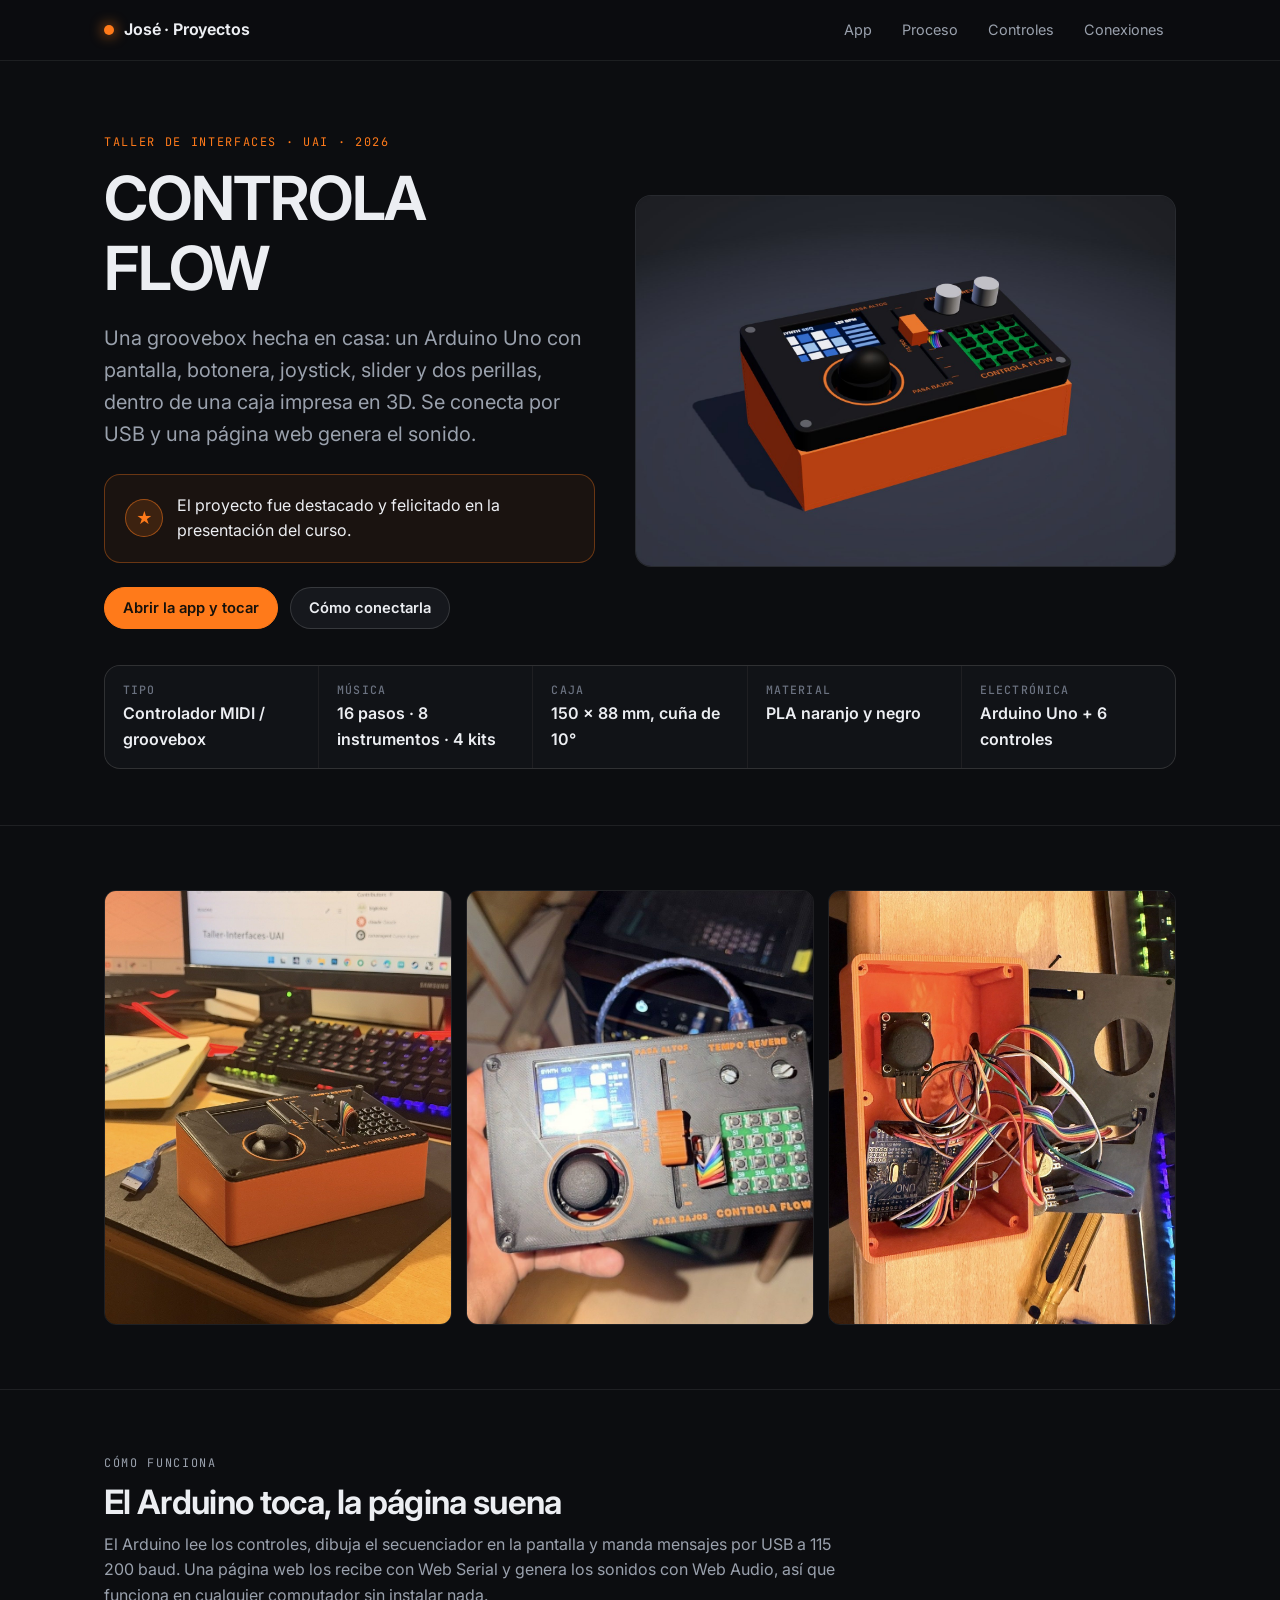
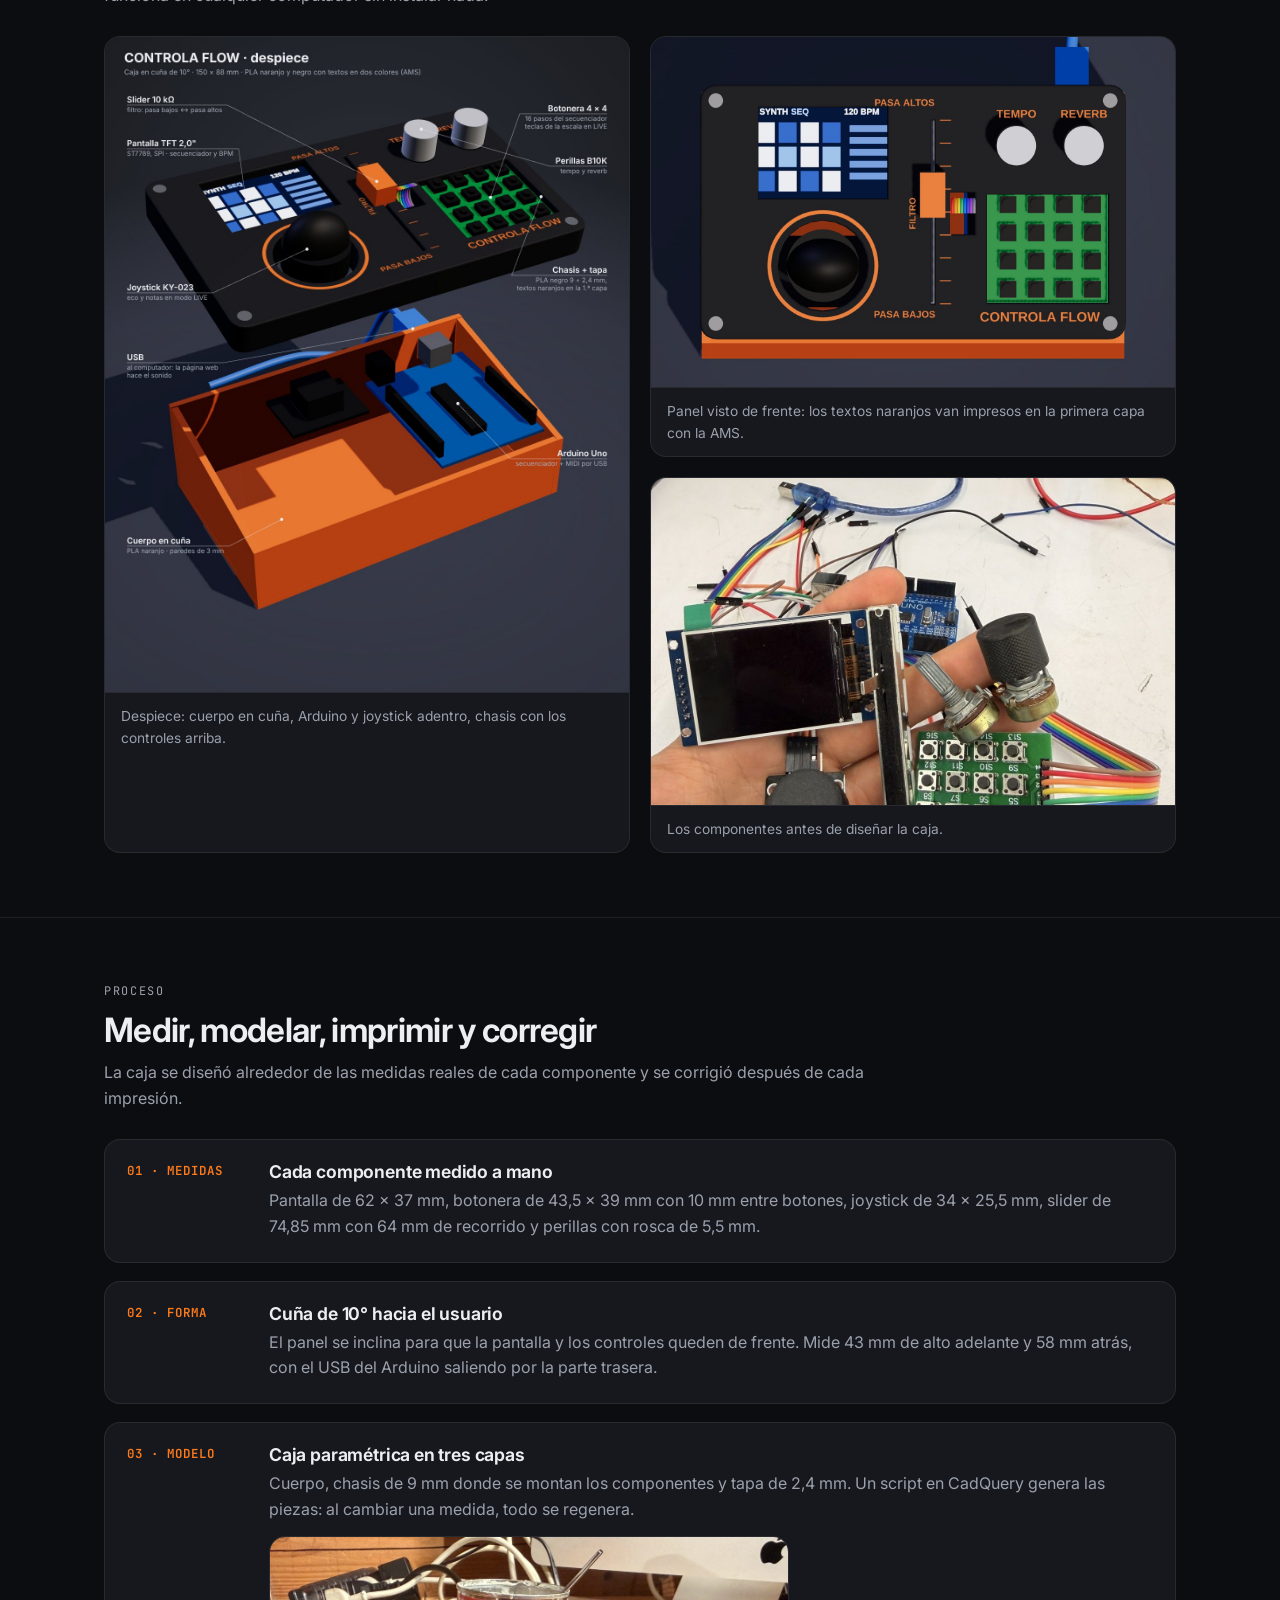
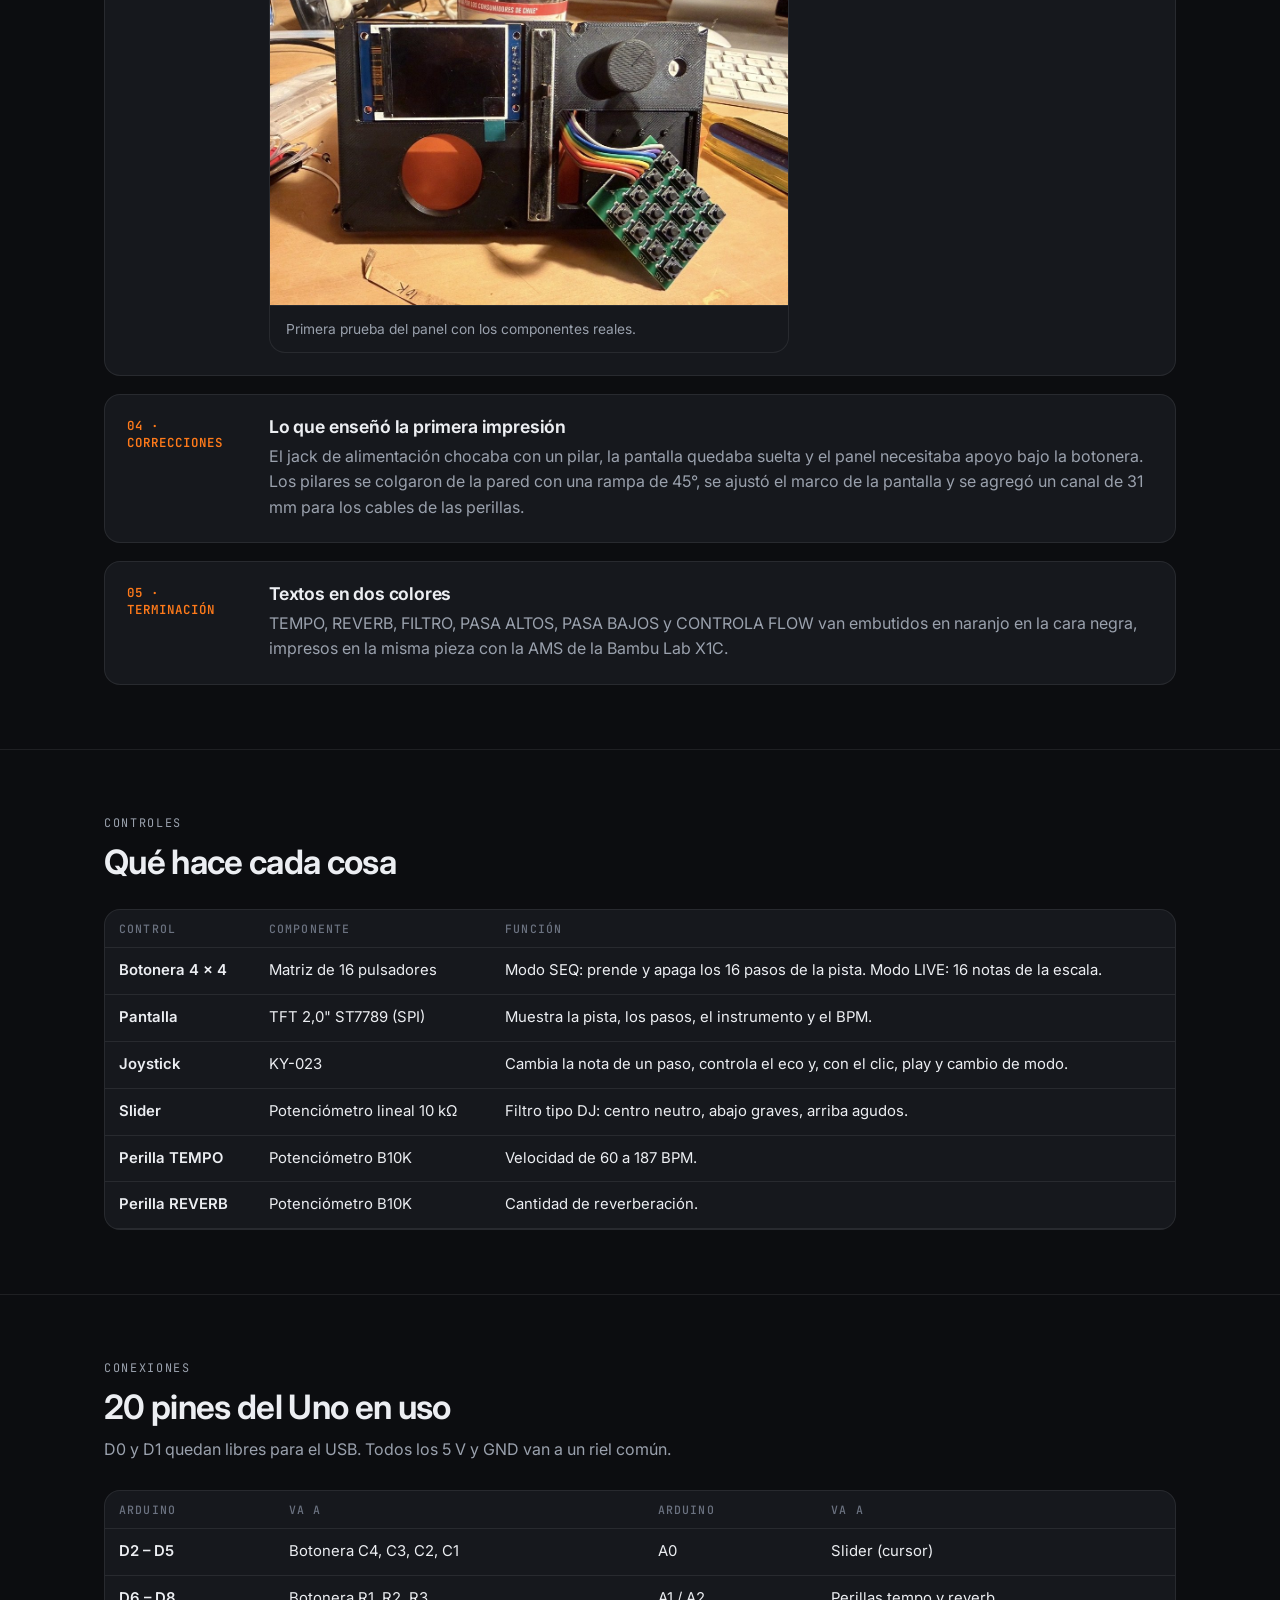
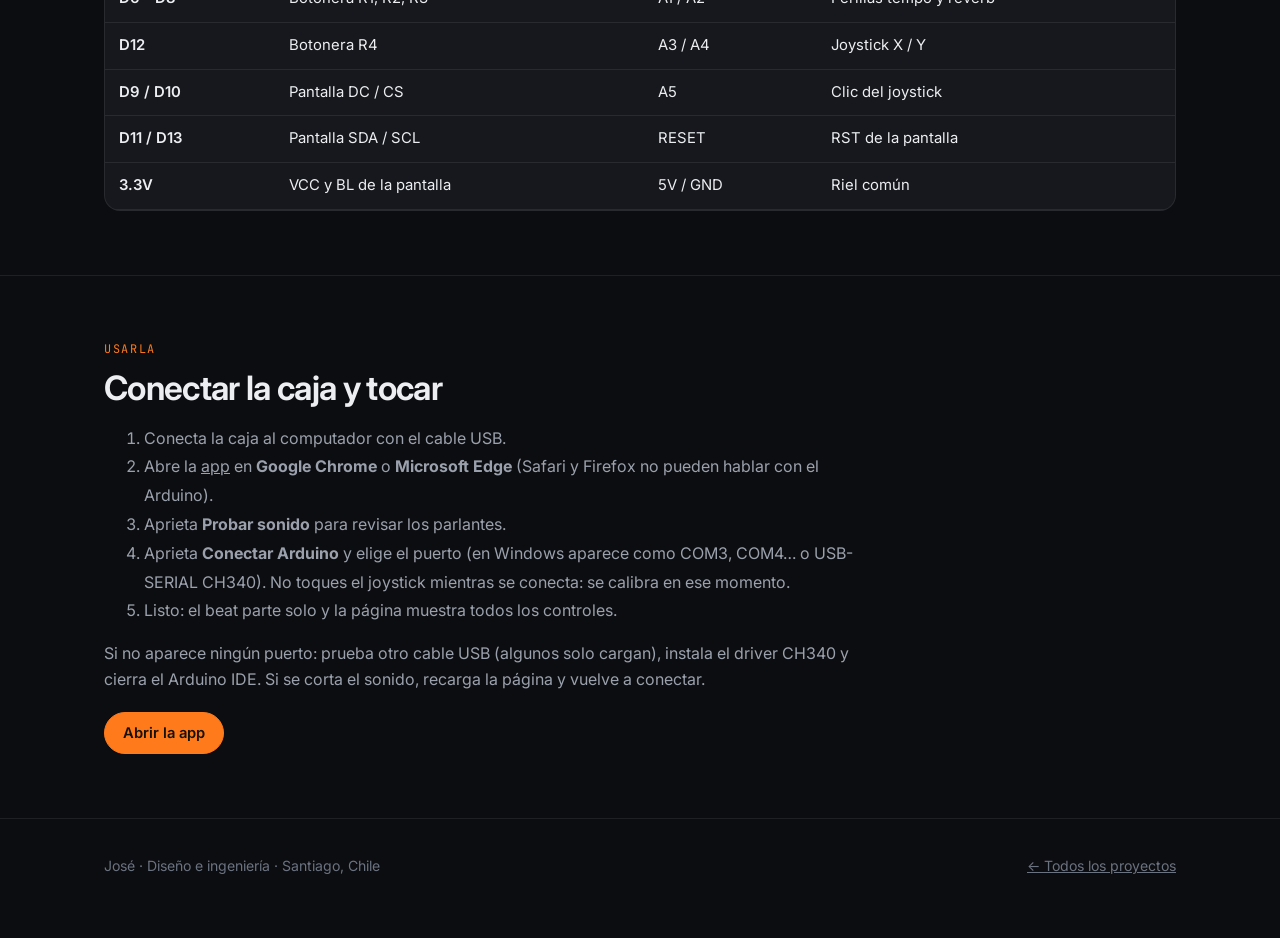
<file: controla-flow/index.html>
<!DOCTYPE html>
<html lang="es">
<head>
<meta charset="UTF-8">
<meta name="viewport" content="width=device-width, initial-scale=1">
<title>CONTROLA FLOW · José</title>
<meta name="description" content="Groovebox casero con Arduino Uno: secuenciador de 16 pasos, pantalla, joystick, slider y perillas en una caja impresa en 3D.">
<meta property="og:title" content="CONTROLA FLOW">
<meta property="og:image" content="img/render_hero.jpg">
<link rel="preconnect" href="https://fonts.googleapis.com"><link rel="preconnect" href="https://fonts.gstatic.com" crossorigin>
<link href="https://fonts.googleapis.com/css2?family=Inter:wght@400;500;600;700&family=JetBrains+Mono:wght@400;500;600&display=swap" rel="stylesheet">
<link rel="stylesheet" href="../css/site.css">
<style>
  .hero-grid{display:grid;grid-template-columns:minmax(0,1fr) minmax(0,1.1fr);gap:40px;align-items:center}
  @media (max-width:900px){.hero-grid{grid-template-columns:minmax(0,1fr)}}
  .photos{display:grid;grid-template-columns:repeat(3,minmax(0,1fr));gap:14px}
  .photos img{border-radius:12px;border:1px solid var(--line);width:100%;height:100%;object-fit:cover;aspect-ratio:4/5}
  @media (max-width:760px){.photos{grid-template-columns:repeat(2,minmax(0,1fr))}}
  .award{display:flex;gap:14px;align-items:center}
  .award .dot{width:38px;height:38px;border-radius:50%;background:rgba(255,122,26,.15);border:1px solid rgba(255,122,26,.5);display:grid;place-items:center;color:var(--accent);font-weight:700;flex:none}
</style>
</head>
<body>
<header class="topbar">
  <div class="wrap">
    <a class="brand" href="../index.html"><span class="brand-dot"></span>José · Proyectos</a>
    <nav class="nav"><a href="app.html">App</a><a href="#proceso">Proceso</a><a href="#controles">Controles</a><a href="#conexiones">Conexiones</a></nav>
  </div>
</header>

<main>
  <section class="hero">
    <div class="wrap hero-grid">
      <div>
        <p class="eyebrow">Taller de Interfaces · UAI · 2026</p>
        <h1 style="margin-top:12px">CONTROLA FLOW</h1>
        <p class="lead">Una groovebox hecha en casa: un Arduino Uno con pantalla, botonera, joystick, slider y dos perillas, dentro de una caja impresa en 3D. Se conecta por USB y una página web genera el sonido.</p>
        <div class="callout award" style="margin-top:24px"><span class="dot">★</span><p>El proyecto fue destacado y felicitado en la presentación del curso.</p></div>
        <div style="display:flex;gap:12px;flex-wrap:wrap;margin-top:24px">
          <a class="btn primary" href="app.html">Abrir la app y tocar</a>
          <a class="btn" href="#usar">Cómo conectarla</a>
        </div>
      </div>
      <figure class="figure"><img src="img/render_hero.jpg" alt="Render de CONTROLA FLOW: caja naranja con panel negro, pantalla, joystick, slider, perillas y botonera" width="1600" height="1100"></figure>
    </div>
    <div class="wrap">
      <dl class="hero-meta">
        <div><dt>Tipo</dt><dd>Controlador MIDI / groovebox</dd></div>
        <div><dt>Música</dt><dd>16 pasos · 8 instrumentos · 4 kits</dd></div>
        <div><dt>Caja</dt><dd>150 × 88 mm, cuña de 10°</dd></div>
        <div><dt>Material</dt><dd>PLA naranjo y negro</dd></div>
        <div><dt>Electrónica</dt><dd>Arduino Uno + 6 controles</dd></div>
      </dl>
    </div>
  </section>

  <section class="section">
    <div class="wrap">
      <div class="photos">
        <img src="img/escritorio.jpg" alt="CONTROLA FLOW terminado sobre el escritorio" loading="lazy">
        <img src="img/armado.jpg" alt="Panel con la pantalla encendida mostrando el secuenciador" loading="lazy">
        <img src="img/interior.jpg" alt="Interior de la caja con el Arduino, el joystick y el cableado" loading="lazy">
      </div>
    </div>
  </section>

  <section class="section" id="funciona">
    <div class="wrap">
      <div class="section-head"><p class="eyebrow">Cómo funciona</p><h2>El Arduino toca, la página suena</h2>
        <p>El Arduino lee los controles, dibuja el secuenciador en la pantalla y manda mensajes por USB a 115 200 baud. Una página web los recibe con Web Serial y genera los sonidos con Web Audio, así que funciona en cualquier computador sin instalar nada.</p></div>
      <div class="grid-2">
        <figure class="figure"><img src="img/render_explode.jpg" alt="Despiece de CONTROLA FLOW con sus componentes" loading="lazy"><figcaption>Despiece: cuerpo en cuña, Arduino y joystick adentro, chasis con los controles arriba.</figcaption></figure>
        <div style="display:grid;gap:20px;align-content:start">
          <figure class="figure"><img src="img/render_top.jpg" alt="Vista superior del panel" loading="lazy"><figcaption>Panel visto de frente: los textos naranjos van impresos en la primera capa con la AMS.</figcaption></figure>
          <figure class="figure"><img src="img/componentes.jpg" alt="Componentes antes del montaje: pantalla, joystick, slider, perillas y botonera" loading="lazy" style="aspect-ratio:16/10;object-fit:cover"><figcaption>Los componentes antes de diseñar la caja.</figcaption></figure>
        </div>
      </div>
    </div>
  </section>

  <section class="section" id="proceso">
    <div class="wrap">
      <div class="section-head"><p class="eyebrow">Proceso</p><h2>Medir, modelar, imprimir y corregir</h2><p>La caja se diseñó alrededor de las medidas reales de cada componente y se corrigió después de cada impresión.</p></div>
      <div class="timeline">
        <div class="step"><span class="tag">01 · MEDIDAS</span><div><h3>Cada componente medido a mano</h3><p>Pantalla de 62 × 37 mm, botonera de 43,5 × 39 mm con 10 mm entre botones, joystick de 34 × 25,5 mm, slider de 74,85 mm con 64 mm de recorrido y perillas con rosca de 5,5 mm.</p></div></div>
        <div class="step"><span class="tag">02 · FORMA</span><div><h3>Cuña de 10° hacia el usuario</h3><p>El panel se inclina para que la pantalla y los controles queden de frente. Mide 43 mm de alto adelante y 58 mm atrás, con el USB del Arduino saliendo por la parte trasera.</p></div></div>
        <div class="step"><span class="tag">03 · MODELO</span><div><h3>Caja paramétrica en tres capas</h3><p>Cuerpo, chasis de 9 mm donde se montan los componentes y tapa de 2,4 mm. Un script en CadQuery genera las piezas: al cambiar una medida, todo se regenera.</p><figure class="figure" style="margin-top:14px;max-width:520px"><img src="img/panel_prueba.jpg" alt="Prueba del panel con la pantalla, el slider y la botonera" loading="lazy"><figcaption>Primera prueba del panel con los componentes reales.</figcaption></figure></div></div>
        <div class="step"><span class="tag">04 · CORRECCIONES</span><div><h3>Lo que enseñó la primera impresión</h3><p>El jack de alimentación chocaba con un pilar, la pantalla quedaba suelta y el panel necesitaba apoyo bajo la botonera. Los pilares se colgaron de la pared con una rampa de 45°, se ajustó el marco de la pantalla y se agregó un canal de 31 mm para los cables de las perillas.</p></div></div>
        <div class="step"><span class="tag">05 · TERMINACIÓN</span><div><h3>Textos en dos colores</h3><p>TEMPO, REVERB, FILTRO, PASA ALTOS, PASA BAJOS y CONTROLA FLOW van embutidos en naranjo en la cara negra, impresos en la misma pieza con la AMS de la Bambu Lab X1C.</p></div></div>
      </div>
    </div>
  </section>

  <section class="section" id="controles">
    <div class="wrap">
      <div class="section-head"><p class="eyebrow">Controles</p><h2>Qué hace cada cosa</h2></div>
      <div class="table-wrap"><table class="spec">
        <thead><tr><th>Control</th><th>Componente</th><th>Función</th></tr></thead>
        <tbody>
          <tr><td>Botonera 4 × 4</td><td>Matriz de 16 pulsadores</td><td>Modo SEQ: prende y apaga los 16 pasos de la pista. Modo LIVE: 16 notas de la escala.</td></tr>
          <tr><td>Pantalla</td><td>TFT 2,0" ST7789 (SPI)</td><td>Muestra la pista, los pasos, el instrumento y el BPM.</td></tr>
          <tr><td>Joystick</td><td>KY-023</td><td>Cambia la nota de un paso, controla el eco y, con el clic, play y cambio de modo.</td></tr>
          <tr><td>Slider</td><td>Potenciómetro lineal 10 kΩ</td><td>Filtro tipo DJ: centro neutro, abajo graves, arriba agudos.</td></tr>
          <tr><td>Perilla TEMPO</td><td>Potenciómetro B10K</td><td>Velocidad de 60 a 187 BPM.</td></tr>
          <tr><td>Perilla REVERB</td><td>Potenciómetro B10K</td><td>Cantidad de reverberación.</td></tr>
        </tbody>
      </table></div>
    </div>
  </section>

  <section class="section" id="conexiones">
    <div class="wrap">
      <div class="section-head"><p class="eyebrow">Conexiones</p><h2>20 pines del Uno en uso</h2><p>D0 y D1 quedan libres para el USB. Todos los 5 V y GND van a un riel común.</p></div>
      <div class="table-wrap"><table class="spec">
        <thead><tr><th>Arduino</th><th>Va a</th><th>Arduino</th><th>Va a</th></tr></thead>
        <tbody>
          <tr><td>D2 – D5</td><td>Botonera C4, C3, C2, C1</td><td>A0</td><td>Slider (cursor)</td></tr>
          <tr><td>D6 – D8</td><td>Botonera R1, R2, R3</td><td>A1 / A2</td><td>Perillas tempo y reverb</td></tr>
          <tr><td>D12</td><td>Botonera R4</td><td>A3 / A4</td><td>Joystick X / Y</td></tr>
          <tr><td>D9 / D10</td><td>Pantalla DC / CS</td><td>A5</td><td>Clic del joystick</td></tr>
          <tr><td>D11 / D13</td><td>Pantalla SDA / SCL</td><td>RESET</td><td>RST de la pantalla</td></tr>
          <tr><td>3.3V</td><td>VCC y BL de la pantalla</td><td>5V / GND</td><td>Riel común</td></tr>
        </tbody>
      </table></div>
    </div>
  </section>
<section class="section" id="usar">
    <div class="wrap">
      <p class="eyebrow">Usarla</p>
      <h2 style="margin-top:10px">Conectar la caja y tocar</h2>
      <ol class="muted" style="line-height:1.8;max-width:760px;margin-top:16px">
        <li>Conecta la caja al computador con el cable USB.</li>
        <li>Abre la <a href="app.html">app</a> en <b>Google Chrome</b> o <b>Microsoft Edge</b> (Safari y Firefox no pueden hablar con el Arduino).</li>
        <li>Aprieta <b>Probar sonido</b> para revisar los parlantes.</li>
        <li>Aprieta <b>Conectar Arduino</b> y elige el puerto (en Windows aparece como COM3, COM4… o USB-SERIAL CH340). No toques el joystick mientras se conecta: se calibra en ese momento.</li>
        <li>Listo: el beat parte solo y la página muestra todos los controles.</li>
      </ol>
      <p class="muted" style="margin-top:14px;max-width:760px">Si no aparece ningún puerto: prueba otro cable USB (algunos solo cargan), instala el driver CH340 y cierra el Arduino IDE. Si se corta el sonido, recarga la página y vuelve a conectar.</p>
      <a class="btn primary" href="app.html" style="margin-top:20px;display:inline-block">Abrir la app</a>
    </div>
  </section>
</main>

<footer class="site-foot"><div class="wrap"><span>José · Diseño e ingeniería · Santiago, Chile</span><a href="../index.html">← Todos los proyectos</a></div></footer>
</body>
</html>
</file>
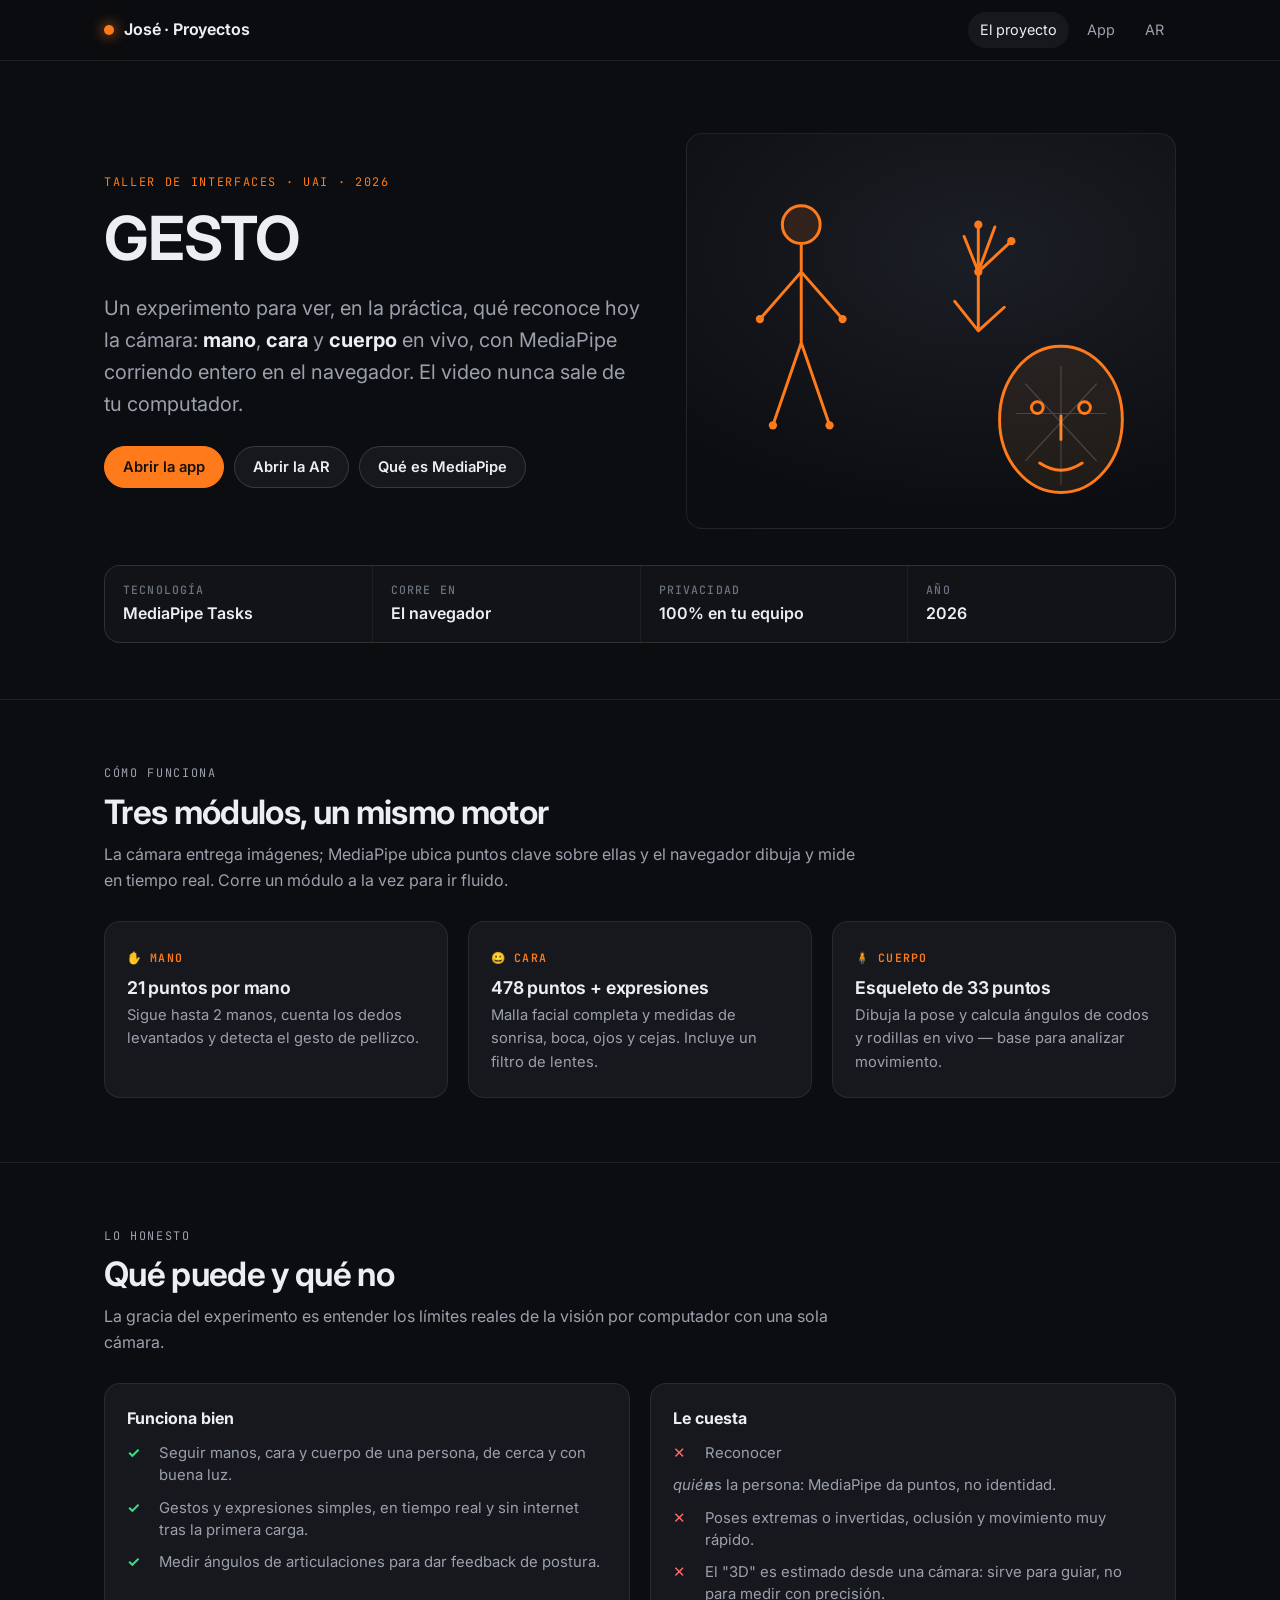
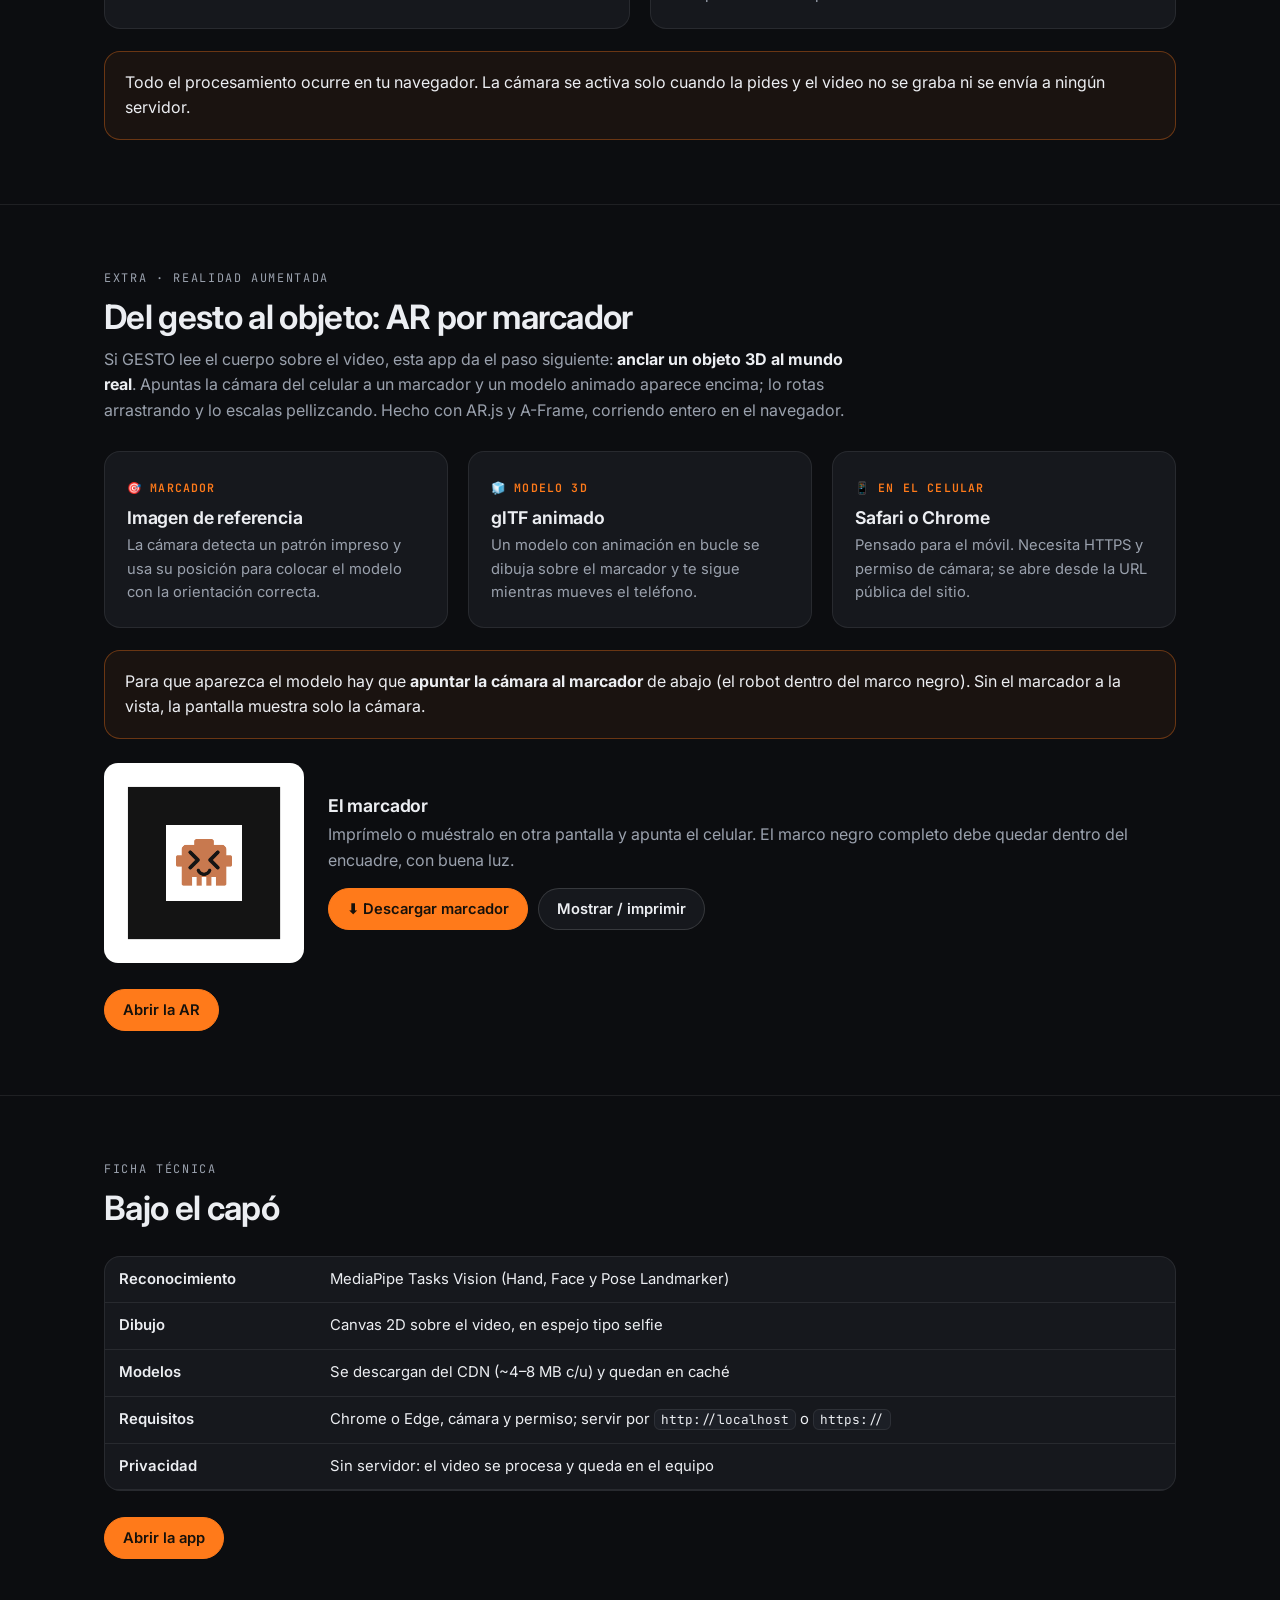
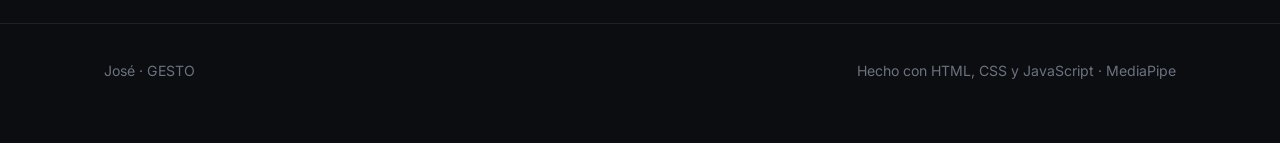
<file: gesto/index.html>
<!DOCTYPE html>
<html lang="es">
<head>
<meta charset="UTF-8">
<meta name="viewport" content="width=device-width, initial-scale=1">
<title>GESTO · José</title>
<meta name="description" content="Reconocimiento de mano, cara y cuerpo en vivo con la cámara, en el navegador con MediaPipe. Experimento para entender qué puede y qué no la visión por computador.">
<meta property="og:title" content="GESTO">
<meta property="og:description" content="Reconocimiento de mano, cara y cuerpo en vivo con la cámara, en el navegador.">
<link rel="preconnect" href="https://fonts.googleapis.com"><link rel="preconnect" href="https://fonts.gstatic.com" crossorigin>
<link href="https://fonts.googleapis.com/css2?family=Inter:wght@400;500;600;700&family=JetBrains+Mono:wght@400;500;600&display=swap" rel="stylesheet">
<link rel="stylesheet" href="../css/site.css">
<style>
  .hero-grid{display:grid;grid-template-columns:minmax(0,1.05fr) minmax(0,.95fr);gap:40px;align-items:center}
  @media (max-width:900px){.hero-grid{grid-template-columns:minmax(0,1fr)}}
  .hero-art{background:radial-gradient(120% 90% at 60% 30%,#1b1e25 0%,#0c0d10 75%);border:1px solid var(--line);border-radius:var(--radius);padding:8px}
  .hero-art svg{width:100%;height:auto;display:block}
  .mod-card{background:var(--surface);border:1px solid var(--line);border-radius:var(--radius);padding:22px}
  .mod-card .k{font:600 .72rem var(--mono);color:var(--accent);letter-spacing:.1em;text-transform:uppercase}
  .mod-card h3{margin:8px 0 6px}
  .mod-card p{color:var(--muted);font-size:.92rem}
  .yn{display:grid;grid-template-columns:repeat(2,minmax(0,1fr));gap:20px}
  @media (max-width:760px){.yn{grid-template-columns:minmax(0,1fr)}}
  .yn ul{list-style:none;margin:10px 0 0;padding:0;display:grid;gap:10px}
  .yn li{display:grid;grid-template-columns:22px 1fr;gap:10px;color:var(--muted);font-size:.93rem;line-height:1.5}
  .yn .ok li::before{content:"✓";color:var(--ok);font-weight:700}
  .yn .no li::before{content:"✕";color:#ff6b6b;font-weight:700}
  @media (max-width:620px){.marker-row{grid-template-columns:minmax(0,1fr)!important;justify-items:center;text-align:center}}
</style>
</head>
<body>
<header class="topbar">
  <div class="wrap">
    <a class="brand" href="../index.html"><span class="brand-dot"></span>José · Proyectos</a>
    <nav class="nav">
      <a href="index.html" aria-current="page">El proyecto</a>
      <a href="app.html">App</a>
      <a href="ar/">AR</a>
    </nav>
  </div>
</header>

<main>
  <!-- HERO -->
  <section class="hero">
    <div class="wrap hero-grid">
      <div>
        <p class="eyebrow">Taller de Interfaces · UAI · 2026</p>
        <h1 style="margin-top:12px">GESTO</h1>
        <p class="lead">Un experimento para ver, en la práctica, qué reconoce hoy la cámara: <b style="color:var(--text)">mano</b>, <b style="color:var(--text)">cara</b> y <b style="color:var(--text)">cuerpo</b> en vivo, con MediaPipe corriendo entero en el navegador. El video nunca sale de tu computador.</p>
        <div class="btn-row" style="margin-top:26px">
          <a class="btn primary" href="app.html">Abrir la app</a>
          <a class="btn" href="ar/">Abrir la AR</a>
          <a class="btn" href="https://ai.google.dev/edge/mediapipe" target="_blank" rel="noopener">Qué es MediaPipe</a>
        </div>
      </div>
      <div class="hero-art" aria-hidden="true">
        <svg viewBox="0 0 400 320" xmlns="http://www.w3.org/2000/svg" fill="none">
          <g stroke="#ff7a1a" stroke-width="2.5" stroke-linecap="round" stroke-linejoin="round">
            <!-- cuerpo -->
            <circle cx="90" cy="70" r="16" fill="rgba(255,122,26,.12)"/>
            <path d="M90 86 V170 M90 110 L55 150 M90 110 L125 150 M90 170 L66 240 M90 170 L114 240"/>
            <!-- mano -->
            <g transform="translate(210 40)">
              <path d="M30 120 V70 M30 70 L18 40 M30 70 L30 30 M30 70 L44 32 M30 70 L58 44 M30 120 L10 95 M30 120 L52 100"/>
            </g>
            <!-- cara (malla simplificada) -->
            <g transform="translate(250 180)">
              <ellipse cx="60" cy="55" rx="52" ry="62" fill="rgba(255,177,92,.08)"/>
              <circle cx="40" cy="45" r="5"/><circle cx="80" cy="45" r="5"/>
              <path d="M60 52 V72 M42 92 Q60 104 78 92"/>
              <path d="M22 50 L98 50 M60 10 L60 110 M30 25 L90 90 M90 25 L30 90" stroke="rgba(236,238,242,.18)" stroke-width="1"/>
            </g>
          </g>
          <g fill="#ff7a1a">
            <circle cx="55" cy="150" r="3.5"/><circle cx="125" cy="150" r="3.5"/><circle cx="66" cy="240" r="3.5"/><circle cx="114" cy="240" r="3.5"/>
            <circle cx="240" cy="70" r="3.5"/><circle cx="240" cy="110" r="3.5"/><circle cx="268" cy="84" r="3.5"/>
          </g>
        </svg>
      </div>
    </div>
    <div class="wrap">
      <dl class="hero-meta">
        <div><dt>Tecnología</dt><dd>MediaPipe Tasks</dd></div>
        <div><dt>Corre en</dt><dd>El navegador</dd></div>
        <div><dt>Privacidad</dt><dd>100% en tu equipo</dd></div>
        <div><dt>Año</dt><dd>2026</dd></div>
      </dl>
    </div>
  </section>

  <!-- CÓMO FUNCIONA -->
  <section class="section">
    <div class="wrap">
      <div class="section-head">
        <p class="eyebrow">Cómo funciona</p>
        <h2>Tres módulos, un mismo motor</h2>
        <p>La cámara entrega imágenes; MediaPipe ubica puntos clave sobre ellas y el navegador dibuja y mide en tiempo real. Corre un módulo a la vez para ir fluido.</p>
      </div>
      <div class="grid-3">
        <article class="mod-card"><span class="k">✋ Mano</span><h3>21 puntos por mano</h3><p>Sigue hasta 2 manos, cuenta los dedos levantados y detecta el gesto de pellizco.</p></article>
        <article class="mod-card"><span class="k">😀 Cara</span><h3>478 puntos + expresiones</h3><p>Malla facial completa y medidas de sonrisa, boca, ojos y cejas. Incluye un filtro de lentes.</p></article>
        <article class="mod-card"><span class="k">🧍 Cuerpo</span><h3>Esqueleto de 33 puntos</h3><p>Dibuja la pose y calcula ángulos de codos y rodillas en vivo — base para analizar movimiento.</p></article>
      </div>
    </div>
  </section>

  <!-- QUÉ PUEDE Y QUÉ NO -->
  <section class="section">
    <div class="wrap">
      <div class="section-head">
        <p class="eyebrow">Lo honesto</p>
        <h2>Qué puede y qué no</h2>
        <p>La gracia del experimento es entender los límites reales de la visión por computador con una sola cámara.</p>
      </div>
      <div class="yn">
        <div class="panel"><b>Funciona bien</b><ul class="ok">
          <li>Seguir manos, cara y cuerpo de una persona, de cerca y con buena luz.</li>
          <li>Gestos y expresiones simples, en tiempo real y sin internet tras la primera carga.</li>
          <li>Medir ángulos de articulaciones para dar feedback de postura.</li>
        </ul></div>
        <div class="panel"><b>Le cuesta</b><ul class="no">
          <li>Reconocer <i>quién</i> es la persona: MediaPipe da puntos, no identidad.</li>
          <li>Poses extremas o invertidas, oclusión y movimiento muy rápido.</li>
          <li>El "3D" es estimado desde una cámara: sirve para guiar, no para medir con precisión.</li>
        </ul></div>
      </div>
      <div class="callout" style="margin-top:22px">Todo el procesamiento ocurre en tu navegador. La cámara se activa solo cuando la pides y el video no se graba ni se envía a ningún servidor.</div>
    </div>
  </section>

  <!-- REALIDAD AUMENTADA -->
  <section class="section">
    <div class="wrap">
      <div class="section-head">
        <p class="eyebrow">Extra · Realidad aumentada</p>
        <h2>Del gesto al objeto: AR por marcador</h2>
        <p>Si GESTO lee el cuerpo sobre el video, esta app da el paso siguiente: <b style="color:var(--text)">anclar un objeto 3D al mundo real</b>. Apuntas la cámara del celular a un marcador y un modelo animado aparece encima; lo rotas arrastrando y lo escalas pellizcando. Hecho con AR.js y A-Frame, corriendo entero en el navegador.</p>
      </div>
      <div class="grid-3">
        <article class="mod-card"><span class="k">🎯 Marcador</span><h3>Imagen de referencia</h3><p>La cámara detecta un patrón impreso y usa su posición para colocar el modelo con la orientación correcta.</p></article>
        <article class="mod-card"><span class="k">🧊 Modelo 3D</span><h3>glTF animado</h3><p>Un modelo con animación en bucle se dibuja sobre el marcador y te sigue mientras mueves el teléfono.</p></article>
        <article class="mod-card"><span class="k">📱 En el celular</span><h3>Safari o Chrome</h3><p>Pensado para el móvil. Necesita HTTPS y permiso de cámara; se abre desde la URL pública del sitio.</p></article>
      </div>
      <div class="callout" style="margin-top:22px">Para que aparezca el modelo hay que <b>apuntar la cámara al marcador</b> de abajo (el robot dentro del marco negro). Sin el marcador a la vista, la pantalla muestra solo la cámara.</div>

      <div style="display:grid;grid-template-columns:200px minmax(0,1fr);gap:24px;align-items:center;margin-top:24px" class="marker-row">
        <a href="ar/assets/marker.png" download="marcador-robot.png" style="display:block;background:#fff;border-radius:14px;padding:10px;border:1px solid var(--line)">
          <img src="ar/assets/marker.png" alt="Marcador del robot para AR" style="width:100%;height:auto;display:block;border-radius:6px" />
        </a>
        <div>
          <h3 style="margin:0 0 6px">El marcador</h3>
          <p style="color:var(--muted);margin:0 0 14px">Imprímelo o muéstralo en otra pantalla y apunta el celular. El marco negro completo debe quedar dentro del encuadre, con buena luz.</p>
          <div class="btn-row">
            <a class="btn primary" href="ar/assets/marker.png" download="marcador-robot.png">⬇ Descargar marcador</a>
            <a class="btn" href="ar/marcador.html" target="_blank" rel="noopener">Mostrar / imprimir</a>
          </div>
        </div>
      </div>

      <div class="btn-row" style="margin-top:26px"><a class="btn primary" href="ar/">Abrir la AR</a></div>
    </div>
  </section>

  <!-- FICHA -->
  <section class="section">
    <div class="wrap">
      <div class="section-head"><p class="eyebrow">Ficha técnica</p><h2>Bajo el capó</h2></div>
      <div class="table-wrap">
        <table class="spec">
          <tr><td>Reconocimiento</td><td>MediaPipe Tasks Vision (Hand, Face y Pose Landmarker)</td></tr>
          <tr><td>Dibujo</td><td>Canvas 2D sobre el video, en espejo tipo selfie</td></tr>
          <tr><td>Modelos</td><td>Se descargan del CDN (~4–8 MB c/u) y quedan en caché</td></tr>
          <tr><td>Requisitos</td><td>Chrome o Edge, cámara y permiso; servir por <code>http://localhost</code> o <code>https://</code></td></tr>
          <tr><td>Privacidad</td><td>Sin servidor: el video se procesa y queda en el equipo</td></tr>
        </table>
      </div>
      <div class="btn-row" style="margin-top:26px"><a class="btn primary" href="app.html">Abrir la app</a></div>
    </div>
  </section>
</main>

<footer class="site-foot"><div class="wrap"><span>José · GESTO</span><span>Hecho con HTML, CSS y JavaScript · MediaPipe</span></div></footer>
</body>
</html>
</file>
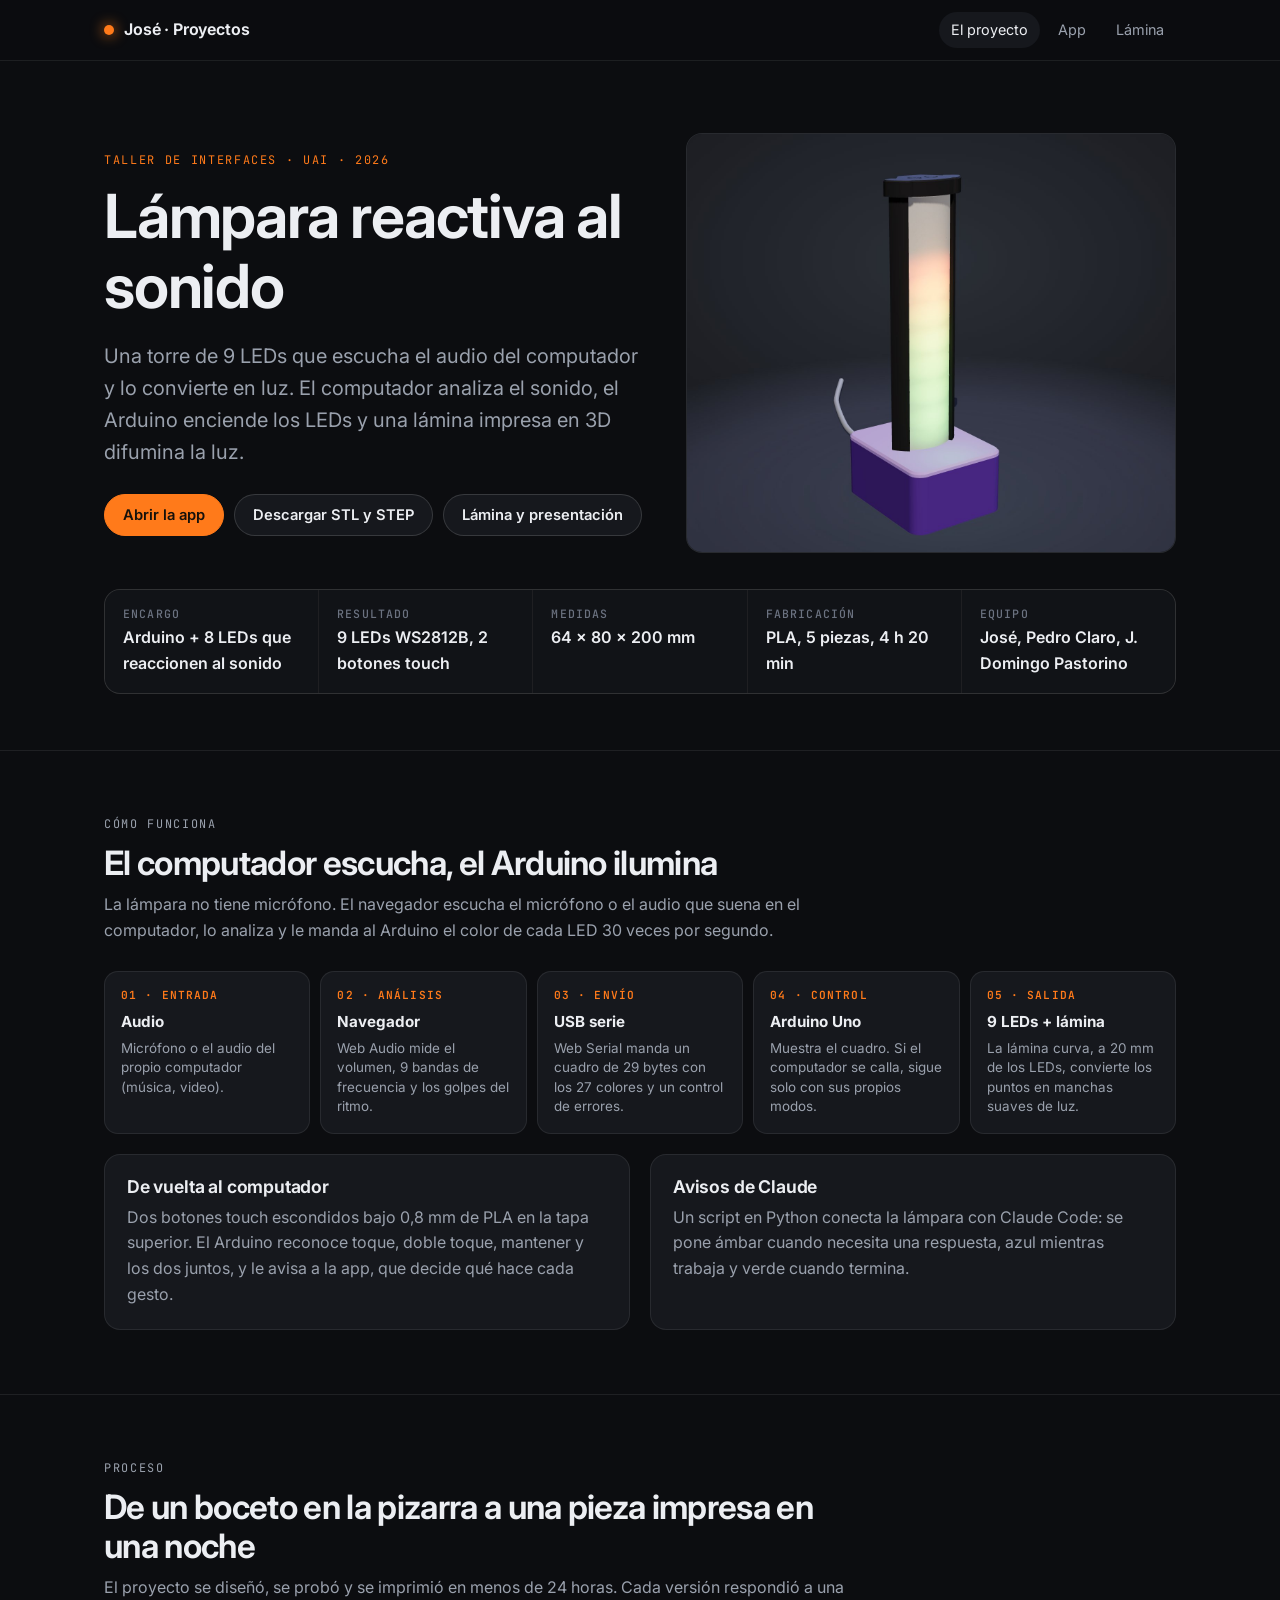
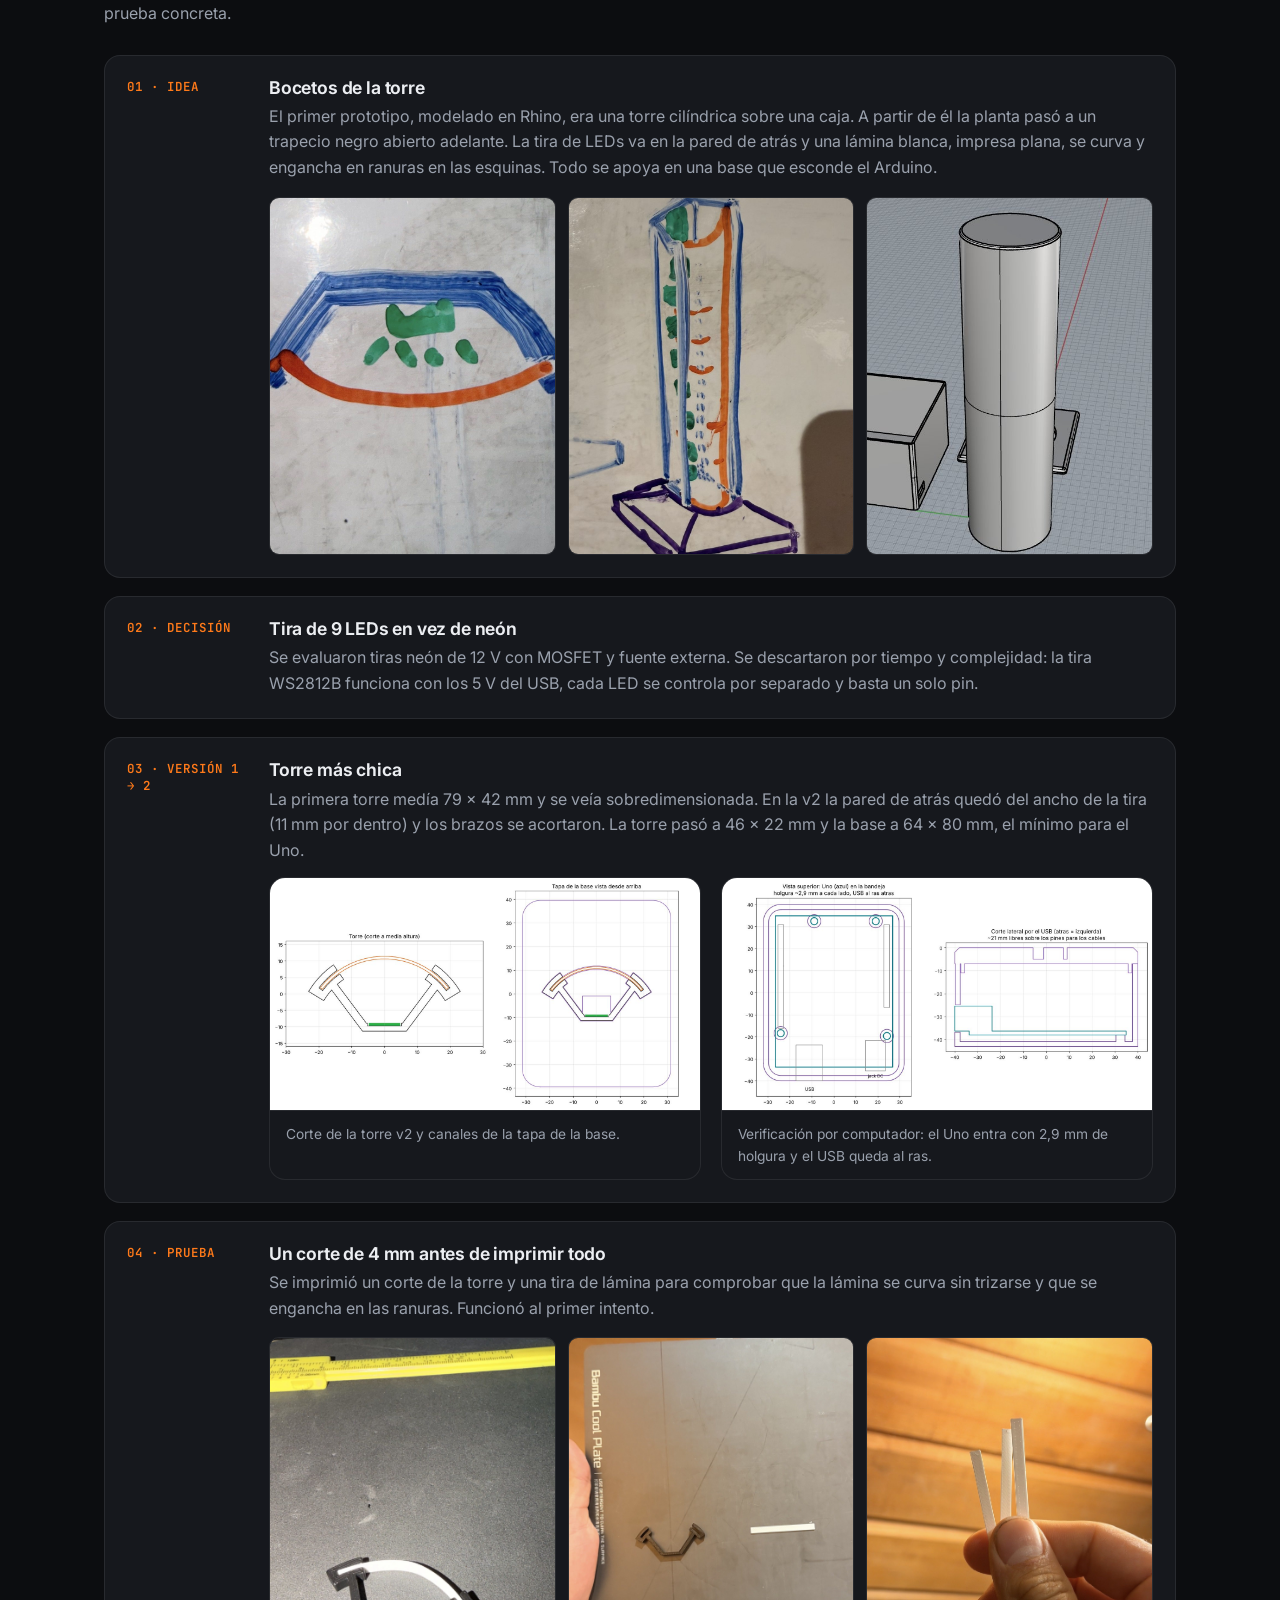
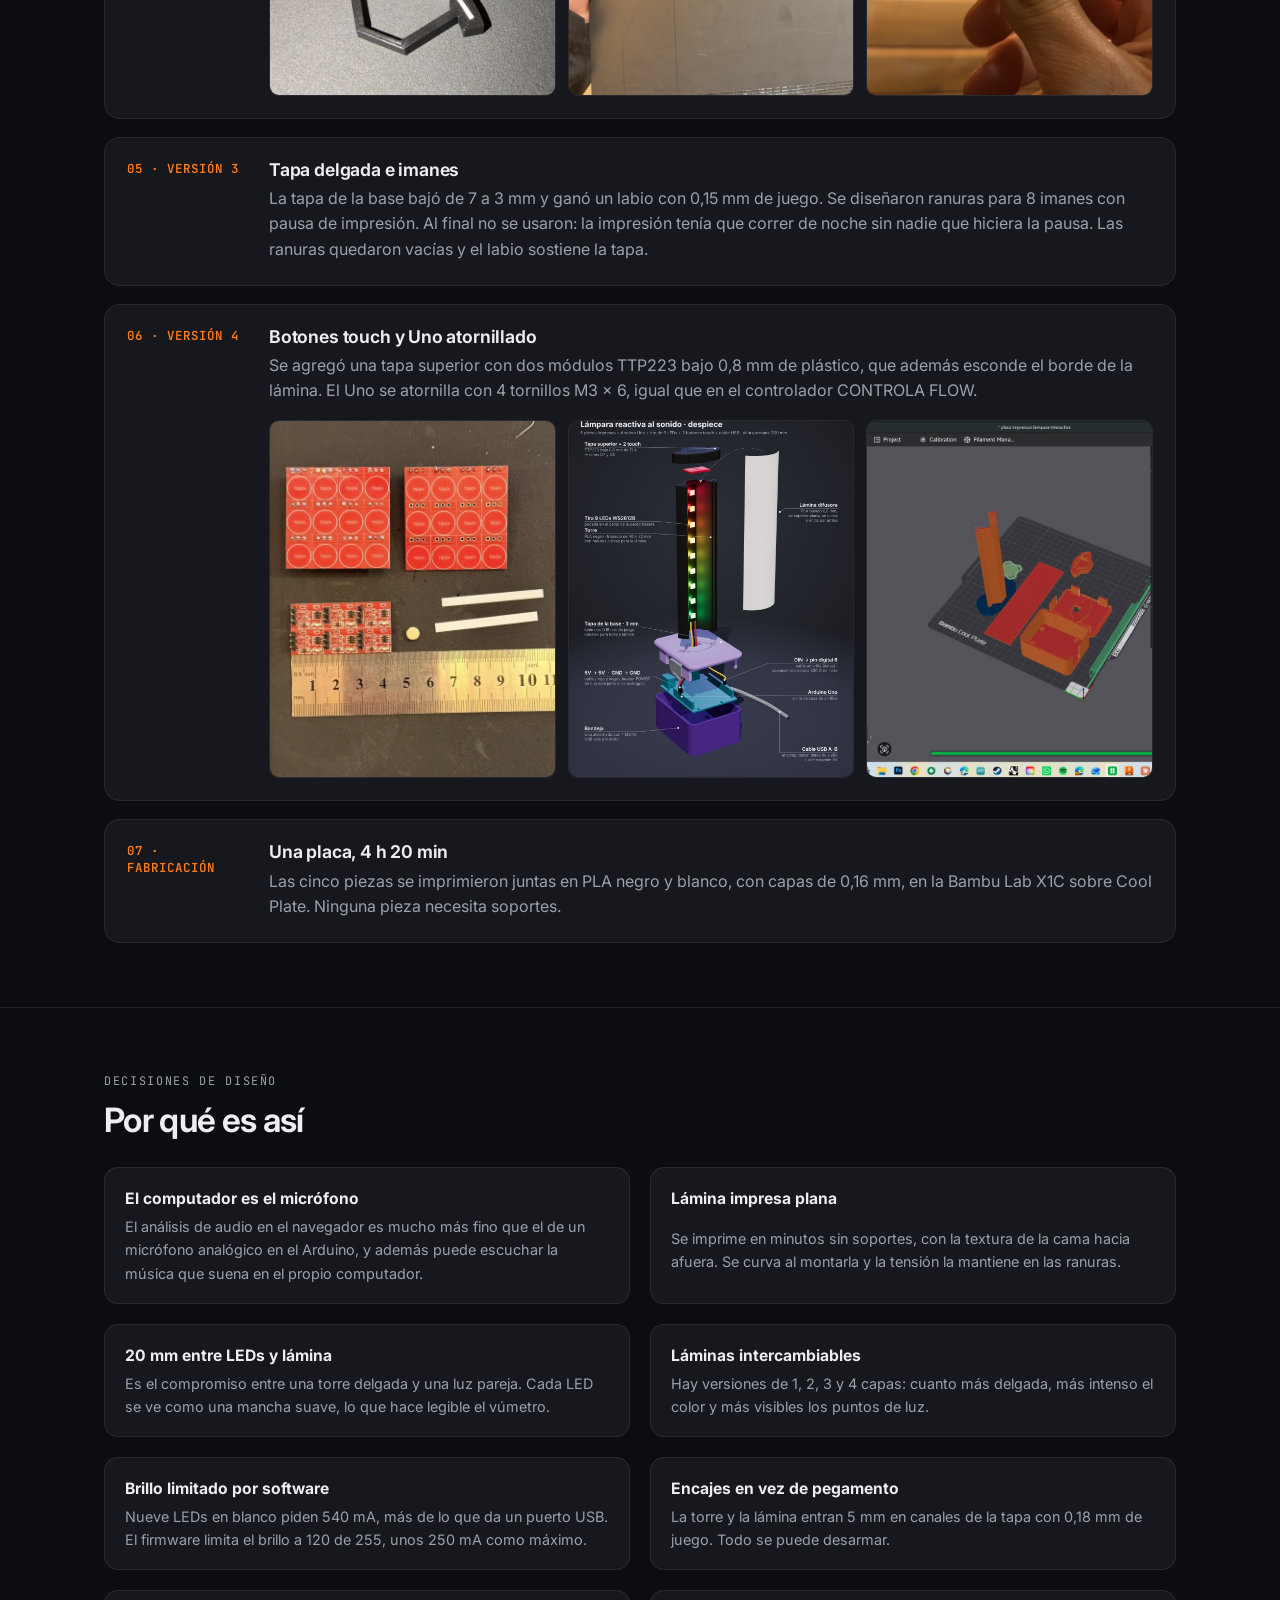
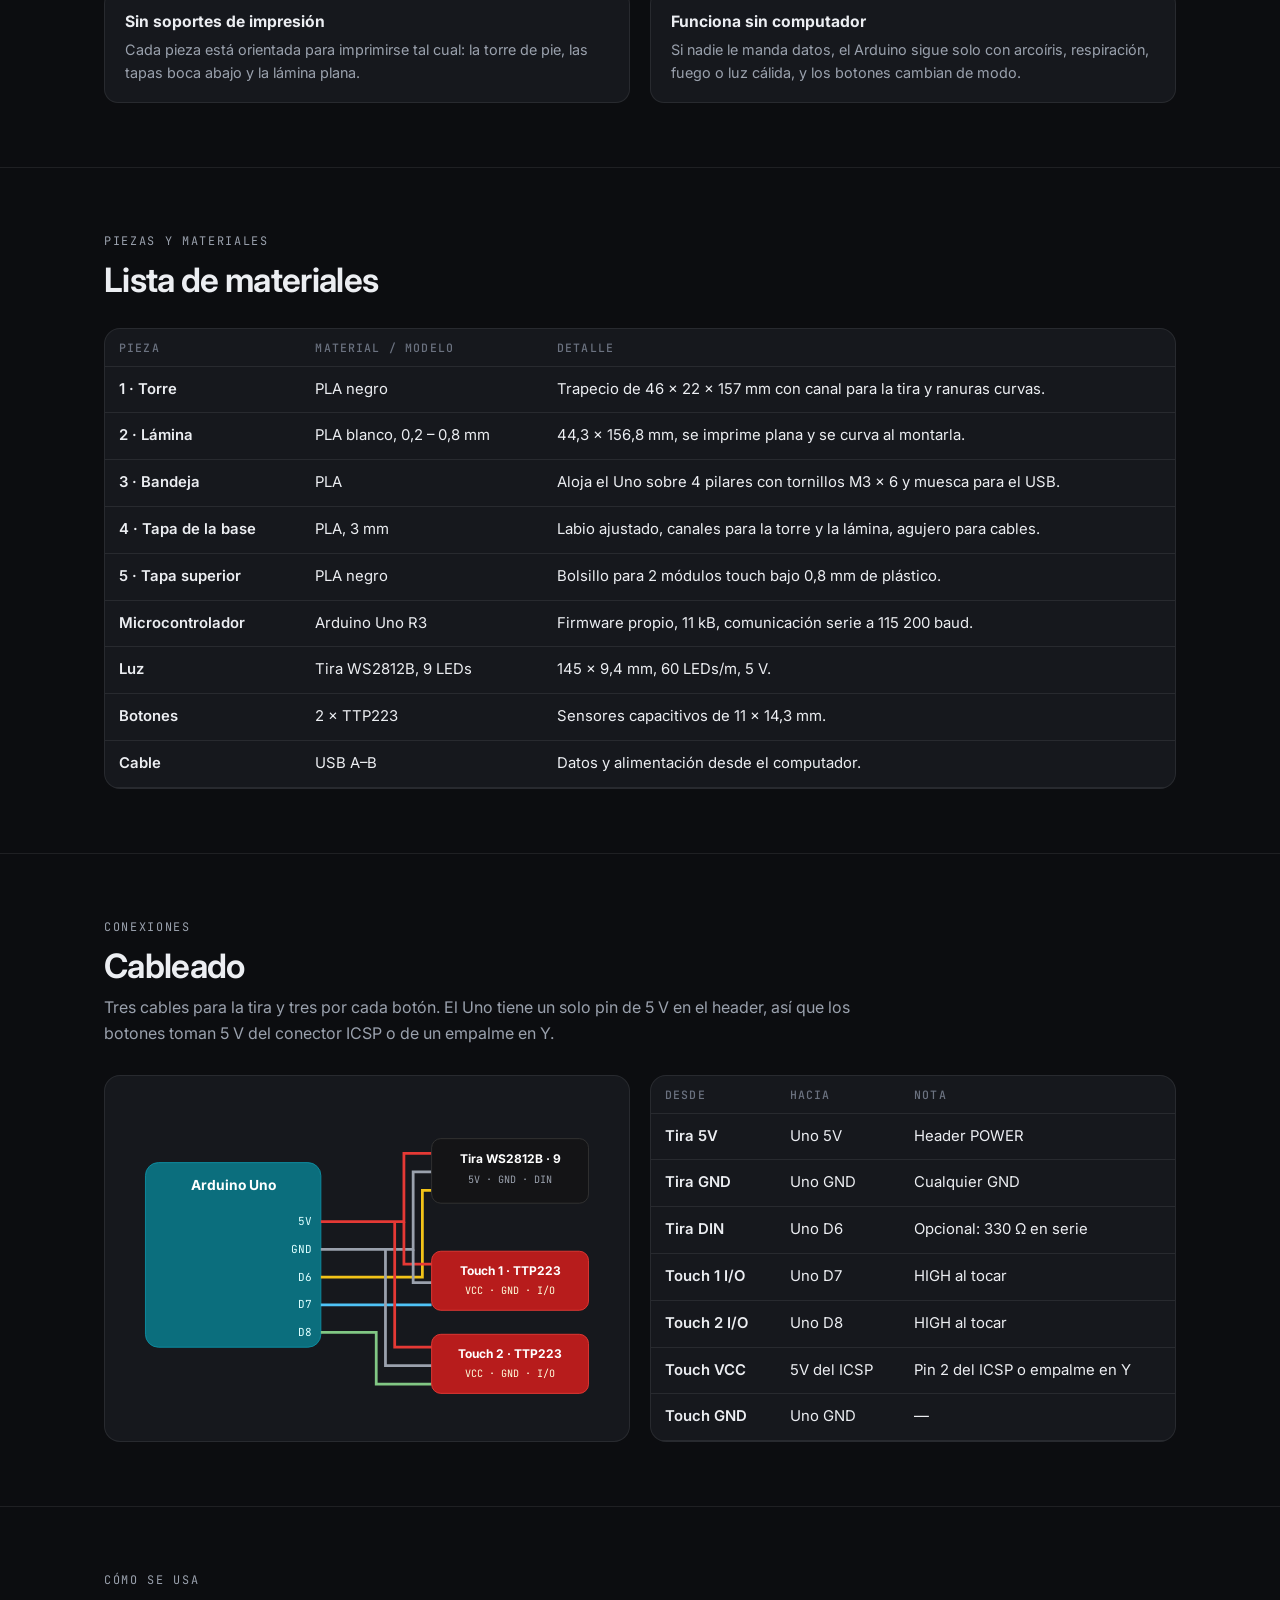
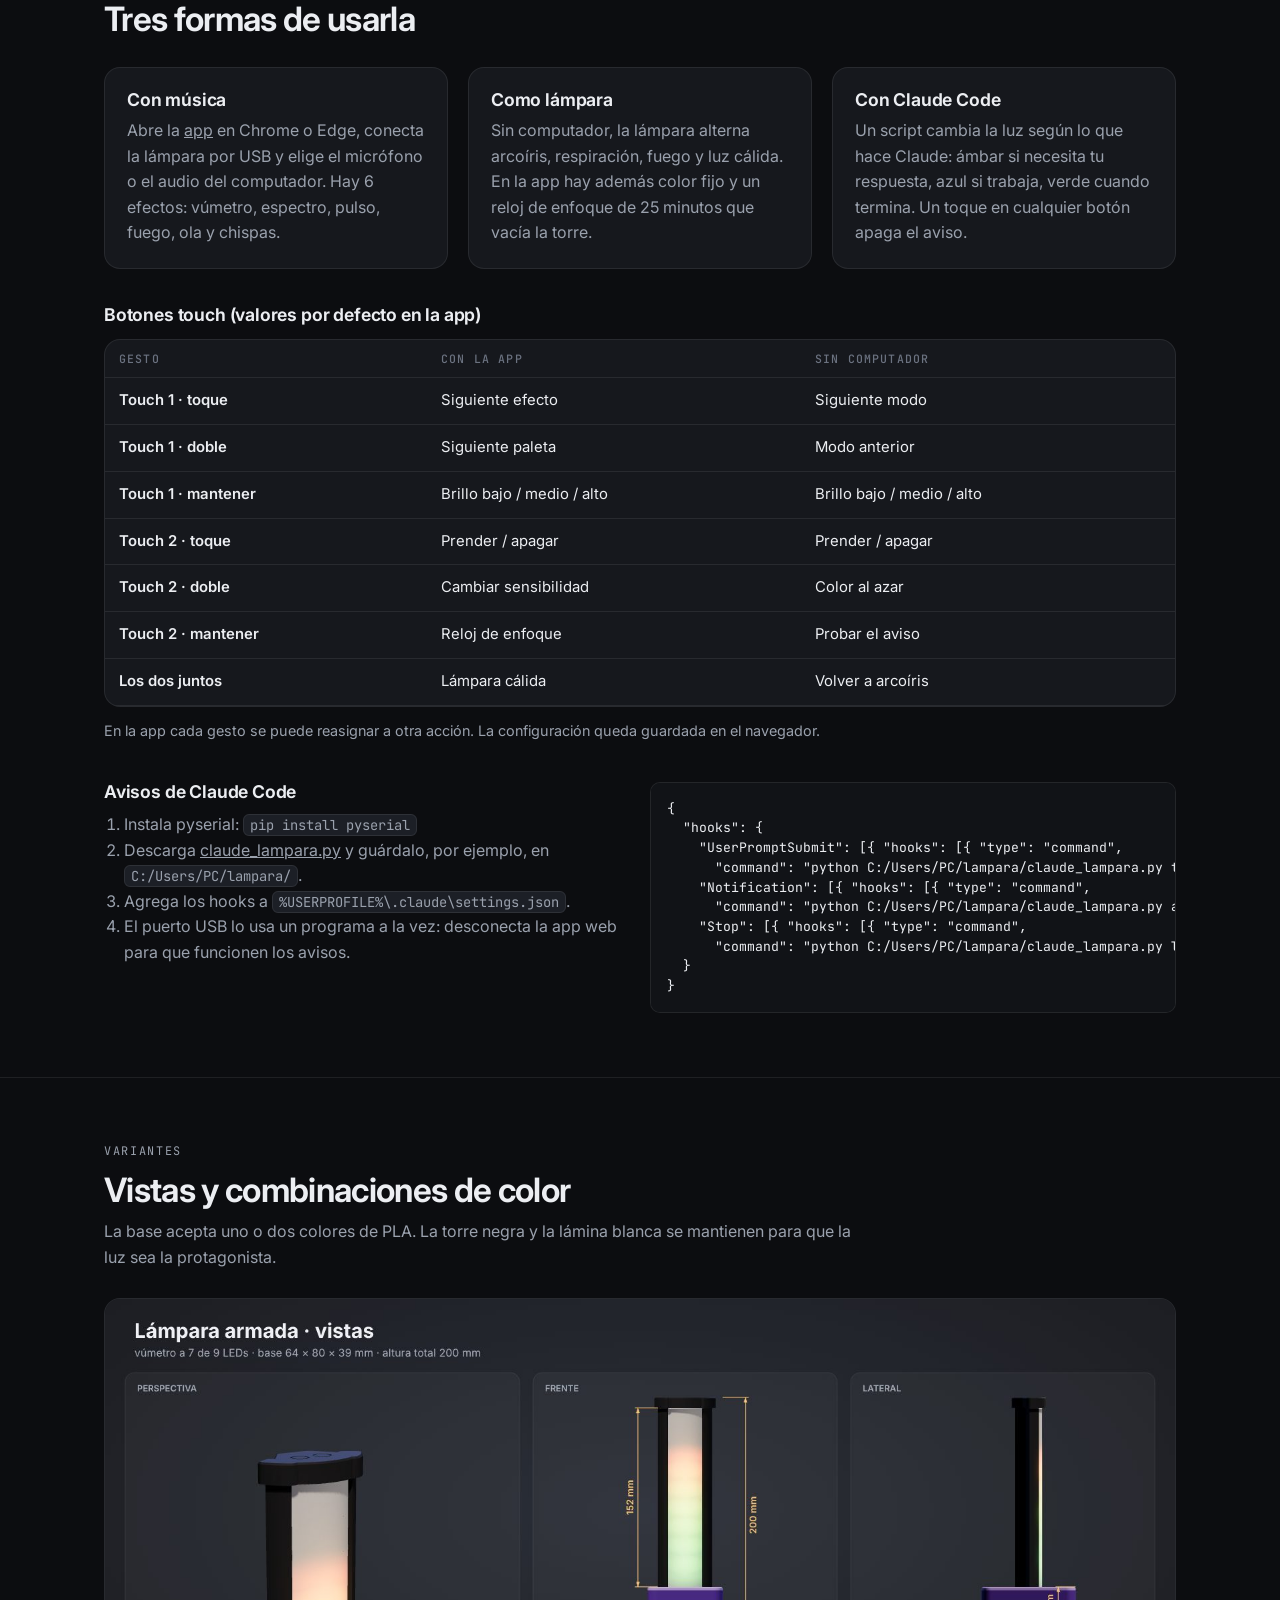
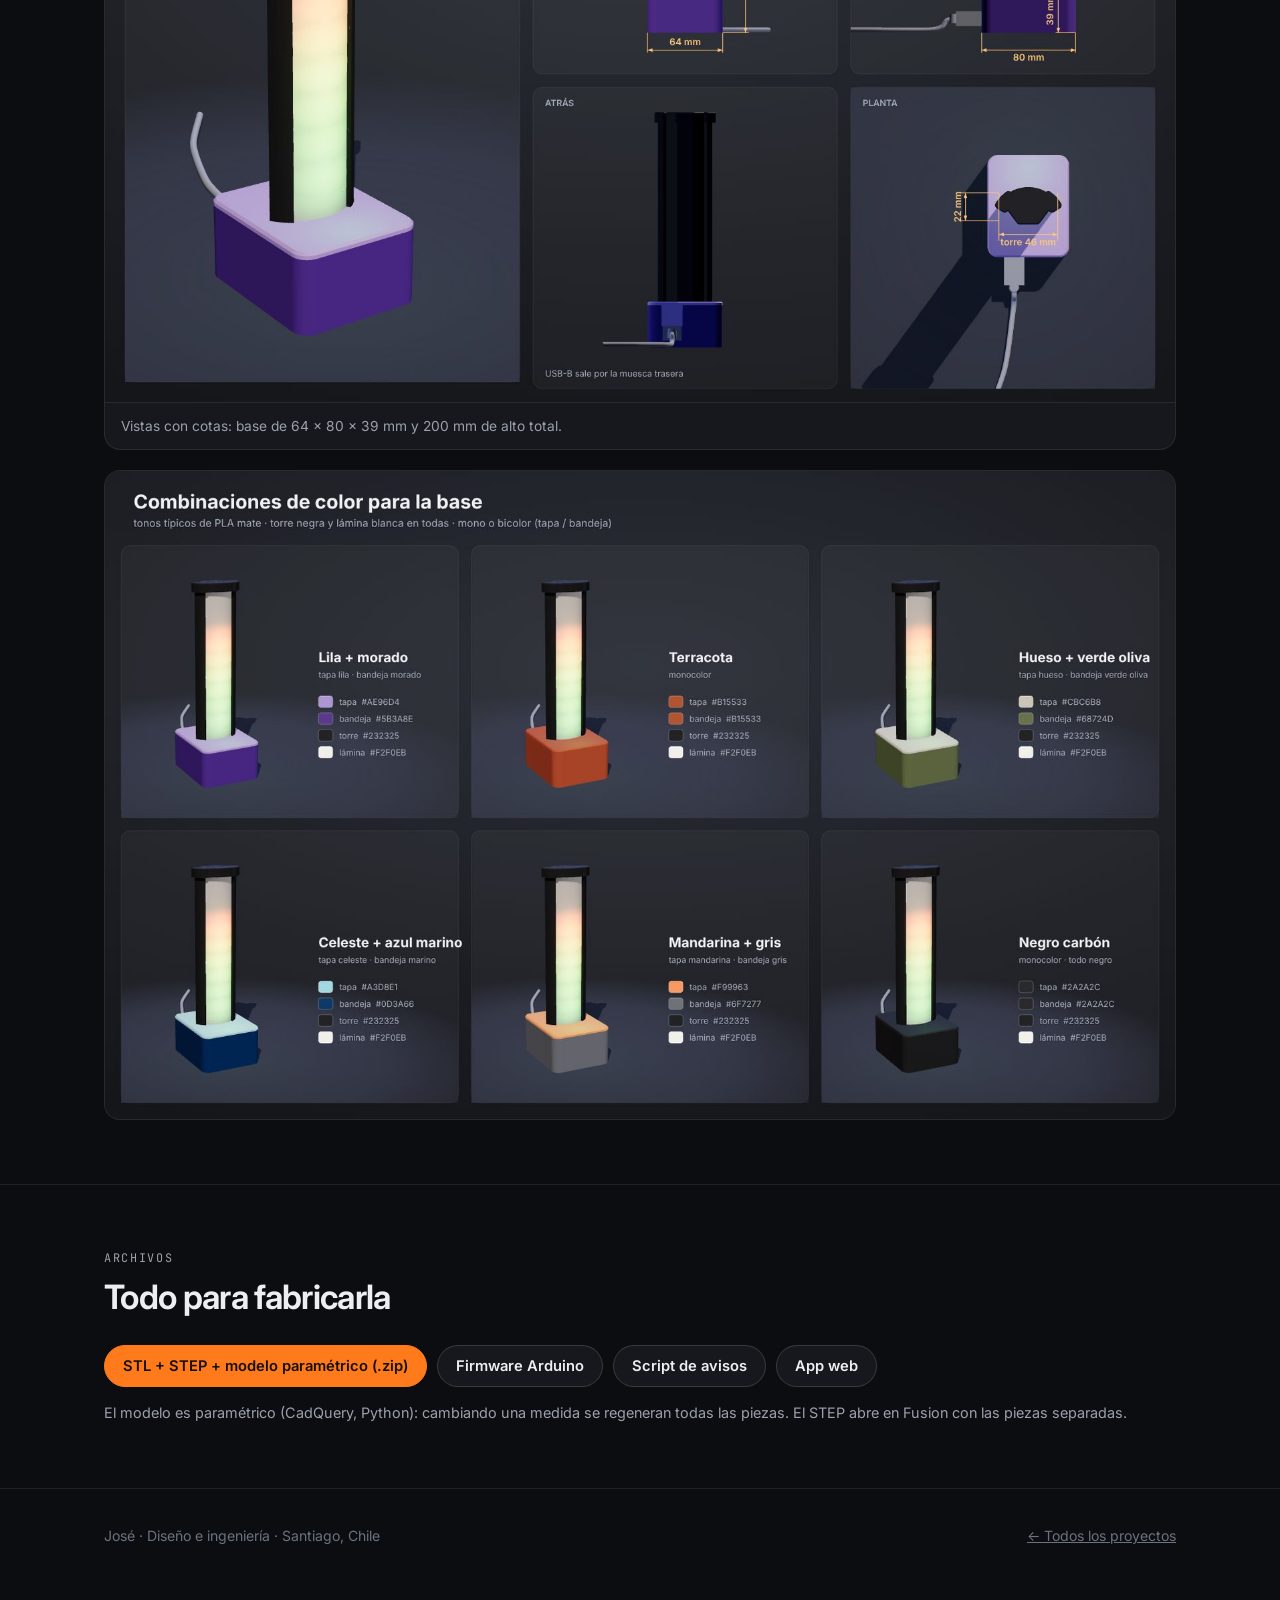
<file: lampara/index.html>
<!DOCTYPE html>
<html lang="es">
<head>
<meta charset="UTF-8">
<meta name="viewport" content="width=device-width, initial-scale=1">
<title>Lámpara reactiva al sonido · José</title>
<meta name="description" content="Torre de 9 LEDs que escucha el audio del computador y lo convierte en luz. Arduino Uno, impresión 3D y una app web.">
<meta property="og:title" content="Lámpara reactiva al sonido">
<meta property="og:description" content="Torre de 9 LEDs que escucha el audio del computador y lo convierte en luz.">
<meta property="og:image" content="img/render_vistas.jpg">
<link rel="preconnect" href="https://fonts.googleapis.com"><link rel="preconnect" href="https://fonts.gstatic.com" crossorigin>
<link href="https://fonts.googleapis.com/css2?family=Inter:wght@400;500;600;700&family=JetBrains+Mono:wght@400;500;600&display=swap" rel="stylesheet">
<link rel="stylesheet" href="../css/site.css">
<style>
  .hero-grid{display:grid;grid-template-columns:minmax(0,1.05fr) minmax(0,.95fr);gap:40px;align-items:center}
  @media (max-width:900px){.hero-grid{grid-template-columns:minmax(0,1fr)}}
  .flow{display:grid;grid-template-columns:repeat(5,minmax(0,1fr));gap:10px;align-items:stretch}
  .flow .node{background:var(--surface);border:1px solid var(--line);border-radius:14px;padding:16px;position:relative}
  .flow .node b{display:block;font-size:.95rem;margin-bottom:4px}
  .flow .node span{font-size:.84rem;color:var(--muted);display:block;line-height:1.45}
  .flow .node .k{font:600 .7rem var(--mono);color:var(--accent);letter-spacing:.1em;display:block;margin-bottom:8px}
  @media (max-width:900px){.flow{grid-template-columns:minmax(0,1fr)}}
  .decision{display:grid;grid-template-columns:minmax(0,1fr);gap:4px;padding:18px 20px;background:var(--surface);border:1px solid var(--line);border-radius:14px}
  .decision b{font-size:.98rem}
  .decision span{color:var(--muted);font-size:.9rem}
  .pics{display:grid;grid-template-columns:repeat(3,minmax(0,1fr));gap:12px;margin-top:16px}
  .pics img{border-radius:10px;border:1px solid var(--line);aspect-ratio:4/5;object-fit:cover;width:100%;height:auto}
  @media (max-width:700px){.pics{grid-template-columns:repeat(2,minmax(0,1fr))}}
  .wiring svg{width:100%;height:auto;display:block}
</style>
</head>
<body>
<header class="topbar">
  <div class="wrap">
    <a class="brand" href="../index.html"><span class="brand-dot"></span>José · Proyectos</a>
    <nav class="nav">
      <a href="index.html" aria-current="page">El proyecto</a>
      <a href="app.html">App</a>
      <a href="lamina.html">Lámina</a>
    </nav>
  </div>
</header>

<main>
  <!-- =============================== HERO =============================== -->
  <section class="hero">
    <div class="wrap hero-grid">
      <div>
        <p class="eyebrow">Taller de Interfaces · UAI · 2026</p>
        <h1 style="margin-top:12px">Lámpara reactiva al sonido</h1>
        <p class="lead">Una torre de 9 LEDs que escucha el audio del computador y lo convierte en luz. El computador analiza el sonido, el Arduino enciende los LEDs y una lámina impresa en 3D difumina la luz.</p>
        <div class="btn-row" style="margin-top:26px">
          <a class="btn primary" href="app.html">Abrir la app</a>
          <a class="btn" href="lampara_archivos.zip" download>Descargar STL y STEP</a>
          <a class="btn" href="lamina.html">Lámina y presentación</a>
        </div>
      </div>
      <figure class="figure"><img src="img/render_hero.jpg" alt="Render de la lámpara armada y encendida" width="1400" height="1200"></figure>
    </div>
    <div class="wrap">
      <dl class="hero-meta">
        <div><dt>Encargo</dt><dd>Arduino + 8 LEDs que reaccionen al sonido</dd></div>
        <div><dt>Resultado</dt><dd>9 LEDs WS2812B, 2 botones touch</dd></div>
        <div><dt>Medidas</dt><dd>64 × 80 × 200 mm</dd></div>
        <div><dt>Fabricación</dt><dd>PLA, 5 piezas, 4 h 20 min</dd></div>
        <div><dt>Equipo</dt><dd>José, Pedro Claro, J. Domingo Pastorino</dd></div>
      </dl>
    </div>
  </section>

  <!-- =============================== CÓMO FUNCIONA =============================== -->
  <section class="section" id="funciona">
    <div class="wrap">
      <div class="section-head">
        <p class="eyebrow">Cómo funciona</p>
        <h2>El computador escucha, el Arduino ilumina</h2>
        <p>La lámpara no tiene micrófono. El navegador escucha el micrófono o el audio que suena en el computador, lo analiza y le manda al Arduino el color de cada LED 30 veces por segundo.</p>
      </div>
      <div class="flow">
        <div class="node"><span class="k">01 · ENTRADA</span><b>Audio</b><span>Micrófono o el audio del propio computador (música, video).</span></div>
        <div class="node"><span class="k">02 · ANÁLISIS</span><b>Navegador</b><span>Web Audio mide el volumen, 9 bandas de frecuencia y los golpes del ritmo.</span></div>
        <div class="node"><span class="k">03 · ENVÍO</span><b>USB serie</b><span>Web Serial manda un cuadro de 29 bytes con los 27 colores y un control de errores.</span></div>
        <div class="node"><span class="k">04 · CONTROL</span><b>Arduino Uno</b><span>Muestra el cuadro. Si el computador se calla, sigue solo con sus propios modos.</span></div>
        <div class="node"><span class="k">05 · SALIDA</span><b>9 LEDs + lámina</b><span>La lámina curva, a 20 mm de los LEDs, convierte los puntos en manchas suaves de luz.</span></div>
      </div>
      <div class="grid-2" style="margin-top:20px">
        <div class="panel"><h3>De vuelta al computador</h3><p class="muted" style="margin-top:8px">Dos botones touch escondidos bajo 0,8 mm de PLA en la tapa superior. El Arduino reconoce toque, doble toque, mantener y los dos juntos, y le avisa a la app, que decide qué hace cada gesto.</p></div>
        <div class="panel"><h3>Avisos de Claude</h3><p class="muted" style="margin-top:8px">Un script en Python conecta la lámpara con Claude Code: se pone ámbar cuando necesita una respuesta, azul mientras trabaja y verde cuando termina.</p></div>
      </div>
    </div>
  </section>

  <!-- =============================== PROCESO =============================== -->
  <section class="section" id="proceso">
    <div class="wrap">
      <div class="section-head">
        <p class="eyebrow">Proceso</p>
        <h2>De un boceto en la pizarra a una pieza impresa en una noche</h2>
        <p>El proyecto se diseñó, se probó y se imprimió en menos de 24 horas. Cada versión respondió a una prueba concreta.</p>
      </div>
      <div class="timeline">
        <div class="step"><span class="tag">01 · IDEA</span><div>
          <h3>Bocetos de la torre</h3>
          <p>El primer prototipo, modelado en Rhino, era una torre cilíndrica sobre una caja. A partir de él la planta pasó a un trapecio negro abierto adelante. La tira de LEDs va en la pared de atrás y una lámina blanca, impresa plana, se curva y engancha en ranuras en las esquinas. Todo se apoya en una base que esconde el Arduino.</p>
          <div class="pics"><img src="img/boceto_planta.jpg" alt="Boceto en planta: trapecio azul, lámina naranja curva, LEDs verdes" loading="lazy"><img src="img/boceto_3d.jpg" alt="Boceto en perspectiva de la torre sobre la base" loading="lazy"><img src="img/prototipo_rhino.jpg" alt="Primer prototipo en Rhino: torre cilíndrica sobre una caja" loading="lazy"></div>
        </div></div>
        <div class="step"><span class="tag">02 · DECISIÓN</span><div>
          <h3>Tira de 9 LEDs en vez de neón</h3>
          <p>Se evaluaron tiras neón de 12 V con MOSFET y fuente externa. Se descartaron por tiempo y complejidad: la tira WS2812B funciona con los 5 V del USB, cada LED se controla por separado y basta un solo pin.</p>
        </div></div>
        <div class="step"><span class="tag">03 · VERSIÓN 1 → 2</span><div>
          <h3>Torre más chica</h3>
          <p>La primera torre medía 79 × 42 mm y se veía sobredimensionada. En la v2 la pared de atrás quedó del ancho de la tira (11 mm por dentro) y los brazos se acortaron. La torre pasó a 46 × 22 mm y la base a 64 × 80 mm, el mínimo para el Uno.</p>
          <div class="grid-2" style="margin-top:14px"><figure class="figure"><img src="img/corte_torre.jpg" alt="Corte de la torre y vista de la tapa con los canales" loading="lazy"><figcaption>Corte de la torre v2 y canales de la tapa de la base.</figcaption></figure><figure class="figure"><img src="img/ajuste_uno.jpg" alt="Verificación del Arduino Uno dentro de la bandeja" loading="lazy"><figcaption>Verificación por computador: el Uno entra con 2,9 mm de holgura y el USB queda al ras.</figcaption></figure></div>
        </div></div>
        <div class="step"><span class="tag">04 · PRUEBA</span><div>
          <h3>Un corte de 4 mm antes de imprimir todo</h3>
          <p>Se imprimió un corte de la torre y una tira de lámina para comprobar que la lámina se curva sin trizarse y que se engancha en las ranuras. Funcionó al primer intento.</p>
          <div class="pics"><img src="img/prueba_encaje.jpg" alt="Corte de prueba de la torre con la lámina enganchada en las ranuras" loading="lazy"><img src="img/prueba_corte.jpg" alt="Piezas de prueba sobre la cama de impresión" loading="lazy"><img src="img/prueba_laminas.jpg" alt="Tiras de lámina a contraluz" loading="lazy"></div>
        </div></div>
        <div class="step"><span class="tag">05 · VERSIÓN 3</span><div>
          <h3>Tapa delgada e imanes</h3>
          <p>La tapa de la base bajó de 7 a 3 mm y ganó un labio con 0,15 mm de juego. Se diseñaron ranuras para 8 imanes con pausa de impresión. Al final no se usaron: la impresión tenía que correr de noche sin nadie que hiciera la pausa. Las ranuras quedaron vacías y el labio sostiene la tapa.</p>
        </div></div>
        <div class="step"><span class="tag">06 · VERSIÓN 4</span><div>
          <h3>Botones touch y Uno atornillado</h3>
          <p>Se agregó una tapa superior con dos módulos TTP223 bajo 0,8 mm de plástico, que además esconde el borde de la lámina. El Uno se atornilla con 4 tornillos M3 × 6, igual que en el controlador CONTROLA FLOW.</p>
          <div class="pics"><img src="img/modulos_touch.jpg" alt="Paneles de módulos touch TTP223 junto a un imán y las láminas de prueba" loading="lazy"><img src="img/render_despiece.jpg" alt="Despiece de la lámpara con todas sus piezas" loading="lazy"><img src="img/slicer.jpg" alt="Placa de impresión en Bambu Studio" loading="lazy"></div>
        </div></div>
        <div class="step"><span class="tag">07 · FABRICACIÓN</span><div>
          <h3>Una placa, 4 h 20 min</h3>
          <p>Las cinco piezas se imprimieron juntas en PLA negro y blanco, con capas de 0,16 mm, en la Bambu Lab X1C sobre Cool Plate. Ninguna pieza necesita soportes.</p>
        </div></div>
      </div>
    </div>
  </section>

  <!-- =============================== DECISIONES =============================== -->
  <section class="section" id="decisiones">
    <div class="wrap">
      <div class="section-head"><p class="eyebrow">Decisiones de diseño</p><h2>Por qué es así</h2></div>
      <div class="grid-2">
        <div class="decision"><b>El computador es el micrófono</b><span>El análisis de audio en el navegador es mucho más fino que el de un micrófono analógico en el Arduino, y además puede escuchar la música que suena en el propio computador.</span></div>
        <div class="decision"><b>Lámina impresa plana</b><span>Se imprime en minutos sin soportes, con la textura de la cama hacia afuera. Se curva al montarla y la tensión la mantiene en las ranuras.</span></div>
        <div class="decision"><b>20 mm entre LEDs y lámina</b><span>Es el compromiso entre una torre delgada y una luz pareja. Cada LED se ve como una mancha suave, lo que hace legible el vúmetro.</span></div>
        <div class="decision"><b>Láminas intercambiables</b><span>Hay versiones de 1, 2, 3 y 4 capas: cuanto más delgada, más intenso el color y más visibles los puntos de luz.</span></div>
        <div class="decision"><b>Brillo limitado por software</b><span>Nueve LEDs en blanco piden 540 mA, más de lo que da un puerto USB. El firmware limita el brillo a 120 de 255, unos 250 mA como máximo.</span></div>
        <div class="decision"><b>Encajes en vez de pegamento</b><span>La torre y la lámina entran 5 mm en canales de la tapa con 0,18 mm de juego. Todo se puede desarmar.</span></div>
        <div class="decision"><b>Sin soportes de impresión</b><span>Cada pieza está orientada para imprimirse tal cual: la torre de pie, las tapas boca abajo y la lámina plana.</span></div>
        <div class="decision"><b>Funciona sin computador</b><span>Si nadie le manda datos, el Arduino sigue solo con arcoíris, respiración, fuego o luz cálida, y los botones cambian de modo.</span></div>
      </div>
    </div>
  </section>

  <!-- =============================== PIEZAS =============================== -->
  <section class="section" id="piezas">
    <div class="wrap">
      <div class="section-head"><p class="eyebrow">Piezas y materiales</p><h2>Lista de materiales</h2></div>
      <div class="table-wrap"><table class="spec">
        <thead><tr><th>Pieza</th><th>Material / modelo</th><th>Detalle</th></tr></thead>
        <tbody>
          <tr><td>1 · Torre</td><td>PLA negro</td><td>Trapecio de 46 × 22 × 157 mm con canal para la tira y ranuras curvas.</td></tr>
          <tr><td>2 · Lámina</td><td>PLA blanco, 0,2 – 0,8 mm</td><td>44,3 × 156,8 mm, se imprime plana y se curva al montarla.</td></tr>
          <tr><td>3 · Bandeja</td><td>PLA</td><td>Aloja el Uno sobre 4 pilares con tornillos M3 × 6 y muesca para el USB.</td></tr>
          <tr><td>4 · Tapa de la base</td><td>PLA, 3 mm</td><td>Labio ajustado, canales para la torre y la lámina, agujero para cables.</td></tr>
          <tr><td>5 · Tapa superior</td><td>PLA negro</td><td>Bolsillo para 2 módulos touch bajo 0,8 mm de plástico.</td></tr>
          <tr><td>Microcontrolador</td><td>Arduino Uno R3</td><td>Firmware propio, 11 kB, comunicación serie a 115 200 baud.</td></tr>
          <tr><td>Luz</td><td>Tira WS2812B, 9 LEDs</td><td>145 × 9,4 mm, 60 LEDs/m, 5 V.</td></tr>
          <tr><td>Botones</td><td>2 × TTP223</td><td>Sensores capacitivos de 11 × 14,3 mm.</td></tr>
          <tr><td>Cable</td><td>USB A–B</td><td>Datos y alimentación desde el computador.</td></tr>
        </tbody>
      </table></div>
    </div>
  </section>

  <!-- =============================== CONEXIONES =============================== -->
  <section class="section" id="conexiones">
    <div class="wrap">
      <div class="section-head"><p class="eyebrow">Conexiones</p><h2>Cableado</h2><p>Tres cables para la tira y tres por cada botón. El Uno tiene un solo pin de 5 V en el header, así que los botones toman 5 V del conector ICSP o de un empalme en Y.</p></div>
      <div class="grid-2">
        <div class="panel wiring">
          <svg viewBox="0 0 520 330" role="img" aria-label="Diagrama de conexiones: tira LED a 5V, GND y D6; touch 1 a D7; touch 2 a D8">
            <rect x="20" y="70" width="190" height="200" rx="14" fill="#0b6e7d" stroke="#0e8fa3"/>
            <text x="115" y="100" fill="#fff" font-family="Inter,Arial" font-size="15" font-weight="700" text-anchor="middle">Arduino Uno</text>
            <g font-family="JetBrains Mono,monospace" font-size="12" fill="#dff">
              <text x="200" y="138" text-anchor="end">5V</text><text x="200" y="168" text-anchor="end">GND</text>
              <text x="200" y="198" text-anchor="end">D6</text><text x="200" y="228" text-anchor="end">D7</text><text x="200" y="258" text-anchor="end">D8</text>
            </g>
            <g stroke-width="3" fill="none">
              <path d="M210 134 H300 V60 H330" stroke="#e53935"/><path d="M210 164 H310 V80 H330" stroke="#9aa1ad"/><path d="M210 194 H320 V100 H330" stroke="#f2c318"/>
              <path d="M300 134 V180 H330" stroke="#e53935"/><path d="M310 164 V200 H330" stroke="#9aa1ad"/><path d="M210 224 H330" stroke="#4fc3f7"/>
              <path d="M290 134 V270 H330" stroke="#e53935"/><path d="M280 164 V290 H330" stroke="#9aa1ad"/><path d="M210 254 H270 V310 H330" stroke="#81c784"/>
            </g>
            <rect x="330" y="44" width="170" height="70" rx="10" fill="#141416" stroke="#333"/>
            <text x="415" y="70" fill="#fff" font-family="Inter,Arial" font-size="13" font-weight="700" text-anchor="middle">Tira WS2812B · 9</text>
            <text x="415" y="92" fill="#9aa1ad" font-family="JetBrains Mono,monospace" font-size="11" text-anchor="middle">5V · GND · DIN</text>
            <rect x="330" y="166" width="170" height="64" rx="10" fill="#b71c1c" stroke="#e53935"/>
            <text x="415" y="192" fill="#fff" font-family="Inter,Arial" font-size="13" font-weight="700" text-anchor="middle">Touch 1 · TTP223</text>
            <text x="415" y="212" fill="#ffd" font-family="JetBrains Mono,monospace" font-size="11" text-anchor="middle">VCC · GND · I/O</text>
            <rect x="330" y="256" width="170" height="64" rx="10" fill="#b71c1c" stroke="#e53935"/>
            <text x="415" y="282" fill="#fff" font-family="Inter,Arial" font-size="13" font-weight="700" text-anchor="middle">Touch 2 · TTP223</text>
            <text x="415" y="302" fill="#ffd" font-family="JetBrains Mono,monospace" font-size="11" text-anchor="middle">VCC · GND · I/O</text>
          </svg>
        </div>
        <div class="table-wrap"><table class="spec">
          <thead><tr><th>Desde</th><th>Hacia</th><th>Nota</th></tr></thead>
          <tbody>
            <tr><td>Tira 5V</td><td>Uno 5V</td><td>Header POWER</td></tr>
            <tr><td>Tira GND</td><td>Uno GND</td><td>Cualquier GND</td></tr>
            <tr><td>Tira DIN</td><td>Uno D6</td><td>Opcional: 330 Ω en serie</td></tr>
            <tr><td>Touch 1 I/O</td><td>Uno D7</td><td>HIGH al tocar</td></tr>
            <tr><td>Touch 2 I/O</td><td>Uno D8</td><td>HIGH al tocar</td></tr>
            <tr><td>Touch VCC</td><td>5V del ICSP</td><td>Pin 2 del ICSP o empalme en Y</td></tr>
            <tr><td>Touch GND</td><td>Uno GND</td><td>—</td></tr>
          </tbody>
        </table></div>
      </div>
    </div>
  </section>

  <!-- =============================== USO =============================== -->
  <section class="section" id="uso">
    <div class="wrap">
      <div class="section-head"><p class="eyebrow">Cómo se usa</p><h2>Tres formas de usarla</h2></div>
      <div class="grid-3">
        <div class="panel"><h3>Con música</h3><p class="muted" style="margin-top:8px">Abre la <a href="app.html">app</a> en Chrome o Edge, conecta la lámpara por USB y elige el micrófono o el audio del computador. Hay 6 efectos: vúmetro, espectro, pulso, fuego, ola y chispas.</p></div>
        <div class="panel"><h3>Como lámpara</h3><p class="muted" style="margin-top:8px">Sin computador, la lámpara alterna arcoíris, respiración, fuego y luz cálida. En la app hay además color fijo y un reloj de enfoque de 25 minutos que vacía la torre.</p></div>
        <div class="panel"><h3>Con Claude Code</h3><p class="muted" style="margin-top:8px">Un script cambia la luz según lo que hace Claude: ámbar si necesita tu respuesta, azul si trabaja, verde cuando termina. Un toque en cualquier botón apaga el aviso.</p></div>
      </div>

      <h3 style="margin:36px 0 14px">Botones touch (valores por defecto en la app)</h3>
      <div class="table-wrap"><table class="spec">
        <thead><tr><th>Gesto</th><th>Con la app</th><th>Sin computador</th></tr></thead>
        <tbody>
          <tr><td>Touch 1 · toque</td><td>Siguiente efecto</td><td>Siguiente modo</td></tr>
          <tr><td>Touch 1 · doble</td><td>Siguiente paleta</td><td>Modo anterior</td></tr>
          <tr><td>Touch 1 · mantener</td><td>Brillo bajo / medio / alto</td><td>Brillo bajo / medio / alto</td></tr>
          <tr><td>Touch 2 · toque</td><td>Prender / apagar</td><td>Prender / apagar</td></tr>
          <tr><td>Touch 2 · doble</td><td>Cambiar sensibilidad</td><td>Color al azar</td></tr>
          <tr><td>Touch 2 · mantener</td><td>Reloj de enfoque</td><td>Probar el aviso</td></tr>
          <tr><td>Los dos juntos</td><td>Lámpara cálida</td><td>Volver a arcoíris</td></tr>
        </tbody>
      </table></div>
      <p class="muted" style="margin-top:12px;font-size:.9rem">En la app cada gesto se puede reasignar a otra acción. La configuración queda guardada en el navegador.</p>

      <div id="claude" style="margin-top:40px" class="grid-2">
        <div>
          <h3>Avisos de Claude Code</h3>
          <ol class="muted" style="padding-left:20px;margin-top:10px">
            <li>Instala pyserial: <code>pip install pyserial</code></li>
            <li>Descarga <a href="firmware/claude_lampara.py" download>claude_lampara.py</a> y guárdalo, por ejemplo, en <code>C:/Users/PC/lampara/</code>.</li>
            <li>Agrega los hooks a <code>%USERPROFILE%\.claude\settings.json</code>.</li>
            <li>El puerto USB lo usa un programa a la vez: desconecta la app web para que funcionen los avisos.</li>
          </ol>
        </div>
<pre>{
  "hooks": {
    "UserPromptSubmit": [{ "hooks": [{ "type": "command",
      "command": "python C:/Users/PC/lampara/claude_lampara.py trabajando" }] }],
    "Notification": [{ "hooks": [{ "type": "command",
      "command": "python C:/Users/PC/lampara/claude_lampara.py aviso" }] }],
    "Stop": [{ "hooks": [{ "type": "command",
      "command": "python C:/Users/PC/lampara/claude_lampara.py listo" }] }]
  }
}</pre>
      </div>
    </div>
  </section>

  <!-- =============================== COLORES =============================== -->
  <section class="section" id="colores">
    <div class="wrap">
      <div class="section-head"><p class="eyebrow">Variantes</p><h2>Vistas y combinaciones de color</h2><p>La base acepta uno o dos colores de PLA. La torre negra y la lámina blanca se mantienen para que la luz sea la protagonista.</p></div>
      <figure class="figure" style="margin-bottom:20px"><img src="img/render_vistas.jpg" alt="Vistas de la lámpara armada con cotas" loading="lazy"><figcaption>Vistas con cotas: base de 64 × 80 × 39 mm y 200 mm de alto total.</figcaption></figure>
      <figure class="figure"><img src="img/render_colores.jpg" alt="Seis combinaciones de color para la base" loading="lazy"></figure>
    </div>
  </section>

  <!-- =============================== ARCHIVOS =============================== -->
  <section class="section" id="archivos">
    <div class="wrap">
      <div class="section-head"><p class="eyebrow">Archivos</p><h2>Todo para fabricarla</h2></div>
      <div class="btn-row">
        <a class="btn primary" href="lampara_archivos.zip" download>STL + STEP + modelo paramétrico (.zip)</a>
        <a class="btn" href="firmware/lampara_sonido/lampara_sonido.ino" download>Firmware Arduino</a>
        <a class="btn" href="firmware/claude_lampara.py" download>Script de avisos</a>
        <a class="btn" href="app.html">App web</a>
      </div>
      <p class="muted" style="margin-top:14px;font-size:.9rem">El modelo es paramétrico (CadQuery, Python): cambiando una medida se regeneran todas las piezas. El STEP abre en Fusion con las piezas separadas.</p>
    </div>
  </section>
</main>

<footer class="site-foot"><div class="wrap"><span>José · Diseño e ingeniería · Santiago, Chile</span><a href="../index.html">← Todos los proyectos</a></div></footer>
</body>
</html>
</file>
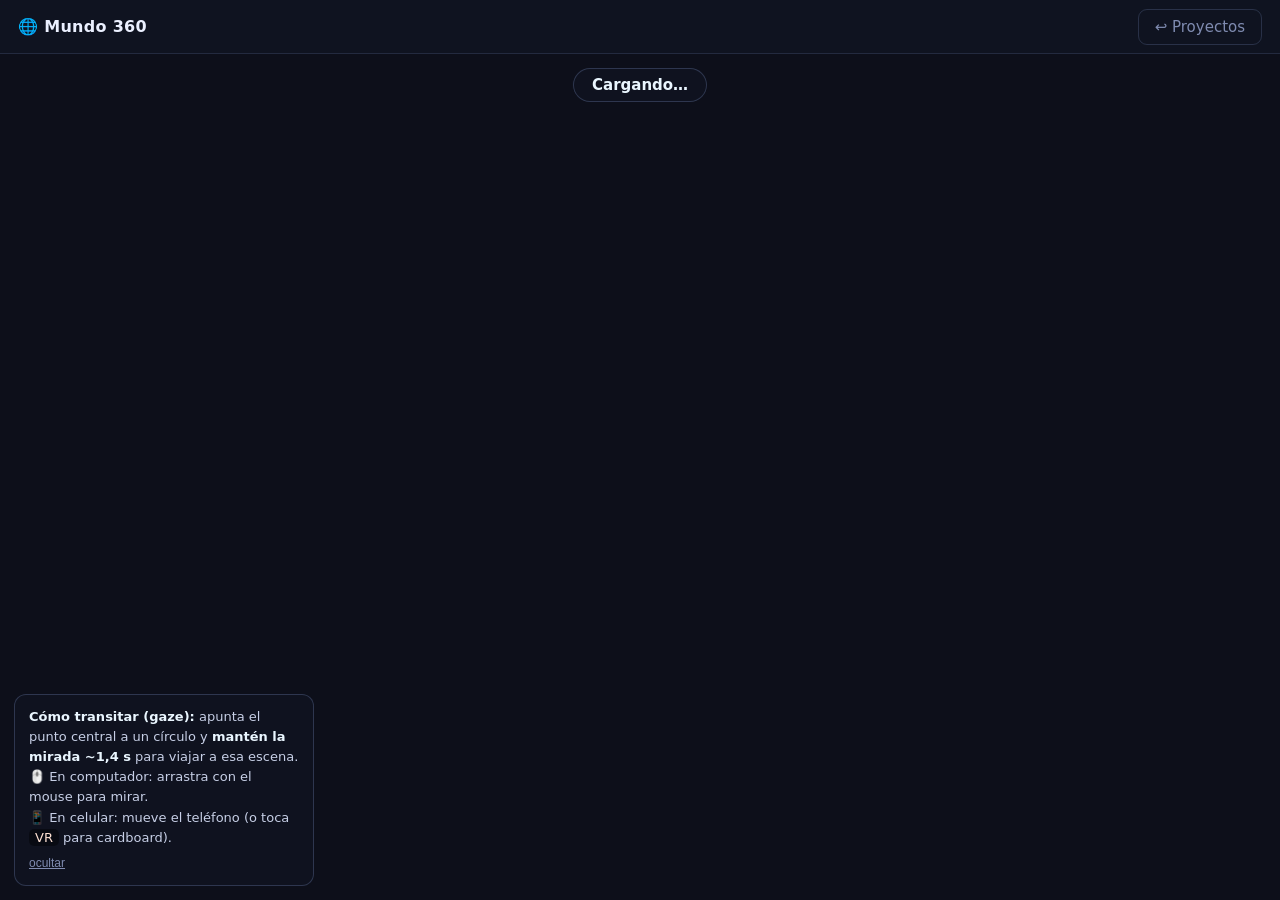
<file: mundo-360/index.html>
<!DOCTYPE html>
<html lang="es">
<head>
  <meta charset="UTF-8" />
  <meta name="viewport" content="width=device-width, initial-scale=1.0, maximum-scale=1.0, user-scalable=no" />
  <title>Mundo 360 · José</title>

  <!-- A-Frame (WebXR / 360). Se sirve desde CDN, así que necesita internet la primera vez. -->
  <script src="https://aframe.io/releases/1.5.0/aframe.min.js"></script>

  <style>
    :root { --nav: 54px; --cyan: #4dd0e1; --orange: #ff8a65; }
    html, body { margin: 0; padding: 0; background: #0d0f1a; min-height: 100%;
      font-family: system-ui, sans-serif; color: #ebf0ff; overflow: hidden; }
    * { box-sizing: border-box; }

    /* NAV (mismo lenguaje visual que los laboratorios hermanos) */
    #topnav { position: fixed; top: 0; left: 0; right: 0; height: var(--nav); z-index: 30;
      display: flex; align-items: center; justify-content: space-between; padding: 0 18px;
      background: rgba(16,20,33,0.92); border-bottom: 1px solid rgba(120,140,190,0.2); }
    .brand { font-weight: 700; letter-spacing: 0.3px; }
    .navbtns { display: flex; gap: 8px; align-items: center; }
    .nav { background: transparent; color: #aab4d4; border: 1px solid transparent; border-radius: 9px;
      padding: 8px 16px; font-size: 15px; cursor: pointer; text-decoration: none; display: inline-block; }
    .nav:hover { background: #232c45; }
    .nav.back { color: #7f8bb0; border-color: rgba(120,140,190,0.25); }
    .nav.back:hover { color: #cdd6ee; }

    /* ESCENA VR debajo del nav */
    #vrwrap { position: fixed; top: var(--nav); left: 0; right: 0; bottom: 0; }
    a-scene { width: 100%; height: 100%; }

    /* Fundido a negro entre escenas */
    #fade { position: absolute; inset: 0; background: #000; opacity: 0; pointer-events: none;
      transition: opacity 0.28s ease; z-index: 10; }
    #fade.on { opacity: 1; }

    /* Título de la escena actual (centro arriba) */
    #sceneTag { position: absolute; top: 14px; left: 50%; transform: translateX(-50%); z-index: 12;
      background: rgba(16,20,33,0.82); border: 1px solid rgba(120,140,190,0.3); border-radius: 999px;
      padding: 7px 18px; font-size: 15px; font-weight: 600; color: #eaf6ff; pointer-events: none;
      backdrop-filter: blur(4px); }
    #sceneTag small { color: var(--cyan); font-weight: 400; }

    /* Panel de ayuda (abajo izquierda) */
    #help { position: absolute; left: 14px; bottom: 14px; z-index: 12; max-width: 300px;
      background: rgba(16,20,33,0.82); border: 1px solid rgba(120,140,190,0.3); border-radius: 12px;
      padding: 12px 14px; font-size: 13px; line-height: 1.55; color: #c7cfe6; backdrop-filter: blur(4px); }
    #help b { color: #eaf6ff; }
    #help .k { background: rgba(0,0,0,0.4); padding: 1px 6px; border-radius: 5px; color: #ffe2d4; }
    #help button { margin-top: 8px; background: transparent; color: #7f8bb0; border: none;
      font-size: 12px; cursor: pointer; padding: 0; text-decoration: underline; }

    /* Selector de escenas (abajo centro) — atajo con mouse para probar */
    #dots { position: absolute; left: 50%; bottom: 16px; transform: translateX(-50%); z-index: 12;
      display: flex; gap: 8px; }
    #dots button { background: rgba(16,20,33,0.82); color: #cdd6ee; border: 1px solid rgba(120,140,190,0.3);
      border-radius: 10px; padding: 8px 14px; font-size: 13px; cursor: pointer; backdrop-filter: blur(4px); }
    #dots button.active { background: #0d2b31; border-color: var(--cyan); color: #80deea; }
    #dots button:hover { border-color: var(--cyan); }

    /* Aviso cuando se usan panoramas de reemplazo */
    #placeholderNote { position: absolute; right: 14px; bottom: 14px; z-index: 12; max-width: 290px;
      background: rgba(255,138,101,0.12); border: 1px solid rgba(255,138,101,0.4); color: #ffcbb3;
      border-radius: 12px; padding: 11px 14px; font-size: 12.5px; line-height: 1.55; backdrop-filter: blur(4px); }
    #placeholderNote code { background: rgba(0,0,0,0.35); padding: 1px 6px; border-radius: 5px; color: #ffe2d4; }
    #placeholderNote.hidden { display: none; }
  </style>
</head>
<body>
  <!-- NAV -->
  <div id="topnav">
    <span class="brand">🌐 Mundo 360</span>
    <div class="navbtns">
      <a class="nav back" href="../">↩ Proyectos</a>
    </div>
  </div>

  <!-- CONTENEDOR VR -->
  <div id="vrwrap">
    <div id="sceneTag">Cargando…</div>

    <a-scene embedded vr-mode-ui="enabled: true" loading-screen="dotsColor: #4dd0e1; backgroundColor: #0d0f1a"
             renderer="colorManagement: true; antialias: true">
      <!-- Cielo 360: su textura se cambia por JS al viajar de una escena a otra -->
      <a-sky id="sky" radius="500" color="#10141f"></a-sky>

      <!-- Contenedor de hotspots (se reconstruye en cada escena) -->
      <a-entity id="hotspots"></a-entity>

      <!-- Cámara fija en el origen (es un visor 360, no hay desplazamiento) -->
      <a-entity id="cam" camera look-controls="reverseMouseDrag: false" wasd-controls="enabled: false"
                position="0 1.6 0">
        <!-- RETÍCULA DE MIRADA (gaze): el cursor con 'fuse' dispara el salto al mantener la mirada -->
        <a-entity id="reticle"
                  cursor="fuse: true; fuseTimeout: 1400"
                  raycaster="objects: .hotspot; far: 100"
                  position="0 0 -1"
                  geometry="primitive: ring; radiusInner: 0.012; radiusOuter: 0.02; segmentsTheta: 48"
                  material="color: #ffffff; shader: flat; opacity: 0.9"
                  animation__fuse="property: scale; startEvents: fusing; easing: easeInCubic; dur: 1400; from: 1 1 1; to: 0.35 0.35 0.35"
                  animation__fusecol="property: material.color; type: color; startEvents: fusing; dur: 1400; from: #ffffff; to: #4dd0e1"
                  animation__leave="property: scale; startEvents: mouseleave; dur: 200; to: 1 1 1"
                  animation__leavecol="property: material.color; type: color; startEvents: mouseleave; dur: 200; to: #ffffff">
        </a-entity>
      </a-entity>
    </a-scene>

    <!-- Fundido y HUD -->
    <div id="fade"></div>

    <div id="help">
      <b>Cómo transitar (gaze):</b> apunta el punto central a un círculo y <b>mantén la mirada ~1,4&nbsp;s</b>
      para viajar a esa escena.<br>
      🖱️ En computador: arrastra con el mouse para mirar.<br>
      📱 En celular: mueve el teléfono (o toca <span class="k">VR</span> para cardboard).
      <br><button id="hideHelp">ocultar</button>
    </div>

    <div id="dots"></div>

    <div id="placeholderNote" class="hidden">
      Estás viendo <b>panoramas de reemplazo</b>. Coloca tus 3 fotos 360 equirectangulares en la carpeta
      <code>img360/</code> como <code>escena1.jpg</code>, <code>escena2.jpg</code>, <code>escena3.jpg</code>
      y se usarán automáticamente.
    </div>
  </div>

  <script>
  /* ============================================================
     CONFIGURACIÓN DE ESCENAS
     - file:  ruta a tu foto 360 equirectangular (ratio 2:1)
     - title: nombre que se muestra en la cabecera y en los enlaces
     Agrega o quita escenas libremente: los hotspots se generan solos
     (cada escena enlaza con la siguiente y la anterior, en bucle).
     ============================================================ */
  const SCENES = [
    { file: 'img360/escena1.jpg', title: 'Aula WebXR' },
    { file: 'img360/escena2.jpg', title: 'Mesa de trabajo' },
    { file: 'img360/escena3.jpg', title: 'Ventanal' },
  ];

  /* ---- Componente: hacer que un hotspot mire siempre a la cámara ---- */
  AFRAME.registerComponent('face-camera', {
    tick: function () {
      const cam = this.el.sceneEl && this.el.sceneEl.camera;
      if (!cam) return;
      const p = new AFRAME.THREE.Vector3();
      cam.getWorldPosition(p);
      this.el.object3D.lookAt(p);
    }
  });

  /* ---- Componente: comportamiento de un hotspot (hover + salto) ---- */
  AFRAME.registerComponent('hotspot', {
    schema: { target: { type: 'int', default: 0 } },
    init: function () {
      const el = this.el;
      const group = el.parentNode;
      const ring = group.querySelector('.hsRing');
      const target = this.data.target;

      el.addEventListener('mouseenter', function () {
        group.setAttribute('scale', '1.18 1.18 1.18');
        if (ring) ring.setAttribute('material', 'color', '#ff8a65');
      });
      el.addEventListener('mouseleave', function () {
        group.setAttribute('scale', '1 1 1');
        if (ring) ring.setAttribute('material', 'color', '#4dd0e1');
      });
      el.addEventListener('click', function () {
        Tour.go(target);
      });
    }
  });

  /* ============================================================
     CONTROLADOR DEL RECORRIDO
     ============================================================ */
  const Tour = {
    current: 0,
    busy: false,
    usingPlaceholder: false,

    el: {
      sky:   null,
      hot:   null,
      tag:   null,
      fade:  null,
      dots:  null,
      note:  null,
    },

    init: function () {
      this.el.sky  = document.getElementById('sky');
      this.el.hot  = document.getElementById('hotspots');
      this.el.tag  = document.getElementById('sceneTag');
      this.el.fade = document.getElementById('fade');
      this.el.dots = document.getElementById('dots');
      this.el.note = document.getElementById('placeholderNote');

      this.buildDots();
      // Precargar todas las texturas (archivo real o reemplazo) para que los saltos sean instantáneos.
      SCENES.forEach((s, i) => this.resolve(i, function () {}));
      this.render(0, false);

      document.getElementById('hideHelp').addEventListener('click', function () {
        document.getElementById('help').style.display = 'none';
      });
    },

    /* Resuelve la textura de una escena: usa el archivo si existe, si no genera un reemplazo. */
    resolve: function (i, cb) {
      const s = SCENES[i];
      if (s._src) { cb(s._src); return; }
      const img = new Image();
      img.onload = function () {
        s._src = s.file; s._real = true; cb(s._src);
      };
      img.onerror = () => {
        s._src = this.placeholder(i); s._real = false;
        this.usingPlaceholder = true;
        this.el.note.classList.remove('hidden');
        cb(s._src);
      };
      img.src = s.file;
    },

    /* Genera un panorama equirectangular de reemplazo (para que el lab funcione sin fotos aún). */
    placeholder: function (i) {
      const w = 2048, h = 1024;
      const c = document.createElement('canvas');
      c.width = w; c.height = h;
      const g = c.getContext('2d');
      const hue = [200, 28, 150][i % 3];

      const grd = g.createLinearGradient(0, 0, 0, h);
      grd.addColorStop(0.0, 'hsl(' + hue + ' 45% 22%)');
      grd.addColorStop(0.5, 'hsl(' + hue + ' 40% 12%)');
      grd.addColorStop(1.0, 'hsl(' + hue + ' 30% 6%)');
      g.fillStyle = grd; g.fillRect(0, 0, w, h);

      // Rejilla (meridianos / paralelos)
      g.strokeStyle = 'hsla(' + hue + ' 60% 70% / 0.15)'; g.lineWidth = 2;
      for (let x = 0; x <= w; x += w / 24) { g.beginPath(); g.moveTo(x, 0); g.lineTo(x, h); g.stroke(); }
      for (let y = 0; y <= h; y += h / 12) { g.beginPath(); g.moveTo(0, y); g.lineTo(w, y); g.stroke(); }
      // Horizonte
      g.strokeStyle = 'hsla(' + hue + ' 70% 75% / 0.5)'; g.lineWidth = 4;
      g.beginPath(); g.moveTo(0, h / 2); g.lineTo(w, h / 2); g.stroke();

      // Texto repetido en 4 direcciones para que se lea en todo el 360
      g.textAlign = 'center'; g.textBaseline = 'middle';
      for (let k = 0; k < 4; k++) {
        const cx = w * (k / 4) + w / 8;
        g.fillStyle = '#eaf6ff';
        g.font = 'bold 72px system-ui, sans-serif';
        g.fillText('ESCENA ' + (i + 1), cx, h / 2 - 72);
        g.fillStyle = 'hsl(' + hue + ' 70% 78%)';
        g.font = 'bold 46px system-ui, sans-serif';
        g.fillText(SCENES[i].title, cx, h / 2 + 8);
        g.fillStyle = '#aab4d4';
        g.font = '28px system-ui, sans-serif';
        g.fillText('Reemplaza con img360/escena' + (i + 1) + '.jpg', cx, h / 2 + 66);
      }
      return c.toDataURL('image/jpeg', 0.85);
    },

    /* Construye los botones-atajo (abajo centro). */
    buildDots: function () {
      this.el.dots.innerHTML = '';
      SCENES.forEach((s, i) => {
        const b = document.createElement('button');
        b.textContent = (i + 1) + '. ' + s.title;
        b.dataset.i = i;
        b.addEventListener('click', () => this.go(i));
        this.el.dots.appendChild(b);
      });
    },

    /* Reconstruye los hotspots de la escena actual (siguiente / anterior en bucle). */
    buildHotspots: function (i) {
      const hot = this.el.hot;
      while (hot.firstChild) hot.removeChild(hot.firstChild);
      const n = SCENES.length;
      if (n < 2) return;

      const next = (i + 1) % n;
      const prev = (i - 1 + n) % n;
      // ángulo (º) y etiqueta de cada hotspot; distancia sobre el cielo
      const links = [
        { target: next, ang:  35, label: '▶  ' + SCENES[next].title },
        { target: prev, ang: -35, label: '◀  ' + SCENES[prev].title },
      ];
      // Si solo hay 2 escenas, siguiente y anterior son la misma: deja solo una.
      if (n === 2) links.pop();

      const R = 6, y = -0.4;
      links.forEach((lk) => {
        const rad = lk.ang * Math.PI / 180;
        const x = R * Math.sin(rad);
        const z = -R * Math.cos(rad);

        const group = document.createElement('a-entity');
        group.setAttribute('position', x + ' ' + y + ' ' + z);
        group.setAttribute('face-camera', '');

        // Disco translúcido = objetivo raycast (la clase .hotspot)
        const disc = document.createElement('a-circle');
        disc.setAttribute('class', 'hotspot');
        disc.setAttribute('hotspot', 'target: ' + lk.target);
        disc.setAttribute('radius', '0.55');
        disc.setAttribute('material', 'color: #4dd0e1; shader: flat; opacity: 0.25; side: double');

        // Anillo visible
        const ring = document.createElement('a-ring');
        ring.setAttribute('class', 'hsRing');
        ring.setAttribute('radius-inner', '0.5');
        ring.setAttribute('radius-outer', '0.58');
        ring.setAttribute('material', 'color: #4dd0e1; shader: flat; opacity: 0.95; side: double');

        // Etiqueta
        const txt = document.createElement('a-text');
        txt.setAttribute('class', 'hsLabel');
        txt.setAttribute('value', lk.label);
        txt.setAttribute('align', 'center');
        txt.setAttribute('color', '#eaf6ff');
        txt.setAttribute('width', '6');
        txt.setAttribute('position', '0 -0.95 0.01');

        group.appendChild(disc);
        group.appendChild(ring);
        group.appendChild(txt);
        hot.appendChild(group);
      });
    },

    /* Pinta una escena (textura + hotspots + HUD). fade controla si hubo fundido. */
    render: function (i, fade) {
      this.current = i;
      this.resolve(i, (src) => {
        this.el.sky.setAttribute('src', src);
        // color blanco: el material se multiplica por la textura, si no la foto se ve oscura/apagada
        this.el.sky.setAttribute('color', '#ffffff');
      });
      this.buildHotspots(i);

      const s = SCENES[i];
      this.el.tag.innerHTML = s.title + '  <small>· escena ' + (i + 1) + '/' + SCENES.length + '</small>';
      Array.prototype.forEach.call(this.el.dots.children, (b) => {
        b.classList.toggle('active', +b.dataset.i === i);
      });
    },

    /* Salta a la escena i con un fundido a negro. */
    go: function (i) {
      if (this.busy || i === this.current) return;
      this.busy = true;
      const fade = this.el.fade;
      fade.classList.add('on');
      setTimeout(() => {
        this.render(i, true);
        // pequeño respiro para que la textura se asiente antes de aclarar
        setTimeout(() => {
          fade.classList.remove('on');
          this.busy = false;
        }, 120);
      }, 280);
    },
  };

  // Arranca cuando A-Frame terminó de montar la escena.
  const sceneEl = document.querySelector('a-scene');
  if (sceneEl.hasLoaded) Tour.init();
  else sceneEl.addEventListener('loaded', () => Tour.init());
  </script>
</body>
</html>
</file>
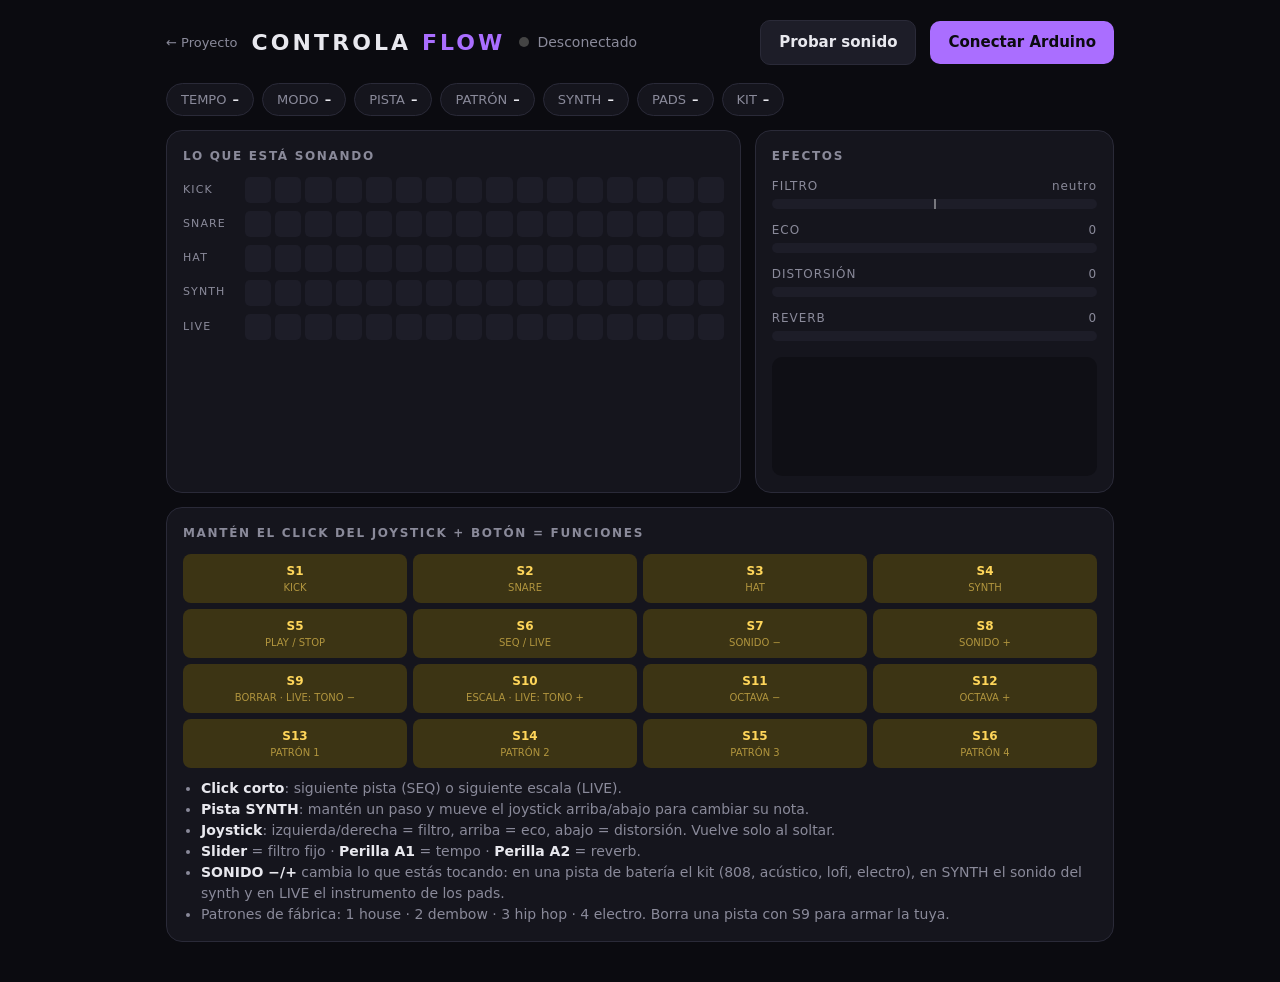
<file: controla-flow/app.html>
<!doctype html>
<html lang="es">
<head>
<meta charset="utf-8">
<meta name="viewport" content="width=device-width, initial-scale=1">
<title>Controla Flow</title>
<style>
  :root {
    --bg: #0b0b10; --panel: #15151d; --panel2: #1d1d28; --line: #2a2a38;
    --txt: #e8e8ee; --dim: #8a8a9a;
    --kick: #ff4646; --snare: #ffb428; --hat: #50dc78; --synth: #aa6eff;
    --live: #5ac8ff; --filter: #ff6ec8; --echo: #5ac8ff; --dist: #ff7a3c; --verb: #e8e8ee;
  }
  * { box-sizing: border-box; }
  body { margin: 0; background: var(--bg); color: var(--txt);
         font: 15px/1.5 ui-sans-serif, system-ui, -apple-system, "Segoe UI", sans-serif; }
  .wrap { max-width: 980px; margin: 0 auto; padding: 20px 16px 40px; }
  header { display: flex; align-items: center; gap: 14px; flex-wrap: wrap; margin-bottom: 18px; }
  h1 { font-size: 22px; letter-spacing: .14em; margin: 0; font-weight: 700; }
  h1 span { color: var(--synth); }
  button { background: var(--synth); color: #0b0b10; border: 0; border-radius: 10px;
           padding: 10px 18px; font: inherit; font-weight: 700; cursor: pointer; }
  button.ghost { background: var(--panel2); color: var(--txt); border: 1px solid var(--line); }
  button:disabled { opacity: .4; cursor: default; }
  .status { display: flex; align-items: center; gap: 8px; color: var(--dim); font-size: 14px; }
  .dot { width: 10px; height: 10px; border-radius: 50%; background: #444; }
  .dot.on { background: var(--hat); box-shadow: 0 0 10px var(--hat); }
  .spacer { flex: 1; }
  .chips { display: flex; gap: 8px; flex-wrap: wrap; margin-bottom: 14px; }
  .chip { background: var(--panel); border: 1px solid var(--line); border-radius: 999px;
          padding: 6px 14px; font-size: 13px; color: var(--dim); }
  .chip b { color: var(--txt); margin-left: 6px; }
  .grid2 { display: grid; grid-template-columns: 1.6fr 1fr; gap: 14px; }
  @media (max-width: 760px) { .grid2 { grid-template-columns: 1fr; } }
  .card { background: var(--panel); border: 1px solid var(--line); border-radius: 16px; padding: 16px; }
  .card h2 { margin: 0 0 12px; font-size: 12px; letter-spacing: .14em; color: var(--dim); font-weight: 600; }
  .lanes { display: grid; gap: 8px; }
  .lane { display: grid; grid-template-columns: 58px repeat(16, 1fr); gap: 4px; align-items: center; }
  .lane .name { font-size: 11px; letter-spacing: .1em; color: var(--dim); }
  .cell { aspect-ratio: 1; border-radius: 5px; background: var(--panel2); transition: background .25s; }
  .cell.q { margin-left: 4px; }
  .cell.now { outline: 2px solid #fff; outline-offset: 1px; }
  .lane[data-l="0"] .cell.hit { background: var(--kick); }
  .lane[data-l="1"] .cell.hit { background: var(--snare); }
  .lane[data-l="2"] .cell.hit { background: var(--hat); }
  .lane[data-l="3"] .cell.hit { background: var(--synth); }
  .lane[data-l="4"] .cell.hit { background: var(--live); }
  .lane.sel .name { color: var(--txt); font-weight: 700; }
  canvas { width: 100%; display: block; border-radius: 10px; background: #0f0f15; }
  .fx { display: grid; gap: 12px; }
  .meter label { display: flex; justify-content: space-between; font-size: 12px; color: var(--dim);
                 letter-spacing: .08em; margin-bottom: 4px; }
  .bar { height: 10px; border-radius: 6px; background: var(--panel2); position: relative; overflow: hidden; }
  .bar i { position: absolute; top: 0; bottom: 0; left: 0; width: 0; border-radius: 6px; transition: width .06s; }
  .bar.center::after { content: ""; position: absolute; left: 50%; top: 0; bottom: 0; width: 2px; background: #fff6; }
  .help { margin-top: 14px; }
  .fn { display: grid; grid-template-columns: repeat(4, 1fr); gap: 6px; }
  .fn div { background: #3c3414; color: #ffd65a; border-radius: 8px; padding: 8px 6px;
            font-size: 12px; text-align: center; font-weight: 600; }
  .fn div small { display: block; color: #ffd65a99; font-weight: 400; }
  ul { margin: 10px 0 0; padding-left: 18px; color: var(--dim); font-size: 14px; }
  ul b { color: var(--txt); font-weight: 600; }
  .warn { background: #3a1616; border: 1px solid #6a2a2a; color: #ffb4b4; padding: 12px 14px;
          border-radius: 12px; margin-bottom: 14px; display: none; }
  .log { font: 12px ui-monospace, Menlo, monospace; color: var(--dim); height: 1.6em; overflow: hidden; margin-top: 8px; }
</style>
</head>
<body>
<div class="wrap">
  <header>
    <a href="index.html" style="color:var(--dim);text-decoration:none;font-size:13px">← Proyecto</a>
    <h1>CONTROLA <span>FLOW</span></h1>
    <div class="status"><div class="dot" id="dot"></div><span id="status">Desconectado</span></div>
    <div class="spacer"></div>
    <button class="ghost" id="test">Probar sonido</button>
    <button id="connect">Conectar Arduino</button>
  </header>

  <div class="warn" id="warn">Este navegador no puede hablar con el Arduino. Abre esta página en <b>Google Chrome</b> o <b>Microsoft Edge</b> en el computador.</div>

  <div class="chips">
    <div class="chip">TEMPO<b id="cBpm">–</b></div>
    <div class="chip">MODO<b id="cMode">–</b></div>
    <div class="chip">PISTA<b id="cTrack">–</b></div>
    <div class="chip">PATRÓN<b id="cPat">–</b></div>
    <div class="chip">SYNTH<b id="cPreset">–</b></div>
    <div class="chip">PADS<b id="cLive">–</b></div>
    <div class="chip">KIT<b id="cKit">–</b></div>
  </div>

  <div class="grid2">
    <div class="card">
      <h2>LO QUE ESTÁ SONANDO</h2>
      <div class="lanes" id="lanes"></div>
      <div class="log" id="log"></div>
    </div>
    <div class="card">
      <h2>EFECTOS</h2>
      <div class="fx">
        <div class="meter"><label>FILTRO <span id="vF">neutro</span></label><div class="bar center"><i id="bF" style="background:var(--filter)"></i></div></div>
        <div class="meter"><label>ECO <span id="vE">0</span></label><div class="bar"><i id="bE" style="background:var(--echo)"></i></div></div>
        <div class="meter"><label>DISTORSIÓN <span id="vD">0</span></label><div class="bar"><i id="bD" style="background:var(--dist)"></i></div></div>
        <div class="meter"><label>REVERB <span id="vR">0</span></label><div class="bar"><i id="bR" style="background:var(--verb)"></i></div></div>
      </div>
      <canvas id="scope" height="110" style="margin-top:16px"></canvas>
    </div>
  </div>

  <div class="card help">
    <h2>MANTÉN EL CLICK DEL JOYSTICK + BOTÓN = FUNCIONES</h2>
    <div class="fn">
      <div>S1<small>KICK</small></div><div>S2<small>SNARE</small></div><div>S3<small>HAT</small></div><div>S4<small>SYNTH</small></div>
      <div>S5<small>PLAY / STOP</small></div><div>S6<small>SEQ / LIVE</small></div><div>S7<small>SONIDO −</small></div><div>S8<small>SONIDO +</small></div>
      <div>S9<small>BORRAR · LIVE: TONO −</small></div><div>S10<small>ESCALA · LIVE: TONO +</small></div><div>S11<small>OCTAVA −</small></div><div>S12<small>OCTAVA +</small></div>
      <div>S13<small>PATRÓN 1</small></div><div>S14<small>PATRÓN 2</small></div><div>S15<small>PATRÓN 3</small></div><div>S16<small>PATRÓN 4</small></div>
    </div>
    <ul>
      <li><b>Click corto</b>: siguiente pista (SEQ) o siguiente escala (LIVE).</li>
      <li><b>Pista SYNTH</b>: mantén un paso y mueve el joystick arriba/abajo para cambiar su nota.</li>
      <li><b>Joystick</b>: izquierda/derecha = filtro, arriba = eco, abajo = distorsión. Vuelve solo al soltar.</li>
      <li><b>Slider</b> = filtro fijo · <b>Perilla A1</b> = tempo · <b>Perilla A2</b> = reverb.</li>
      <li><b>SONIDO −/+</b> cambia lo que estás tocando: en una pista de batería el kit (808, acústico, lofi, electro), en SYNTH el sonido del synth y en LIVE el instrumento de los pads.</li>
      <li>Patrones de fábrica: 1 house · 2 dembow · 3 hip hop · 4 electro. Borra una pista con S9 para armar la tuya.</li>
    </ul>
  </div>
</div>

<script>
// ================= INTERFAZ =================
const LANES = ["KICK", "SNARE", "HAT", "SYNTH", "LIVE"];
const PRESETS = ["BAJO", "LEAD", "ÁCIDO", "PLUCK", "PAD", "CAMPANA", "ÓRGANO", "PIANO E"];
const KITS = ["808", "ACÚSTICO", "LOFI", "ELECTRO"];
const lanesEl = document.getElementById("lanes");
const cells = [];
LANES.forEach((name, l) => {
  const row = document.createElement("div");
  row.className = "lane"; row.dataset.l = l;
  row.innerHTML = `<div class="name">${name}</div>`;
  cells[l] = [];
  for (let s = 0; s < 16; s++) {
    const c = document.createElement("div");
    c.className = "cell";
    row.appendChild(c); cells[l].push(c);
  }
  lanesEl.appendChild(row);
});
const $ = id => document.getElementById(id);
let curStep = -1, bpm = 110;

function setStep(s) {
  if (curStep >= 0) cells.forEach(r => r[curStep].classList.remove("now"));
  curStep = s;
  cells.forEach(r => { r[s].classList.add("now"); r[s].classList.remove("hit"); });
}
function markHit(lane) {
  const s = curStep < 0 ? 0 : curStep;
  const c = cells[lane][s];
  c.classList.add("hit");
}
function setMeter(id, v, txt) {
  $("b" + id).style.width = (v / 127 * 100) + "%";
  $("v" + id).textContent = txt ?? v;
}
function setFilterMeter(v) {
  const bar = $("bF");
  if (v === 64) { bar.style.left = "50%"; bar.style.width = "0"; $("vF").textContent = "neutro"; return; }
  const pct = v / 127 * 100;
  if (v > 64) { bar.style.left = "50%"; bar.style.width = (pct - 50) + "%"; $("vF").textContent = "agudos"; }
  else        { bar.style.left = pct + "%"; bar.style.width = (50 - pct) + "%"; $("vF").textContent = "graves"; }
}
function log(t) { $("log").textContent = t; }

// ================= AUDIO =================
let ctx, input, djFilter, distDry, distWet, shaper, echoSend, delay, verbSend, analyser, noiseBuf;
let preset = 0;

function initAudio() {
  if (ctx) { ctx.resume(); return; }
  ctx = new (window.AudioContext || window.webkitAudioContext)();

  input = ctx.createGain();
  djFilter = ctx.createBiquadFilter();
  djFilter.type = "lowpass"; djFilter.frequency.value = 20000; djFilter.Q.value = 0.7;
  input.connect(djFilter);

  shaper = ctx.createWaveShaper(); shaper.oversample = "2x";
  distDry = ctx.createGain(); distWet = ctx.createGain(); distWet.gain.value = 0;
  const post = ctx.createGain();
  djFilter.connect(distDry); distDry.connect(post);
  djFilter.connect(shaper); shaper.connect(distWet); distWet.connect(post);

  const comp = ctx.createDynamicsCompressor();
  comp.threshold.value = -14; comp.ratio.value = 4;
  const master = ctx.createGain(); master.gain.value = 0.85;
  post.connect(comp);

  // Eco (delay con retroalimentación)
  echoSend = ctx.createGain(); echoSend.gain.value = 0;
  delay = ctx.createDelay(2);
  const fb = ctx.createGain(); fb.gain.value = 0.55;
  const tone = ctx.createBiquadFilter(); tone.type = "lowpass"; tone.frequency.value = 2800;
  post.connect(echoSend); echoSend.connect(delay); delay.connect(tone);
  tone.connect(fb); fb.connect(delay); tone.connect(comp);
  setDelayTime();

  // Reverb (convolución con impulso generado)
  verbSend = ctx.createGain(); verbSend.gain.value = 0;
  const verb = ctx.createConvolver();
  verb.buffer = makeImpulse(2.8);
  post.connect(verbSend); verbSend.connect(verb); verb.connect(comp);

  analyser = ctx.createAnalyser(); analyser.fftSize = 1024;
  comp.connect(master); master.connect(analyser); analyser.connect(ctx.destination);

  noiseBuf = ctx.createBuffer(1, ctx.sampleRate, ctx.sampleRate);
  const d = noiseBuf.getChannelData(0);
  for (let i = 0; i < d.length; i++) d[i] = Math.random() * 2 - 1;
  drawScope();
}

function makeImpulse(sec) {
  const len = ctx.sampleRate * sec, buf = ctx.createBuffer(2, len, ctx.sampleRate);
  for (let ch = 0; ch < 2; ch++) {
    const d = buf.getChannelData(ch);
    for (let i = 0; i < len; i++) d[i] = (Math.random() * 2 - 1) * Math.pow(1 - i / len, 3);
  }
  return buf;
}
function makeCurve(k) {
  const n = 1024, c = new Float32Array(n);
  for (let i = 0; i < n; i++) { const x = i * 2 / n - 1; c[i] = (1 + k) * x / (1 + k * Math.abs(x)); }
  return c;
}
function setDelayTime() { if (delay) delay.delayTime.setTargetAtTime(60 / bpm * 0.75, ctx.currentTime, 0.05); }
const mtof = n => 440 * Math.pow(2, (n - 69) / 12);

// ---------- Batería: 4 kits ----------
let kit = 0, livePreset = 7;
function env(g, t, peak, dur, attack = 0.002) {
  g.gain.setValueAtTime(0.0001, t);
  g.gain.exponentialRampToValueAtTime(Math.max(peak, 0.0002), t + attack);
  g.gain.exponentialRampToValueAtTime(0.0001, t + dur);
}
function kitOut() {           // LOFI pasa todo por un filtro opaco
  if (kit !== 2) return input;
  const f = ctx.createBiquadFilter(); f.type = "lowpass"; f.frequency.value = 3200; f.connect(input); return f;
}
function noise() { const s = ctx.createBufferSource(); s.buffer = noiseBuf; return s; }
function kick(v) {
  const t = ctx.currentTime, o = ctx.createOscillator(), g = ctx.createGain(), out = kitOut();
  const P = [[160, 40, 0.12, 0.65], [120, 55, 0.05, 0.25], [100, 48, 0.08, 0.35], [220, 45, 0.04, 0.3]][kit];
  o.frequency.setValueAtTime(P[0], t); o.frequency.exponentialRampToValueAtTime(P[1], t + P[2]);
  env(g, t, v * (kit === 3 ? 1.3 : 1), P[3]);
  if (kit === 3) { const sh = ctx.createWaveShaper(); sh.curve = makeCurve(8); o.connect(sh); sh.connect(g); } else o.connect(g);
  g.connect(out); o.start(t); o.stop(t + P[3] + 0.05);
  if (kit === 1) {            // click del parche
    const n = noise(), hp = ctx.createBiquadFilter(), ng = ctx.createGain();
    hp.type = "highpass"; hp.frequency.value = 2500; env(ng, t, v * 0.25, 0.02);
    n.connect(hp); hp.connect(ng); ng.connect(out); n.start(t); n.stop(t + 0.03);
  }
}
function snare(v) {
  const t = ctx.currentTime, out = kitOut();
  const bursts = kit === 0 || kit === 3 ? [0, 0.011, 0.022] : [0];       // 808/electro = palmas
  bursts.forEach((d, i) => {
    const n = noise(), f = ctx.createBiquadFilter(), g = ctx.createGain();
    f.type = kit === 1 ? "bandpass" : "highpass";
    f.frequency.value = [1100, 1900, 900, 2600][kit];
    const last = i === bursts.length - 1;
    env(g, t + d, v * (kit === 2 ? 0.45 : 0.7), last ? [0.22, 0.18, 0.15, 0.12][kit] : 0.012);
    n.connect(f); f.connect(g); g.connect(out); n.start(t + d); n.stop(t + d + 0.3);
  });
  if (kit === 1 || kit === 2) {   // cuerpo del tambor
    const o = ctx.createOscillator(), og = ctx.createGain();
    o.type = "triangle"; o.frequency.setValueAtTime(190, t); o.frequency.exponentialRampToValueAtTime(140, t + 0.1);
    env(og, t, v * 0.5, 0.12); o.connect(og); og.connect(out); o.start(t); o.stop(t + 0.15);
  }
}
function hat(v) {
  const t = ctx.currentTime, out = kitOut(), g = ctx.createGain(), f = ctx.createBiquadFilter();
  f.type = kit === 1 ? "bandpass" : "highpass"; f.frequency.value = [7500, 9000, 6000, 8000][kit];
  env(g, t, v * [0.35, 0.3, 0.2, 0.3][kit], [0.05, 0.09, 0.04, 0.035][kit]);
  if (kit === 3) {            // hat metálico tipo 909
    [205, 305, 365, 415, 535, 800].forEach(fr => {
      const o = ctx.createOscillator(); o.type = "square"; o.frequency.value = fr * 1.7;
      o.connect(f); o.start(t); o.stop(t + 0.06);
    });
  } else { const n = noise(); n.connect(f); n.start(t); n.stop(t + 0.12); }
  f.connect(g); g.connect(out);
}

// ---------- 8 instrumentos (synth secuenciado y pads LIVE usan la misma lista) ----------
function makeVoice(p, note, v) {
  const t = ctx.currentTime, out = ctx.createGain(), f = ctx.createBiquadFilter();
  f.type = "lowpass"; f.connect(out); out.connect(input);
  const oscs = [];
  const add = (type, freq, gain, detune = 0, dest = f) => {
    const o = ctx.createOscillator(), g = ctx.createGain();
    o.type = type; o.frequency.value = freq; o.detune.value = detune; g.gain.value = gain;
    o.connect(g); g.connect(dest); o.start(t); oscs.push(o); return o;
  };
  let rel = 0.12;
  const A = (peak, a) => { out.gain.setValueAtTime(0, t); out.gain.linearRampToValueAtTime(peak, t + a); };
  switch (p) {
    case 0: { const fr = mtof(note - 12);                                     // BAJO
      add("sawtooth", fr, 0.5); add("square", fr / 2, 0.4); f.Q.value = 4;
      f.frequency.setValueAtTime(1400, t); f.frequency.exponentialRampToValueAtTime(250, t + 0.2);
      A(v * 0.7, 0.005); break; }
    case 1: { const fr = mtof(note + 12);                                     // LEAD
      add("sawtooth", fr, 0.35, -9); add("sawtooth", fr, 0.35, 9); add("square", fr / 2, 0.15);
      f.Q.value = 2; f.frequency.value = 3200; A(v * 0.45, 0.03); rel = 0.25; break; }
    case 2: { add("sawtooth", mtof(note), 0.7); f.Q.value = 18;               // ÁCIDO
      f.frequency.setValueAtTime(4500, t); f.frequency.exponentialRampToValueAtTime(180, t + 0.16);
      A(v * 0.5, 0.004); break; }
    case 3: { const fr = mtof(note + 12);                                     // PLUCK
      add("triangle", fr, 0.6); add("square", fr * 2, 0.08); f.Q.value = 1;
      f.frequency.setValueAtTime(5000, t); f.frequency.exponentialRampToValueAtTime(600, t + 0.3);
      out.gain.setValueAtTime(v * 0.6, t); out.gain.exponentialRampToValueAtTime(0.001, t + 0.6); rel = 0.4; break; }
    case 4: { const fr = mtof(note + 12);                                     // PAD
      [-12, 0, 12].forEach(d => add("sawtooth", fr, 0.22, d)); add("sine", fr / 2, 0.25);
      f.Q.value = 1; f.frequency.setValueAtTime(600, t); f.frequency.linearRampToValueAtTime(2200, t + 0.8);
      A(v * 0.4, 0.35); rel = 0.9; break; }
    case 5: { const fr = mtof(note + 24);                                     // CAMPANA (FM)
      f.frequency.value = 9000;
      const car = add("sine", fr, 0.7);
      const mod = ctx.createOscillator(), mg = ctx.createGain();
      mod.frequency.value = fr * 3.5; mg.gain.setValueAtTime(fr * 2.5, t); mg.gain.exponentialRampToValueAtTime(1, t + 1.2);
      mod.connect(mg); mg.connect(car.frequency); mod.start(t); oscs.push(mod);
      out.gain.setValueAtTime(v * 0.55, t); out.gain.exponentialRampToValueAtTime(0.001, t + 2.0); rel = 1.2; break; }
    case 6: { const fr = mtof(note);                                          // ÓRGANO
      [[1, 0.35], [2, 0.25], [3, 0.12], [4, 0.1], [8, 0.05]].forEach(([h, g]) => add("sine", fr * h, g));
      f.frequency.value = 6000; A(v * 0.45, 0.01); rel = 0.08; break; }
    default: { const fr = mtof(note + 12);                                    // PIANO E
      const car = add("sine", fr, 0.6); add("triangle", fr, 0.15, 4);
      const mod = ctx.createOscillator(), mg = ctx.createGain();
      mod.frequency.value = fr; mg.gain.setValueAtTime(fr * 1.2, t); mg.gain.exponentialRampToValueAtTime(fr * 0.05, t + 0.5);
      mod.connect(mg); mg.connect(car.frequency); mod.start(t); oscs.push(mod);
      f.frequency.value = 5000;
      out.gain.setValueAtTime(v * 0.6, t); out.gain.exponentialRampToValueAtTime(v * 0.08, t + 1.6); rel = 0.35; }
  }
  return { oscs, out, rel };
}
function releaseVoice(voice) {
  const t = ctx.currentTime;
  voice.out.gain.cancelScheduledValues(t);
  voice.out.gain.setValueAtTime(Math.max(voice.out.gain.value, 0.0002), t);
  voice.out.gain.exponentialRampToValueAtTime(0.0001, t + voice.rel);
  voice.oscs.forEach(o => o.stop(t + voice.rel + 0.03));
}
const synthVoices = new Map(), liveVoices = new Map();
function synthOn(note, v) { synthOff(note); synthVoices.set(note, makeVoice(preset, note, v)); }
function synthOff(note) { const x = synthVoices.get(note); if (x) { releaseVoice(x); synthVoices.delete(note); } }
function liveOn(note, v) { liveOff(note); liveVoices.set(note, makeVoice(livePreset, note, v)); }
function liveOff(note) { const x = liveVoices.get(note); if (x) { releaseVoice(x); liveVoices.delete(note); } }

// ---------- Efectos ----------
function setFilter(v) {
  const t = ctx.currentTime;
  if (v < 60) {
    djFilter.type = "lowpass";
    djFilter.frequency.setTargetAtTime(120 * Math.pow(20000 / 120, v / 60), t, 0.02);
    djFilter.Q.setTargetAtTime(5, t, 0.05);
  } else if (v > 68) {
    djFilter.type = "highpass";
    djFilter.frequency.setTargetAtTime(20 * Math.pow(6000 / 20, (v - 68) / 59), t, 0.02);
    djFilter.Q.setTargetAtTime(5, t, 0.05);
  } else {
    djFilter.type = "lowpass";
    djFilter.frequency.setTargetAtTime(20000, t, 0.02);
    djFilter.Q.setTargetAtTime(0.7, t, 0.05);
  }
  setFilterMeter(v);
}
function setEcho(v) { echoSend.gain.setTargetAtTime(v / 127 * 0.9, ctx.currentTime, 0.02); setMeter("E", v); }
function setDist(v) {
  const t = ctx.currentTime, a = v / 127;
  if (v > 0) shaper.curve = makeCurve(2 + a * 60);
  distWet.gain.setTargetAtTime(a * 0.8, t, 0.02);
  distDry.gain.setTargetAtTime(1 - a * 0.7, t, 0.02);
  setMeter("D", v);
}
function setVerb(v) { verbSend.gain.setTargetAtTime(v / 127 * 0.8, ctx.currentTime, 0.05); setMeter("R", v); }

// ================= MIDI =================
let status = 0, data = [];
function onByte(b) {
  if (b >= 0x80) { status = b; data = []; return; }
  if (!status) return;
  data.push(b);
  const type = status & 0xF0, need = (type === 0xC0 || type === 0xD0) ? 1 : 2;
  if (data.length < need) return;
  handle(type, status & 0x0F, data[0], data[1]);
  data = [];
}

function handle(type, ch, a, b) {
  if (!ctx) return;
  if (type === 0x90 && b > 0) {
    const v = b / 127;
    if (ch === 9) {
      if (a === 36) { kick(v); markHit(0); }
      else if (a === 38) { snare(v); markHit(1); }
      else if (a === 42) { hat(v); markHit(2); }
    } else if (ch === 0) { synthOn(a, v); markHit(3); }
    else if (ch === 1) { liveOn(a, v); markHit(4); }
    log(`nota ${a} · canal ${ch + 1}`);
  } else if (type === 0x80 || (type === 0x90 && b === 0)) {
    if (ch === 0) synthOff(a);
    else if (ch === 1) liveOff(a);
  } else if (type === 0xB0) {
    if (ch === 15) {
      if (a === 3) { bpm = b + 60; $("cBpm").textContent = bpm; setDelayTime(); }
      else if (a === 4) setStep(b);
      else if (a === 5) {
        $("cTrack").textContent = LANES[b];
        document.querySelectorAll(".lane").forEach((r, i) => r.classList.toggle("sel", i === b));
      }
      else if (a === 6) $("cMode").textContent = b ? "LIVE" : "SEQ";
      else if (a === 7) $("cPat").textContent = b + 1;
      else if (a === 8) { preset = b; $("cPreset").textContent = PRESETS[b]; }
      else if (a === 9) { livePreset = b; $("cLive").textContent = PRESETS[b]; }
      else if (a === 10) { kit = b; $("cKit").textContent = KITS[b]; }
    } else {
      if (a === 74) setFilter(b);
      else if (a === 12) setEcho(b);
      else if (a === 13) setDist(b);
      else if (a === 91) setVerb(b);
    }
  }
}

// ================= SERIAL =================
let port, reader;
async function connect() {
  initAudio();
  try {
    port = await navigator.serial.requestPort();
    await port.open({ baudRate: 115200 });
  } catch (e) {
    $("status").textContent = e.name === "NotFoundError" ? "No elegiste puerto" :
      "No se pudo abrir: ¿está abierto el Monitor Serie del Arduino IDE?";
    return;
  }
  $("dot").classList.add("on");
  $("status").textContent = "Conectado";
  $("connect").textContent = "Conectado"; $("connect").disabled = true;
  try {
    reader = port.readable.getReader();
    while (true) {
      const { value, done } = await reader.read();
      if (done) break;
      for (const byte of value) onByte(byte);
    }
  } catch (e) { /* desconectado */ }
  $("dot").classList.remove("on");
  $("status").textContent = "Se desconectó el Arduino";
  $("connect").textContent = "Conectar Arduino"; $("connect").disabled = false;
}

$("connect").onclick = connect;
$("test").onclick = () => {
  initAudio();
  const seq = [[9,36],[9,42],[9,38],[9,42],[0,48],[0,51],[0,55]];
  seq.forEach(([ch, n], i) => setTimeout(() => {
    handle(0x90, ch, n, 110);
    setTimeout(() => handle(0x80, ch, n, 0), 150);
  }, i * 180));
};
if (!("serial" in navigator)) { $("warn").style.display = "block"; $("connect").disabled = true; }

// ================= OSCILOSCOPIO =================
function drawScope() {
  const cv = $("scope"), g = cv.getContext("2d");
  const buf = new Uint8Array(analyser.fftSize);
  function frame() {
    cv.width = cv.clientWidth * devicePixelRatio; cv.height = 110 * devicePixelRatio;
    analyser.getByteTimeDomainData(buf);
    g.clearRect(0, 0, cv.width, cv.height);
    g.lineWidth = 2 * devicePixelRatio; g.strokeStyle = "#aa6eff";
    g.beginPath();
    for (let i = 0; i < buf.length; i++) {
      const x = i / buf.length * cv.width, y = buf[i] / 255 * cv.height;
      i ? g.lineTo(x, y) : g.moveTo(x, y);
    }
    g.stroke();
    requestAnimationFrame(frame);
  }
  frame();
}
</script>
</body>
</html>
</file>
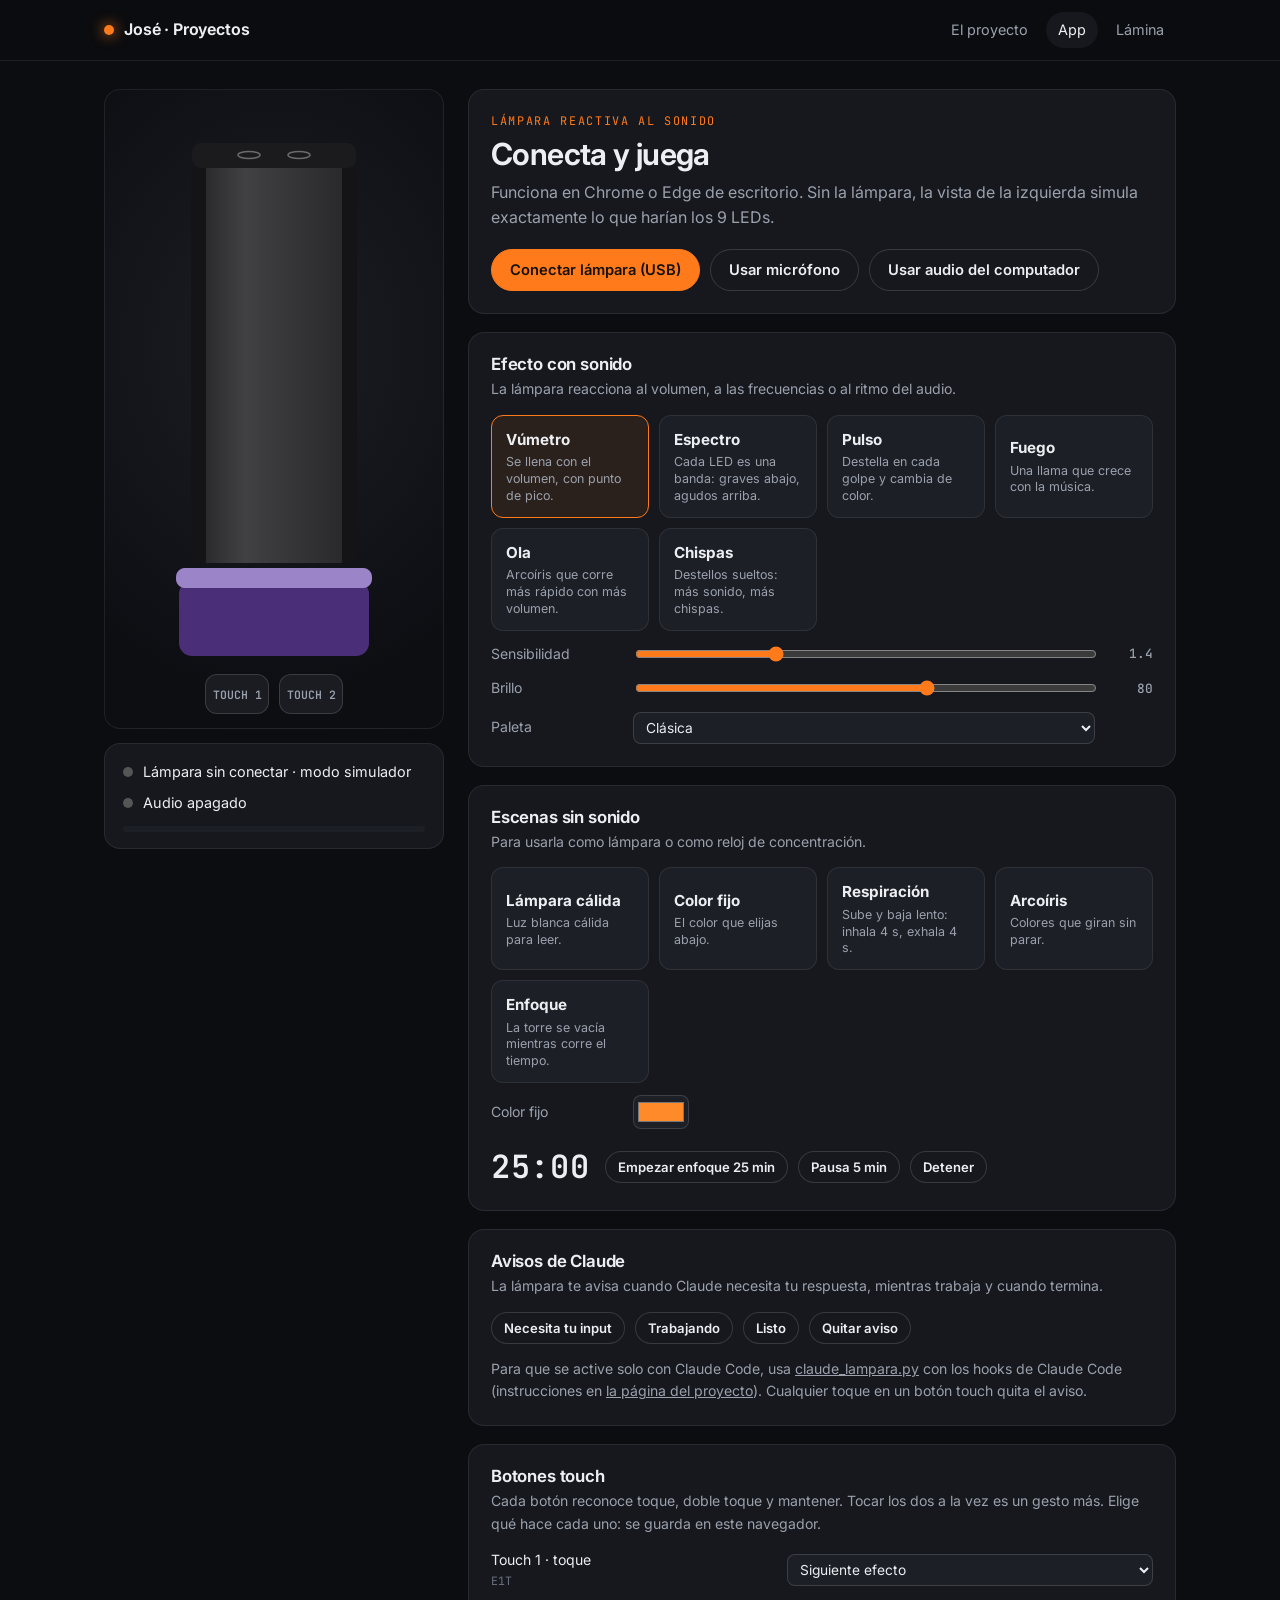
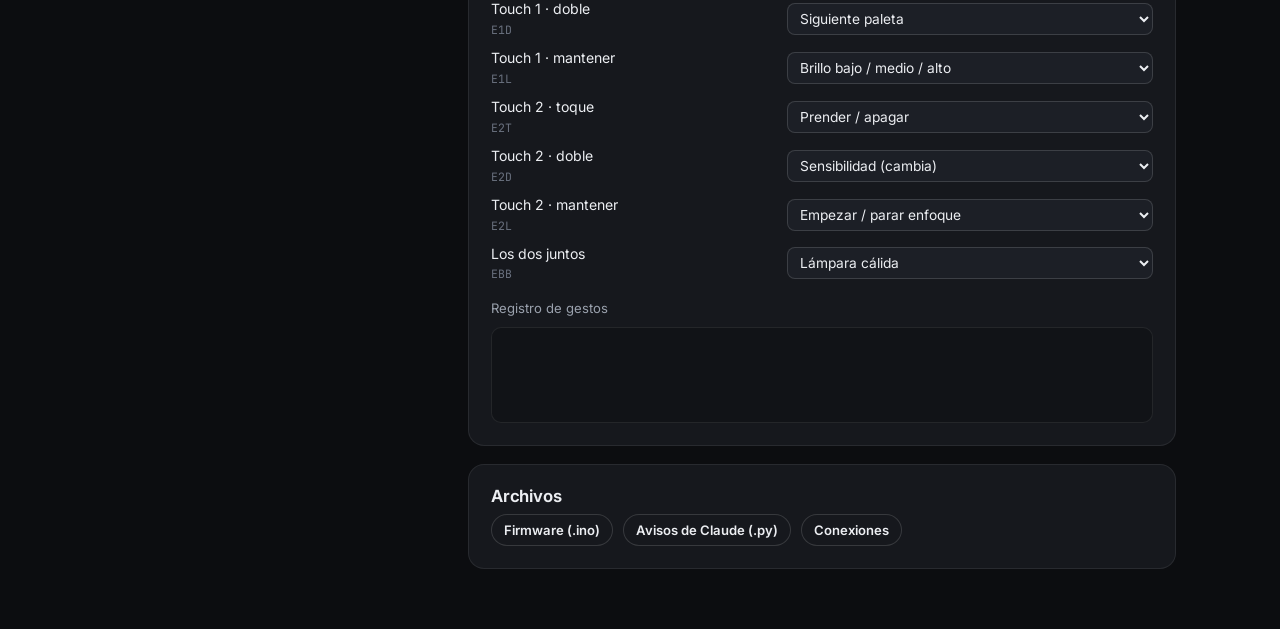
<file: lampara/app.html>
<!DOCTYPE html>
<html lang="es">
<head>
<meta charset="UTF-8">
<meta name="viewport" content="width=device-width, initial-scale=1">
<title>Lámpara reactiva · App</title>
<meta name="description" content="Conecta la lámpara reactiva al sonido por USB y contrólala desde el navegador.">
<link rel="preconnect" href="https://fonts.googleapis.com"><link rel="preconnect" href="https://fonts.gstatic.com" crossorigin>
<link href="https://fonts.googleapis.com/css2?family=Inter:wght@400;500;600;700&family=JetBrains+Mono:wght@400;500;600&display=swap" rel="stylesheet">
<link rel="stylesheet" href="../css/site.css">
<style>
  .app{display:grid;grid-template-columns:340px minmax(0,1fr);gap:24px;padding:28px 0 60px}
  @media (max-width:900px){.app{grid-template-columns:minmax(0,1fr)}}
  .stage{position:sticky;top:84px;align-self:start;display:grid;gap:14px}
  @media (max-width:900px){.stage{position:static}}
  .lamp-box{background:radial-gradient(120% 80% at 50% 40%,#1b1e25 0%,#0d0e12 70%);border:1px solid var(--line);border-radius:var(--radius);display:grid;place-items:center;padding:18px 0 10px;position:relative}
  #lampCanvas{width:260px;height:560px}
  .touch-row{display:flex;gap:10px;justify-content:center;padding:6px 0 4px}
  .touch{width:64px;height:40px;border-radius:12px;border:1px solid var(--line-2);background:#1a1c22;color:var(--muted);font:600 .72rem var(--mono);cursor:pointer;user-select:none;touch-action:none}
  .touch.on{background:var(--accent);color:#16110b;border-color:var(--accent)}
  .status{display:flex;align-items:center;gap:10px;font-size:.9rem}
  .led{width:10px;height:10px;border-radius:50%;background:#555;flex:none}
  .led.ok{background:var(--ok);box-shadow:0 0 10px var(--ok)}
  .led.wait{background:var(--warn)}
  .meter{height:6px;border-radius:99px;background:var(--surface-2);overflow:hidden}
  .meter i{display:block;height:100%;width:0;background:linear-gradient(90deg,#19d36c,#ffd21f,#ff3b3b);transition:width .05s}
  .cards{display:grid;grid-template-columns:repeat(auto-fill,minmax(150px,1fr));gap:10px}
  .card-btn{text-align:left;background:var(--surface-2);border:1px solid var(--line);border-radius:12px;padding:12px 14px;color:var(--text);cursor:pointer;font:inherit;transition:border-color .15s,background .15s}
  .card-btn:hover{border-color:var(--line-2)}
  .card-btn[aria-pressed="true"]{border-color:var(--accent);background:rgba(255,122,26,.09)}
  .card-btn b{display:block;font-size:.95rem}
  .card-btn span{display:block;font-size:.78rem;color:var(--muted);margin-top:2px;line-height:1.35}
  .row{display:grid;grid-template-columns:130px minmax(0,1fr) 46px;gap:12px;align-items:center;margin-top:12px}
  .row label{font-size:.88rem;color:var(--muted)}
  .row output{font:500 .8rem var(--mono);color:var(--muted);text-align:right}
  input[type=range]{width:100%;accent-color:var(--accent)}
  select,input[type=color]{background:var(--surface-2);color:var(--text);border:1px solid var(--line-2);border-radius:8px;padding:6px 8px;font:inherit;font-size:.86rem}
  input[type=color]{padding:2px;height:34px;width:56px}
  .panels{display:grid;gap:18px}
  .panel h2{font-size:1.05rem;letter-spacing:-.01em;margin-bottom:4px}
  .panel .sub{color:var(--muted);font-size:.88rem;margin-bottom:14px}
  .seg{display:inline-flex;background:var(--surface-2);border:1px solid var(--line);border-radius:999px;padding:3px}
  .seg button{border:0;background:transparent;color:var(--muted);font:600 .84rem var(--font);padding:7px 14px;border-radius:999px;cursor:pointer}
  .seg button[aria-pressed="true"]{background:var(--text);color:#111}
  .map{display:grid;grid-template-columns:minmax(0,1fr) minmax(0,1.3fr);gap:8px 14px;align-items:center}
  .map .g{font-size:.88rem}
  .map .g small{display:block;color:var(--faint);font-family:var(--mono);font-size:.72rem}
  .log{font:500 .78rem var(--mono);color:var(--muted);background:var(--bg-2);border:1px solid var(--line);border-radius:10px;padding:10px 12px;height:96px;overflow:auto;white-space:pre-wrap}
  .focus-time{font:600 2rem var(--mono);letter-spacing:.02em}
  .warn-box{display:none}
  .unsupported .warn-box{display:block}
</style>
</head>
<body>
<header class="topbar">
  <div class="wrap">
    <a class="brand" href="../index.html"><span class="brand-dot"></span>José · Proyectos</a>
    <nav class="nav">
      <a href="index.html">El proyecto</a>
      <a href="app.html" aria-current="page">App</a>
      <a href="lamina.html">Lámina</a>
    </nav>
  </div>
</header>

<main class="wrap">
  <div class="app">
    <!-- ======================= LÁMPARA VIRTUAL ======================= -->
    <aside class="stage">
      <div class="lamp-box">
        <canvas id="lampCanvas" width="520" height="1120" aria-label="Vista previa de la lámpara"></canvas>
        <div class="touch-row" aria-label="Botones touch virtuales">
          <button class="touch" id="vt1" title="Toque · doble toque · mantener">TOUCH 1</button>
          <button class="touch" id="vt2" title="Toque · doble toque · mantener">TOUCH 2</button>
        </div>
      </div>
      <div class="panel" style="padding:16px 18px">
        <div class="status"><span class="led" id="serialLed"></span><span id="serialTxt">Lámpara sin conectar · modo simulador</span></div>
        <div class="status" style="margin-top:8px"><span class="led" id="audioLed"></span><span id="audioTxt">Audio apagado</span></div>
        <div class="meter" style="margin-top:12px"><i id="meter"></i></div>
      </div>
    </aside>

    <!-- ======================= CONTROLES ======================= -->
    <section class="panels">
      <div class="panel">
        <p class="eyebrow">Lámpara reactiva al sonido</p>
        <h1 style="font-size:1.9rem;margin:6px 0 8px">Conecta y juega</h1>
        <p class="muted">Funciona en Chrome o Edge de escritorio. Sin la lámpara, la vista de la izquierda simula exactamente lo que harían los 9 LEDs.</p>
        <div class="btn-row" style="margin-top:18px">
          <button class="btn primary" id="btnSerial">Conectar lámpara (USB)</button>
          <button class="btn" id="btnMic">Usar micrófono</button>
          <button class="btn" id="btnSys">Usar audio del computador</button>
        </div>
        <div class="callout warn-box" style="margin-top:16px">Este navegador no soporta Web Serial. La simulación funciona igual; para conectar la lámpara abre esta página en Chrome o Edge.</div>
      </div>

      <div class="panel">
        <h2>Efecto con sonido</h2>
        <p class="sub">La lámpara reacciona al volumen, a las frecuencias o al ritmo del audio.</p>
        <div class="cards" id="fxCards"></div>
        <div class="row"><label for="sens">Sensibilidad</label><input type="range" id="sens" min="0.3" max="4" step="0.05" value="1.4"><output id="sensOut">1.4</output></div>
        <div class="row"><label for="bright">Brillo</label><input type="range" id="bright" min="10" max="120" step="1" value="80"><output id="brightOut">80</output></div>
        <div class="row"><label for="palette">Paleta</label><select id="palette"></select><span></span></div>
      </div>

      <div class="panel">
        <h2>Escenas sin sonido</h2>
        <p class="sub">Para usarla como lámpara o como reloj de concentración.</p>
        <div class="cards" id="sceneCards"></div>
        <div class="row"><label for="pick">Color fijo</label><input type="color" id="pick" value="#ff8a2a"><span></span></div>
        <div style="margin-top:16px;display:flex;align-items:center;gap:16px;flex-wrap:wrap">
          <span class="focus-time" id="focusTime">25:00</span>
          <div class="btn-row">
            <button class="btn small" id="focusStart">Empezar enfoque 25 min</button>
            <button class="btn small" id="focusBreak">Pausa 5 min</button>
            <button class="btn small" id="focusStop">Detener</button>
          </div>
        </div>
      </div>

      <div class="panel">
        <h2>Avisos de Claude</h2>
        <p class="sub">La lámpara te avisa cuando Claude necesita tu respuesta, mientras trabaja y cuando termina.</p>
        <div class="btn-row">
          <button class="btn small" data-alert="aviso">Necesita tu input</button>
          <button class="btn small" data-alert="trabajando">Trabajando</button>
          <button class="btn small" data-alert="listo">Listo</button>
          <button class="btn small" data-alert="none">Quitar aviso</button>
        </div>
        <p class="muted" style="font-size:.88rem;margin-top:14px">Para que se active solo con Claude Code, usa <a href="firmware/claude_lampara.py" download>claude_lampara.py</a> con los hooks de Claude Code (instrucciones en <a href="index.html#claude">la página del proyecto</a>). Cualquier toque en un botón touch quita el aviso.</p>
      </div>

      <div class="panel">
        <h2>Botones touch</h2>
        <p class="sub">Cada botón reconoce toque, doble toque y mantener. Tocar los dos a la vez es un gesto más. Elige qué hace cada uno: se guarda en este navegador.</p>
        <div class="map" id="mapGrid"></div>
        <p class="muted" style="font-size:.82rem;margin:14px 0 8px">Registro de gestos</p>
        <div class="log" id="log" aria-live="polite"></div>
      </div>

      <div class="panel">
        <h2>Archivos</h2>
        <div class="btn-row" style="margin-top:8px">
          <a class="btn small" href="firmware/lampara_sonido/lampara_sonido.ino" download>Firmware (.ino)</a>
          <a class="btn small" href="firmware/claude_lampara.py" download>Avisos de Claude (.py)</a>
          <a class="btn small" href="index.html#conexiones">Conexiones</a>
        </div>
      </div>
    </section>
  </div>
</main>

<script>
(() => {
'use strict';
const N = 9;
const $ = id => document.getElementById(id);
const clamp = (x, a, b) => Math.max(a, Math.min(b, x));
const hsv = (h, s, v) => { h = ((h % 1) + 1) % 1; const i = Math.floor(h * 6), f = h * 6 - i, p = v * (1 - s), q = v * (1 - f * s), t = v * (1 - (1 - f) * s);
  const [r, g, b] = [[v,t,p],[q,v,p],[p,v,t],[p,q,v],[t,p,v],[v,p,q]][i % 6]; return [r * 255, g * 255, b * 255]; };
const mix = (a, b, k) => [a[0] + (b[0] - a[0]) * k, a[1] + (b[1] - a[1]) * k, a[2] + (b[2] - a[2]) * k];
const scale = (c, k) => [c[0] * k, c[1] * k, c[2] * k];
const hex = h => [parseInt(h.slice(1, 3), 16), parseInt(h.slice(3, 5), 16), parseInt(h.slice(5, 7), 16)];

/* ---------------- paletas: 9 colores de abajo hacia arriba ---------------- */
const PALETTES = {
  'Clásica':   i => hsv(0.36 - i * 0.045, 1, 1),
  'Neón':      i => hsv(0.83 - i * 0.07, 0.9, 1),
  'Océano':    i => hsv(0.48 + i * 0.025, 0.85, 1),
  'Atardecer': i => hsv(0.08 - i * 0.012 + (i > 6 ? 0.9 : 0), 0.95, 1),
  'Hielo':     i => mix([40, 120, 255], [230, 245, 255], i / 8),
  'Color fijo':i => hex($('pick').value),
};
const pal = i => PALETTES[state.palette](i);

/* ---------------- estado ---------------- */
const state = {
  effect: 'vumetro', scene: null, palette: 'Clásica', on: true, alert: null, alertT: 0,
  sens: 1.4, bright: 80, focus: null, frozen: false,
};
const audio = { ctx: null, an: null, src: null, stream: null, level: 0, peak: 0, bands: new Array(N).fill(0), bandMax: new Array(N).fill(0.05), beat: 0, lastBeat: 0, energyAvg: 0 };

/* ---------------- efectos con sonido ---------------- */
const peakHold = { v: 0, t: 0 };
const fire = new Array(N).fill(0);
let wave = 0, pulseHue = 0;
const FX = {
  vumetro: { name: 'Vúmetro', desc: 'Se llena con el volumen, con punto de pico.', fn: (t) => {
      const lv = clamp(audio.level * 9.2, 0, 9);
      if (lv > peakHold.v) { peakHold.v = lv; peakHold.t = t; } else if (t - peakHold.t > 450) peakHold.v = Math.max(lv, peakHold.v - 0.12);
      return Array.from({ length: N }, (_, i) => { const k = clamp(lv - i, 0, 1); let c = scale(pal(i), k);
        if (Math.floor(peakHold.v) === i && peakHold.v > 0.6) c = [255, 255, 255]; return c; });
  }},
  espectro: { name: 'Espectro', desc: 'Cada LED es una banda: graves abajo, agudos arriba.', fn: () =>
      audio.bands.map((b, i) => scale(pal(i), clamp(b, 0, 1) ** 1.4)) },
  pulso: { name: 'Pulso', desc: 'Destella en cada golpe y cambia de color.', fn: (t) => {
      if (audio.beat) pulseHue += 0.13;
      const k = clamp(Math.exp(-(t - audio.lastBeat) / 220), 0, 1);
      return Array.from({ length: N }, (_, i) => scale(state.palette === 'Clásica' ? hsv(pulseHue + i * 0.01, 0.9, 1) : pal(i), 0.06 + 0.94 * k * (0.75 + 0.25 * Math.sin(i))));
  }},
  fuego: { name: 'Fuego', desc: 'Una llama que crece con la música.', fn: () => {
      const heat = audio.level * 2.2;
      for (let i = 0; i < N; i++) fire[i] = Math.max(0, fire[i] - (0.06 + Math.random() * 0.1));
      for (let i = N - 1; i >= 2; i--) fire[i] = (fire[i - 1] + fire[i - 2] * 2) / 3;
      fire[0] = clamp(fire[0] + heat * (0.5 + Math.random()), 0, 1.2); fire[1] = clamp(fire[1] + heat * Math.random() * 0.6, 0, 1.2);
      return fire.map(h => { h = clamp(h, 0, 1); return [255 * Math.min(1, h * 2), 255 * clamp(h * 2 - 0.6, 0, 1) * 0.8, 255 * clamp(h * 3 - 2.4, 0, 1)]; });
  }},
  ola: { name: 'Ola', desc: 'Arcoíris que corre más rápido con más volumen.', fn: (t, dt) => {
      wave += dt * (0.00015 + audio.level * 0.004);
      return Array.from({ length: N }, (_, i) => scale(hsv(wave + i / 9, 0.95, 1), 0.25 + 0.75 * clamp(audio.level * 3, 0, 1)));
  }},
  chispas: { name: 'Chispas', desc: 'Destellos sueltos: más sonido, más chispas.', fn: (() => { const s = new Array(N).fill(0).map(() => [0, 0, 0]); return () => {
      for (let i = 0; i < N; i++) s[i] = scale(s[i], 0.82);
      const n = Math.random() < audio.level * 3 ? 1 + Math.floor(audio.level * 6) : 0;
      for (let k = 0; k < n; k++) { const i = Math.floor(Math.random() * N); s[i] = pal(i); }
      return s.map(c => c.slice()); }; })() },
};

/* ---------------- escenas sin sonido ---------------- */
const SCENES = {
  calida: { name: 'Lámpara cálida', desc: 'Luz blanca cálida para leer.', fn: () => Array.from({ length: N }, (_, i) => [255, 140 + i * 3, 50 + i * 2]) },
  fijo:   { name: 'Color fijo', desc: 'El color que elijas abajo.', fn: () => new Array(N).fill(0).map(() => hex($('pick').value)) },
  respira:{ name: 'Respiración', desc: 'Sube y baja lento: inhala 4 s, exhala 4 s.', fn: t => { const k = 0.1 + 0.9 * (0.5 - 0.5 * Math.cos(t / 4000 * Math.PI)); return new Array(N).fill(0).map((_, i) => scale(pal(i), k)); } },
  arcoiris:{ name: 'Arcoíris', desc: 'Colores que giran sin parar.', fn: t => Array.from({ length: N }, (_, i) => hsv(t / 6000 + i / 9, 0.9, 1)) },
  enfoque:{ name: 'Enfoque', desc: 'La torre se vacía mientras corre el tiempo.', fn: t => focusFrame(t) },
};

/* ---------------- avisos (iguales a los del firmware) ---------------- */
function alertFrame(t) {
  const dt = t - state.alertT;
  if (state.alert === 'aviso') { const k = 0.25 + 0.75 * (0.5 - 0.5 * Math.cos(t / 260));
    const f = new Array(N).fill(0).map(() => [255 * k, 110 * k, 0]); if (Math.floor(t / 400) % 2) f[N - 1] = [255, 255, 255]; return f; }
  if (state.alert === 'trabajando') { let p = Math.floor(t / 110) % (2 * N - 2); if (p >= N) p = 2 * N - 2 - p;
    return Array.from({ length: N }, (_, i) => { const d = Math.abs(i - p); return [0, d === 0 ? 90 : d === 1 ? 25 : 0, d === 0 ? 255 : d === 1 ? 70 : 6]; }); }
  if (state.alert === 'listo') { const n = Math.min(N, Math.floor(dt / 90) + 1); if (dt > 2600) state.alert = null;
    return Array.from({ length: N }, (_, i) => i < n ? [0, 255, 70] : [0, 0, 0]); }
  return null;
}
function setAlert(a) { state.alert = a === 'none' ? null : a; state.alertT = performance.now(); logLine(a === 'none' ? 'Aviso quitado' : 'Aviso: ' + a); }

/* ---------------- enfoque (pomodoro) ---------------- */
function focusFrame(t) {
  const f = state.focus; if (!f) return new Array(N).fill(0).map((_, i) => scale(pal(i), 0.08));
  const left = Math.max(0, f.end - Date.now()), frac = left / f.dur, lit = frac * N;
  if (left === 0) { const k = Math.floor(t / 300) % 2; return new Array(N).fill(0).map(() => k ? (f.kind === 'work' ? [255, 90, 0] : [0, 160, 255]) : [0, 0, 0]); }
  const base = f.kind === 'work' ? [255, 110, 20] : [40, 150, 255];
  return Array.from({ length: N }, (_, i) => scale(base, clamp(lit - i, 0, 1) * (0.85 + 0.15 * Math.sin(t / 500))));
}
function startFocus(min, kind) { state.focus = { end: Date.now() + min * 60000, dur: min * 60000, kind }; selectScene('enfoque'); }
setInterval(() => { const f = state.focus; const ms = f ? Math.max(0, f.end - Date.now()) : 25 * 60000;
  $('focusTime').textContent = String(Math.floor(ms / 60000)).padStart(2, '0') + ':' + String(Math.floor(ms / 1000) % 60).padStart(2, '0'); }, 250);

/* ---------------- audio ---------------- */
async function startAudio(kind) {
  try {
    stopAudio();
    const stream = kind === 'sys'
      ? await navigator.mediaDevices.getDisplayMedia({ video: true, audio: { echoCancellation: false, noiseSuppression: false, autoGainControl: false } })
      : await navigator.mediaDevices.getUserMedia({ audio: { echoCancellation: false, noiseSuppression: false, autoGainControl: false } });
    if (!stream.getAudioTracks().length) { alert('No llegó audio. Al compartir, marca "Compartir audio del sistema" o elige una pestaña con audio.'); stream.getTracks().forEach(t => t.stop()); return; }
    stream.getVideoTracks().forEach(t => t.stop());
    audio.ctx = audio.ctx || new (window.AudioContext || window.webkitAudioContext)();
    await audio.ctx.resume();
    audio.an = audio.ctx.createAnalyser(); audio.an.fftSize = 2048; audio.an.smoothingTimeConstant = 0.55;
    audio.src = audio.ctx.createMediaStreamSource(stream); audio.src.connect(audio.an); audio.stream = stream;
    $('audioLed').className = 'led ok'; $('audioTxt').textContent = kind === 'sys' ? 'Escuchando el audio del computador' : 'Escuchando el micrófono';
    if (state.scene) { state.scene = null; renderCards(); }
  } catch (e) { $('audioTxt').textContent = 'Permiso de audio rechazado'; }
}
function stopAudio() { if (audio.stream) audio.stream.getTracks().forEach(t => t.stop()); audio.stream = null; audio.an = null; $('audioLed').className = 'led'; $('audioTxt').textContent = 'Audio apagado'; }
const td = new Float32Array(2048), fd = new Uint8Array(1024);
function analyse(t) {
  if (!audio.an || state.frozen) { audio.level *= 0.9; audio.bands = audio.bands.map(b => b * 0.9); audio.beat = 0; return; }
  audio.an.getFloatTimeDomainData(td); audio.an.getByteFrequencyData(fd);
  let s = 0; for (let i = 0; i < td.length; i++) s += td[i] * td[i];
  const rms = Math.sqrt(s / td.length) * state.sens * 3.2;
  audio.level = rms > audio.level ? rms * 0.7 + audio.level * 0.3 : audio.level * 0.88 + rms * 0.12;
  const hzPerBin = audio.ctx.sampleRate / 2048;
  for (let b = 0; b < N; b++) {
    const lo = 50 * Math.pow(9000 / 50, b / N), hi = 50 * Math.pow(9000 / 50, (b + 1) / N);
    let m = 0, c = 0; for (let k = Math.floor(lo / hzPerBin); k <= Math.ceil(hi / hzPerBin); k++) { m += fd[k] || 0; c++; }
    const v = (m / Math.max(1, c)) / 255; audio.bandMax[b] = Math.max(v, audio.bandMax[b] * 0.996, 0.08);
    const n = clamp(v / audio.bandMax[b] * (0.55 + state.sens * 0.25), 0, 1); audio.bands[b] = n > audio.bands[b] ? n : audio.bands[b] * 0.85 + n * 0.15;
  }
  const e = (audio.bands[0] + audio.bands[1] + audio.bands[2]) / 3;
  audio.beat = (e > audio.energyAvg * 1.35 && e > 0.35 && t - audio.lastBeat > 180) ? 1 : 0;
  if (audio.beat) audio.lastBeat = t;
  audio.energyAvg = audio.energyAvg * 0.94 + e * 0.06;
  $('meter').style.width = clamp(audio.level * 100, 0, 100) + '%';
}

/* ---------------- web serial ---------------- */
const ser = { port: null, writer: null, busy: false, ready: false, queue: [] };
async function connectSerial() {
  if (!('serial' in navigator)) return;
  if (ser.port) { await disconnectSerial(); return; }
  try {
    ser.port = await navigator.serial.requestPort();
    await ser.port.open({ baudRate: 115200 });
    ser.writer = ser.port.writable.getWriter();
    $('serialLed').className = 'led wait'; $('serialTxt').textContent = 'Conectando…';
    readLoop();
    setTimeout(() => sendLine('P'), 1900);                 // el Uno se reinicia al abrir el puerto
    setTimeout(() => sendLine('B' + state.bright), 2000);
    $('btnSerial').textContent = 'Desconectar lámpara';
  } catch (e) { ser.port = null; $('serialTxt').textContent = 'No se pudo conectar'; }
}
async function disconnectSerial() {
  try { ser.reader && await ser.reader.cancel(); } catch (e) {}
  try { ser.writer && ser.writer.releaseLock(); await ser.port.close(); } catch (e) {}
  ser.port = ser.writer = ser.reader = null; ser.ready = false; ser.queue = [];
  $('serialLed').className = 'led'; $('serialTxt').textContent = 'Lámpara sin conectar · modo simulador'; $('btnSerial').textContent = 'Conectar lámpara (USB)';
}
async function readLoop() {
  const dec = new TextDecoderStream(); ser.port.readable.pipeTo(dec.writable).catch(() => {});
  ser.reader = dec.readable.getReader(); let buf = '';
  try { while (true) { const { value, done } = await ser.reader.read(); if (done) break; buf += value; let i;
      while ((i = buf.indexOf('\n')) >= 0) { const line = buf.slice(0, i).trim(); buf = buf.slice(i + 1); onLine(line); } } }
  catch (e) {}
}
function onLine(line) {
  if (line.startsWith('LAMPARA')) { ser.ready = true; $('serialLed').className = 'led ok'; $('serialTxt').textContent = 'Lámpara conectada · ' + line; return; }
  const m = /^E([12B])([TDLB])$/.exec(line); if (m) gesture(m[1] === 'B' ? 'BB' : m[1] + m[2]);
}
async function sendBytes(bytes) { if (!ser.writer || ser.busy) return false; ser.busy = true; try { await ser.writer.write(bytes); } catch (e) { disconnectSerial(); } ser.busy = false; return true; }
function sendLine(s) { if (!ser.writer) return; ser.queue.push(new TextEncoder().encode(s + '\n')); flushQueue(); }
async function flushQueue() { while (ser.queue.length && ser.writer && !ser.busy) { const b = ser.queue.shift(); await sendBytes(b); } }
function sendFrame(f) {
  const b = new Uint8Array(29); b[0] = 0xFF; let sum = 0;
  for (let i = 0; i < N; i++) for (let k = 0; k < 3; k++) { const v = clamp(Math.round(f[i][k]), 0, 254); b[1 + i * 3 + k] = v; sum += v; }
  b[28] = sum % 251; if (ser.ready && !ser.queue.length) sendBytes(b); else flushQueue();
}

/* ---------------- gestos de los botones ---------------- */
const GESTURES = { '1T': 'Touch 1 · toque', '1D': 'Touch 1 · doble', '1L': 'Touch 1 · mantener', '2T': 'Touch 2 · toque', '2D': 'Touch 2 · doble', '2L': 'Touch 2 · mantener', 'BB': 'Los dos juntos' };
const ACTIONS = {
  nextFx: ['Siguiente efecto', () => { const k = Object.keys(FX); selectFx(k[(k.indexOf(state.effect) + 1) % k.length]); }],
  prevFx: ['Efecto anterior', () => { const k = Object.keys(FX); selectFx(k[(k.indexOf(state.effect) + k.length - 1) % k.length]); }],
  nextPal: ['Siguiente paleta', () => { const k = Object.keys(PALETTES); setPalette(k[(k.indexOf(state.palette) + 1) % k.length]); }],
  bright: ['Brillo bajo / medio / alto', () => { const s = [30, 70, 120]; const i = (s.findIndex(v => v >= state.bright) + 1) % 3; setBright(s[i]); }],
  sens: ['Sensibilidad (cambia)', () => { const s = [0.8, 1.4, 2.4]; const i = (s.findIndex(v => v >= state.sens - 0.01) + 1) % 3; $('sens').value = s[i]; onSens(); }],
  power: ['Prender / apagar', () => { state.on = !state.on; }],
  freeze: ['Congelar / soltar sonido', () => { state.frozen = !state.frozen; }],
  calida: ['Lámpara cálida', () => selectScene(state.scene === 'calida' ? null : 'calida')],
  focus: ['Empezar / parar enfoque', () => { if (state.focus) { state.focus = null; selectScene(null); } else startFocus(25, 'work'); }],
  alert: ['Probar aviso de Claude', () => setAlert('aviso')],
  clear: ['Quitar aviso', () => setAlert('none')],
  none: ['— Nada —', () => {}],
};
const DEFAULT_MAP = { '1T': 'nextFx', '1D': 'nextPal', '1L': 'bright', '2T': 'power', '2D': 'sens', '2L': 'focus', 'BB': 'calida' };
let MAP = Object.assign({}, DEFAULT_MAP);
try { Object.assign(MAP, JSON.parse(localStorage.getItem('lampara-map') || '{}')); } catch (e) {}
function gesture(g) {
  if (state.alert) { setAlert('none'); logLine(GESTURES[g] + ' → quitar aviso'); return; }
  const a = ACTIONS[MAP[g]] || ACTIONS.none; a[1](); logLine(GESTURES[g] + ' → ' + a[0]);
}
function buildMap() {
  const grid = $('mapGrid'); grid.innerHTML = '';
  Object.entries(GESTURES).forEach(([g, label]) => {
    const d = document.createElement('div'); d.className = 'g'; d.innerHTML = label + '<small>' + (g === 'BB' ? 'EBB' : 'E' + g) + '</small>'; grid.appendChild(d);
    const s = document.createElement('select'); s.setAttribute('aria-label', label);
    Object.entries(ACTIONS).forEach(([k, v]) => { const o = document.createElement('option'); o.value = k; o.textContent = v[0]; s.appendChild(o); });
    s.value = MAP[g]; s.onchange = () => { MAP[g] = s.value; try { localStorage.setItem('lampara-map', JSON.stringify(MAP)); } catch (e) {} };
    grid.appendChild(s);
  });
}
function logLine(s) { const el = $('log'); const t = new Date().toLocaleTimeString(); el.textContent = (t + '  ' + s + '\n' + el.textContent).slice(0, 1600); }

/* botones virtuales: clic = toque, doble clic = doble, mantener = largo */
function virtualTouch(btn, n) {
  let down = 0, taps = 0, timer = null, longFired = false;
  const other = () => (n === 1 ? $('vt2') : $('vt1')).classList.contains('on');
  btn.addEventListener('pointerdown', e => { e.preventDefault(); btn.classList.add('on'); down = performance.now(); longFired = false;
    if (other()) { gesture('BB'); longFired = true; taps = 0; return; }
    setTimeout(() => { if (btn.classList.contains('on') && !longFired && performance.now() - down >= 640) { longFired = true; taps = 0; gesture(n + 'L'); } }, 660); });
  const up = () => { if (!btn.classList.contains('on')) return; btn.classList.remove('on'); if (longFired) return;
    taps++; clearTimeout(timer); timer = setTimeout(() => { gesture(n + (taps >= 2 ? 'D' : 'T')); taps = 0; }, 280); };
  btn.addEventListener('pointerup', up); btn.addEventListener('pointerleave', up);
}

/* ---------------- interfaz ---------------- */
function renderCards() {
  const mk = (box, obj, active, onPick) => { box.innerHTML = ''; Object.entries(obj).forEach(([k, v]) => {
    const b = document.createElement('button'); b.className = 'card-btn'; b.setAttribute('aria-pressed', String(k === active));
    b.innerHTML = '<b>' + v.name + '</b><span>' + v.desc + '</span>'; b.onclick = () => onPick(k); box.appendChild(b); }); };
  mk($('fxCards'), FX, state.scene ? null : state.effect, selectFx);
  mk($('sceneCards'), SCENES, state.scene, k => selectScene(state.scene === k ? null : k));
}
function selectFx(k) { state.effect = k; state.scene = null; renderCards(); }
function selectScene(k) { state.scene = k; renderCards(); }
function setPalette(k) { state.palette = k; $('palette').value = k; }
function setBright(v) { state.bright = v; $('bright').value = v; $('brightOut').textContent = v; sendLine('B' + v); }
function onSens() { state.sens = +$('sens').value; $('sensOut').textContent = state.sens.toFixed(1); }
Object.keys(PALETTES).forEach(k => { const o = document.createElement('option'); o.value = o.textContent = k; $('palette').appendChild(o); });
$('palette').onchange = e => setPalette(e.target.value);
$('sens').oninput = onSens;
let brightTimer; $('bright').oninput = e => { state.bright = +e.target.value; $('brightOut').textContent = state.bright; clearTimeout(brightTimer); brightTimer = setTimeout(() => sendLine('B' + state.bright), 120); };
$('pick').oninput = () => { if (state.palette !== 'Color fijo' && state.scene !== 'fijo') setPalette('Color fijo'); };
$('btnSerial').onclick = connectSerial;
$('btnMic').onclick = () => startAudio('mic');
$('btnSys').onclick = () => startAudio('sys');
$('focusStart').onclick = () => startFocus(25, 'work');
$('focusBreak').onclick = () => startFocus(5, 'rest');
$('focusStop').onclick = () => { state.focus = null; if (state.scene === 'enfoque') selectScene(null); };
document.querySelectorAll('[data-alert]').forEach(b => b.onclick = () => setAlert(b.dataset.alert));
if (!('serial' in navigator)) { document.body.classList.add('unsupported'); $('btnSerial').disabled = true; }
virtualTouch($('vt1'), 1); virtualTouch($('vt2'), 2);
buildMap(); renderCards();

/* ---------------- lámpara virtual ---------------- */
const cv = $('lampCanvas'), g2 = cv.getContext('2d');
function drawLamp(frame) {
  const W = cv.width, H = cv.height; g2.clearRect(0, 0, W, H);
  const x0 = 120, x1 = 400, top = 110, bot = 900, baseTop = 920;
  // base
  g2.fillStyle = '#4a2f78'; roundRect(70, baseTop + 26, 380, 150, 26); g2.fill();
  g2.fillStyle = '#9b84c8'; roundRect(64, baseTop, 392, 40, 18); g2.fill();
  // tapa superior
  g2.fillStyle = '#1b1b1e'; roundRect(96, top - 40, 328, 50, 18); g2.fill();
  // lámina: fondo
  const k = state.bright / 120;
  const grd = g2.createLinearGradient(x0, 0, x1, 0); grd.addColorStop(0, '#2a2a2c'); grd.addColorStop(0.5, '#3a3a3d'); grd.addColorStop(1, '#2a2a2c');
  g2.fillStyle = grd; g2.fillRect(x0, top + 10, x1 - x0, bot - top);
  // luz de cada LED difuminada
  g2.save(); g2.beginPath(); g2.rect(x0, top + 10, x1 - x0, bot - top); g2.clip(); g2.globalCompositeOperation = 'lighter';
  for (let i = 0; i < N; i++) {
    const c = frame[i], y = bot - 30 - i * ((bot - top - 60) / (N - 1)), a = k;
    const r = g2.createRadialGradient(260, y, 4, 260, y, 150);
    r.addColorStop(0, `rgba(${c[0]|0},${c[1]|0},${c[2]|0},${0.95 * a})`); r.addColorStop(0.45, `rgba(${c[0]|0},${c[1]|0},${c[2]|0},${0.45 * a})`); r.addColorStop(1, 'rgba(0,0,0,0)');
    g2.fillStyle = r; g2.fillRect(x0, y - 150, x1 - x0, 300);
  }
  g2.restore();
  // brillo de la curva
  const sh = g2.createLinearGradient(x0, 0, x1, 0); sh.addColorStop(0, 'rgba(255,255,255,0)'); sh.addColorStop(0.3, 'rgba(255,255,255,.07)'); sh.addColorStop(0.5, 'rgba(255,255,255,0)');
  g2.fillStyle = sh; g2.fillRect(x0, top + 10, x1 - x0, bot - top);
  // marcos negros laterales (orejas de la torre)
  g2.fillStyle = '#141416'; g2.fillRect(x0 - 26, top + 10, 30, bot - top); g2.fillRect(x1 - 4, top + 10, 30, bot - top);
  // marcas de los touch
  g2.strokeStyle = 'rgba(255,255,255,.35)'; g2.lineWidth = 3;
  [210, 310].forEach((cx, j) => { g2.beginPath(); g2.ellipse(cx, top - 16, 22, 7, 0, 0, 7); g2.stroke(); if ($(j ? 'vt2' : 'vt1').classList.contains('on')) { g2.fillStyle = 'rgba(255,122,26,.8)'; g2.fill(); } });
}
function roundRect(x, y, w, h, r) { g2.beginPath(); g2.moveTo(x + r, y); g2.arcTo(x + w, y, x + w, y + h, r); g2.arcTo(x + w, y + h, x, y + h, r); g2.arcTo(x, y + h, x, y, r); g2.arcTo(x, y, x + w, y, r); g2.closePath(); }

/* ---------------- ciclo principal ---------------- */
let lastT = performance.now(), lastSend = 0;
function loop(t) {
  const dt = t - lastT; lastT = t;
  analyse(t);
  let frame = alertFrame(t);
  if (!frame) frame = state.scene ? SCENES[state.scene].fn(t, dt) : FX[state.effect].fn(t, dt);
  if (!state.on && !state.alert) frame = new Array(N).fill(0).map(() => [0, 0, 0]);
  drawLamp(frame);
  if (ser.writer && t - lastSend > 33) { lastSend = t; sendFrame(frame); }
  requestAnimationFrame(loop);
}
requestAnimationFrame(loop);
})();
</script>
</body>
</html>
</file>
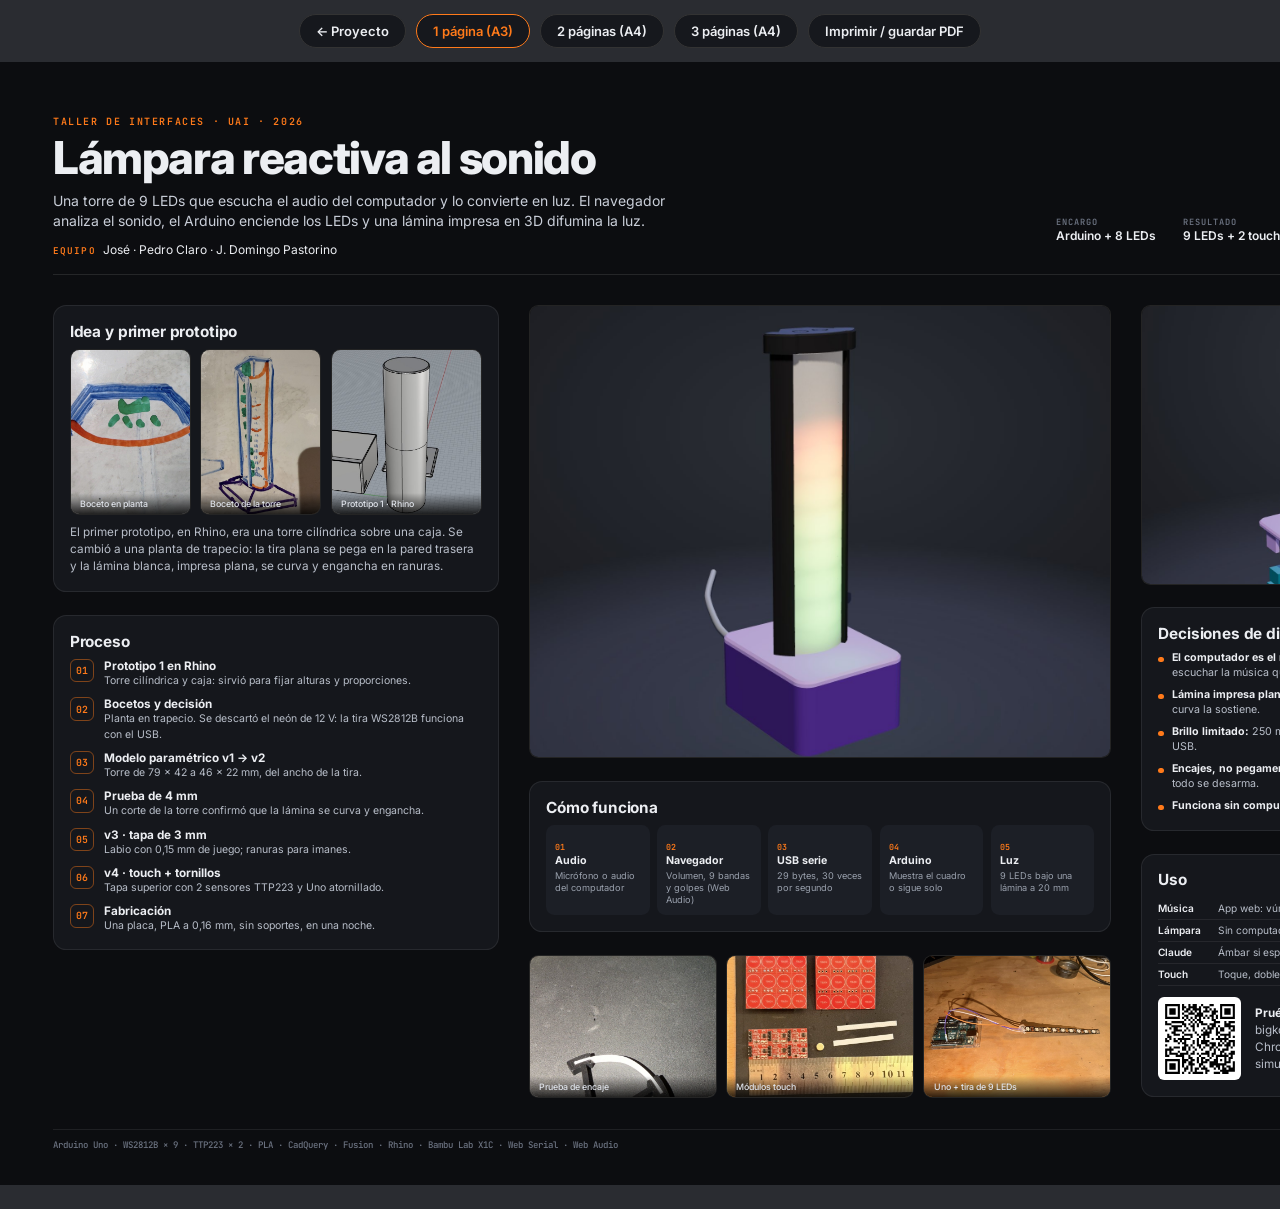
<file: lampara/lamina.html>
<!DOCTYPE html><html lang="es"><head><meta charset="UTF-8"><meta name="viewport" content="width=device-width, initial-scale=1">
<title>Lámina · Lámpara reactiva al sonido</title><link rel="preconnect" href="https://fonts.googleapis.com"><link rel="preconnect" href="https://fonts.gstatic.com" crossorigin>
<link href="https://fonts.googleapis.com/css2?family=Inter:wght@400;500;600;700;800&family=JetBrains+Mono:wght@500;600&display=swap" rel="stylesheet"><style>@page{size:420mm 297mm;margin:0}
*{box-sizing:border-box}
html,body{margin:0;background:#2a2c31}
body{font-family:'Inter',system-ui,'Segoe UI',Arial,sans-serif;color:#eceef2;-webkit-print-color-adjust:exact;print-color-adjust:exact}
.bar{display:flex;gap:10px;justify-content:center;padding:14px;flex-wrap:wrap}
.bar a,.bar button{color:#eceef2;background:#16181d;border:1px solid #333;border-radius:99px;padding:8px 16px;text-decoration:none;font:600 13px Inter,Arial;cursor:pointer}
.bar a.on{border-color:#ff7a1a;color:#ff7a1a}
@media print{.bar{display:none}.page{margin:0!important;box-shadow:none}}
.page{background:#0c0d10;margin:0 auto 24px;overflow:hidden;position:relative;display:grid;gap:5mm}
.a4{width:297mm;height:210mm;padding:11mm 12mm 9mm}
.a3{width:420mm;height:297mm;padding:14mm 14mm 10mm;gap:8mm}
.eyebrow{font:600 7.5pt 'JetBrains Mono',monospace;letter-spacing:.16em;text-transform:uppercase;color:#ff7a1a}
h1{font-size:28pt;line-height:1.02;margin:2mm 0 0;letter-spacing:-.03em;font-weight:800}
.a3 h1{font-size:34pt}
h2{font-size:11.5pt;margin:0 0 2.2mm;letter-spacing:-.01em}
p{margin:0;font-size:8.8pt;line-height:1.45;color:#b8bec9}
.lead{font-size:10.5pt;color:#c9ced8;margin-top:2.5mm;max-width:170mm}
.head{display:flex;justify-content:space-between;align-items:flex-end;gap:8mm;border-bottom:1px solid rgba(255,255,255,.1);padding-bottom:4mm}
.meta{display:grid;grid-template-columns:repeat(2,auto);gap:1.6mm 7mm}
.a3 .meta{grid-template-columns:repeat(4,auto)}
.meta dt{font:600 6.5pt 'JetBrains Mono',monospace;letter-spacing:.12em;color:#6b7280;text-transform:uppercase}
.meta dd{margin:0;font-weight:600;font-size:9pt}
.team{margin-top:2.5mm;font-size:9pt;color:#eceef2}
.team b{color:#ff7a1a;font:600 7pt 'JetBrains Mono',monospace;letter-spacing:.12em;margin-right:2mm}
.card{background:#15171c;border:1px solid rgba(255,255,255,.08);border-radius:3.5mm;padding:4.2mm;overflow:hidden;min-height:0}
.img{border-radius:2.5mm;overflow:hidden;border:1px solid rgba(255,255,255,.08);background:#111;position:relative}
.img img{display:block;width:100%;height:100%;object-fit:cover}
.img .cap{position:absolute;left:0;right:0;bottom:0;padding:1.4mm 2.4mm;font:500 6.6pt Inter,Arial;color:#dfe3ea;background:linear-gradient(transparent,rgba(0,0,0,.8))}
.steps{display:grid;gap:2.4mm;counter-reset:s}
.steps div{display:grid;grid-template-columns:6.5mm 1fr;gap:2.6mm;align-items:start}
.steps div::before{counter-increment:s;content:counter(s,decimal-leading-zero);font:600 7.4pt 'JetBrains Mono',monospace;color:#ff7a1a;border:1px solid rgba(255,122,26,.45);border-radius:1.6mm;height:5.6mm;display:grid;place-items:center}
.steps b{display:block;font-size:8.8pt;color:#eceef2}
.steps p{font-size:7.9pt}
.row{display:grid;gap:2.5mm}
.flow{display:grid;grid-template-columns:repeat(5,1fr);gap:2mm}
.flow div{background:#1c1f26;border-radius:2.2mm;padding:2.4mm}
.flow b{display:block;font-size:8pt}
.flow span{display:block;font-size:6.9pt;color:#9aa1ad;line-height:1.3;margin-top:.8mm}
.flow i{font:600 6.3pt 'JetBrains Mono',monospace;color:#ff7a1a;font-style:normal}
ul.dec{list-style:none;margin:0;padding:0;display:grid;gap:2mm}
ul.dec li{font-size:8pt;color:#b8bec9;line-height:1.38;padding-left:3.6mm;position:relative}
ul.dec li::before{content:'';position:absolute;left:0;top:1.4mm;width:1.5mm;height:1.5mm;border-radius:50%;background:#ff7a1a}
ul.dec b{color:#eceef2}
table{width:100%;border-collapse:collapse;font-size:7.6pt}
td,th{padding:1.2mm 0;border-bottom:1px solid rgba(255,255,255,.07);color:#b8bec9;text-align:left;vertical-align:top}
th{font:600 6.2pt 'JetBrains Mono',monospace;letter-spacing:.1em;color:#6b7280;text-transform:uppercase}
td:first-child{color:#eceef2;font-weight:600;white-space:nowrap;padding-right:3mm}
.qr{display:grid;grid-template-columns:22mm 1fr;gap:3.5mm;align-items:center}
.qr img{background:#fff;border-radius:1.6mm;padding:1.2mm;width:22mm;height:22mm}
.foot{display:flex;justify-content:space-between;font:500 6.8pt 'JetBrains Mono',monospace;color:#6b7280;border-top:1px solid rgba(255,255,255,.08);padding-top:2.4mm}
.pn{color:#ff7a1a}
</style></head><body><div class="bar"><a href="index.html">← Proyecto</a>
      <a href="lamina.html" class="on">1 página (A3)</a>
      <a href="presentacion_2p.html" class="">2 páginas (A4)</a>
      <a href="presentacion_3p.html" class="">3 páginas (A4)</a>
      <button onclick="print()">Imprimir / guardar PDF</button></div><div class="page a3" style="grid-template-columns:118mm 1fr 104mm;grid-template-rows:auto 1fr auto">
  <div style="grid-column:1/-1"><div class="head"><div>
      <p class="eyebrow">Taller de Interfaces · UAI · 2026</p>
      <h1>Lámpara reactiva al sonido</h1>
      <p class="lead">Una torre de 9 LEDs que escucha el audio del computador y lo convierte en luz. El navegador analiza el sonido, el Arduino enciende los LEDs y una lámina impresa en 3D difumina la luz.</p>
      <p class="team"><b>EQUIPO</b>José · Pedro Claro · J. Domingo Pastorino</p></div><dl class="meta">
      <div><dt>Encargo</dt><dd>Arduino + 8 LEDs</dd></div><div><dt>Resultado</dt><dd>9 LEDs + 2 touch</dd></div>
      <div><dt>Medidas</dt><dd>64 × 80 × 200 mm</dd></div><div><dt>Impresión</dt><dd>5 piezas · 4 h 20</dd></div></dl></div></div>
  <div style="display:grid;gap:6mm;align-content:start"><div class="card"><h2>Idea y primer prototipo</h2>
  <div class="row" style="grid-template-columns:1fr 1fr 1.25fr"><div class="img" style="height:44mm"><img src="img/boceto_planta.jpg" alt="" style="object-position:center"><span class="cap">Boceto en planta</span></div><div class="img" style="height:44mm"><img src="img/boceto_3d.jpg" alt="" style="object-position:center"><span class="cap">Boceto de la torre</span></div><div class="img" style="height:44mm"><img src="img/prototipo_rhino.jpg" alt="" style="object-position:center"><span class="cap">Prototipo 1 · Rhino</span></div></div>
  <p style="margin-top:2.4mm">El primer prototipo, en Rhino, era una torre cilíndrica sobre una caja. Se cambió a una planta de trapecio: la tira plana se pega en la pared trasera y la lámina blanca, impresa plana, se curva y engancha en ranuras.</p></div><div class="card"><h2>Proceso</h2><div class="steps">
  <div><span><b>Prototipo 1 en Rhino</b><p>Torre cilíndrica y caja: sirvió para fijar alturas y proporciones.</p></span></div>
  <div><span><b>Bocetos y decisión</b><p>Planta en trapecio. Se descartó el neón de 12 V: la tira WS2812B funciona con el USB.</p></span></div>
  <div><span><b>Modelo paramétrico v1 → v2</b><p>Torre de 79 × 42 a 46 × 22 mm, del ancho de la tira.</p></span></div>
  <div><span><b>Prueba de 4 mm</b><p>Un corte de la torre confirmó que la lámina se curva y engancha.</p></span></div>
  <div><span><b>v3 · tapa de 3 mm</b><p>Labio con 0,15 mm de juego; ranuras para imanes.</p></span></div>
  <div><span><b>v4 · touch + tornillos</b><p>Tapa superior con 2 sensores TTP223 y Uno atornillado.</p></span></div>
  <div><span><b>Fabricación</b><p>Una placa, PLA a 0,16 mm, sin soportes, en una noche.</p></span></div>
</div></div></div>
  <div style="display:grid;gap:6mm;align-content:start"><div class="img" style="height:120mm"><img src="img/render_hero.jpg" alt="" style="object-position:center 60%"></div><div class="card"><h2>Cómo funciona</h2><div class="flow">
  <div><i>01</i><b>Audio</b><span>Micrófono o audio del computador</span></div>
  <div><i>02</i><b>Navegador</b><span>Volumen, 9 bandas y golpes (Web Audio)</span></div>
  <div><i>03</i><b>USB serie</b><span>29 bytes, 30 veces por segundo</span></div>
  <div><i>04</i><b>Arduino</b><span>Muestra el cuadro o sigue solo</span></div>
  <div><i>05</i><b>Luz</b><span>9 LEDs bajo una lámina a 20 mm</span></div></div></div><div class="row" style="grid-template-columns:repeat(3,1fr)"><div class="img" style="height:38mm"><img src="img/prueba_encaje.jpg" alt="" style="object-position:center"><span class="cap">Prueba de encaje</span></div><div class="img" style="height:38mm"><img src="img/modulos_touch.jpg" alt="" style="object-position:center"><span class="cap">Módulos touch</span></div><div class="img" style="height:38mm"><img src="img/prototipo_uno_tira.jpg" alt="" style="object-position:center"><span class="cap">Uno + tira de 9 LEDs</span></div></div></div>
  <div style="display:grid;gap:6mm;align-content:start"><div class="img" style="height:74mm"><img src="img/render_despiece_limpio.jpg" alt="" style="object-position:center 42%"></div><div class="card"><h2>Decisiones de diseño</h2><ul class="dec">
  <li><b>El computador es el micrófono:</b> análisis más fino y puede escuchar la música que suena en él.</li>
  <li><b>Lámina impresa plana:</b> se imprime en minutos y la tensión de la curva la sostiene.</li>
  <li><b>Brillo limitado:</b> 250 mA como máximo, dentro de lo que entrega un USB.</li>
  <li><b>Encajes, no pegamento:</b> torre y lámina entran 5 mm en canales; todo se desarma.</li>
  <li><b>Funciona sin computador:</b> modos propios y botones touch.</li></ul></div><div class="card"><h2>Uso</h2><table>
  <tr><td>Música</td><td>App web: vúmetro, espectro, pulso, fuego, ola, chispas</td></tr>
  <tr><td>Lámpara</td><td>Sin computador: arcoíris, respiración, fuego, luz cálida</td></tr>
  <tr><td>Claude</td><td>Ámbar si espera tu respuesta, azul trabajando, verde listo</td></tr>
  <tr><td>Touch</td><td>Toque, doble toque, mantener y los dos juntos</td></tr></table>
  <div class="qr" style="margin-top:3mm"><img src="img/qr_app.svg" alt=""><p><b style="color:#eceef2">Pruébala:</b><br>bigkokoz.github.io/lampara/app.html<br>Chrome o Edge · también funciona como simulador.</p></div></div></div>
  <div style="grid-column:1/-1"><div class="foot"><span>Arduino Uno · WS2812B × 9 · TTP223 × 2 · PLA · CadQuery · Fusion · Rhino · Bambu Lab X1C · Web Serial · Web Audio</span><span>bigkokoz.github.io/lampara</span></div></div></div></body></html>
</file>
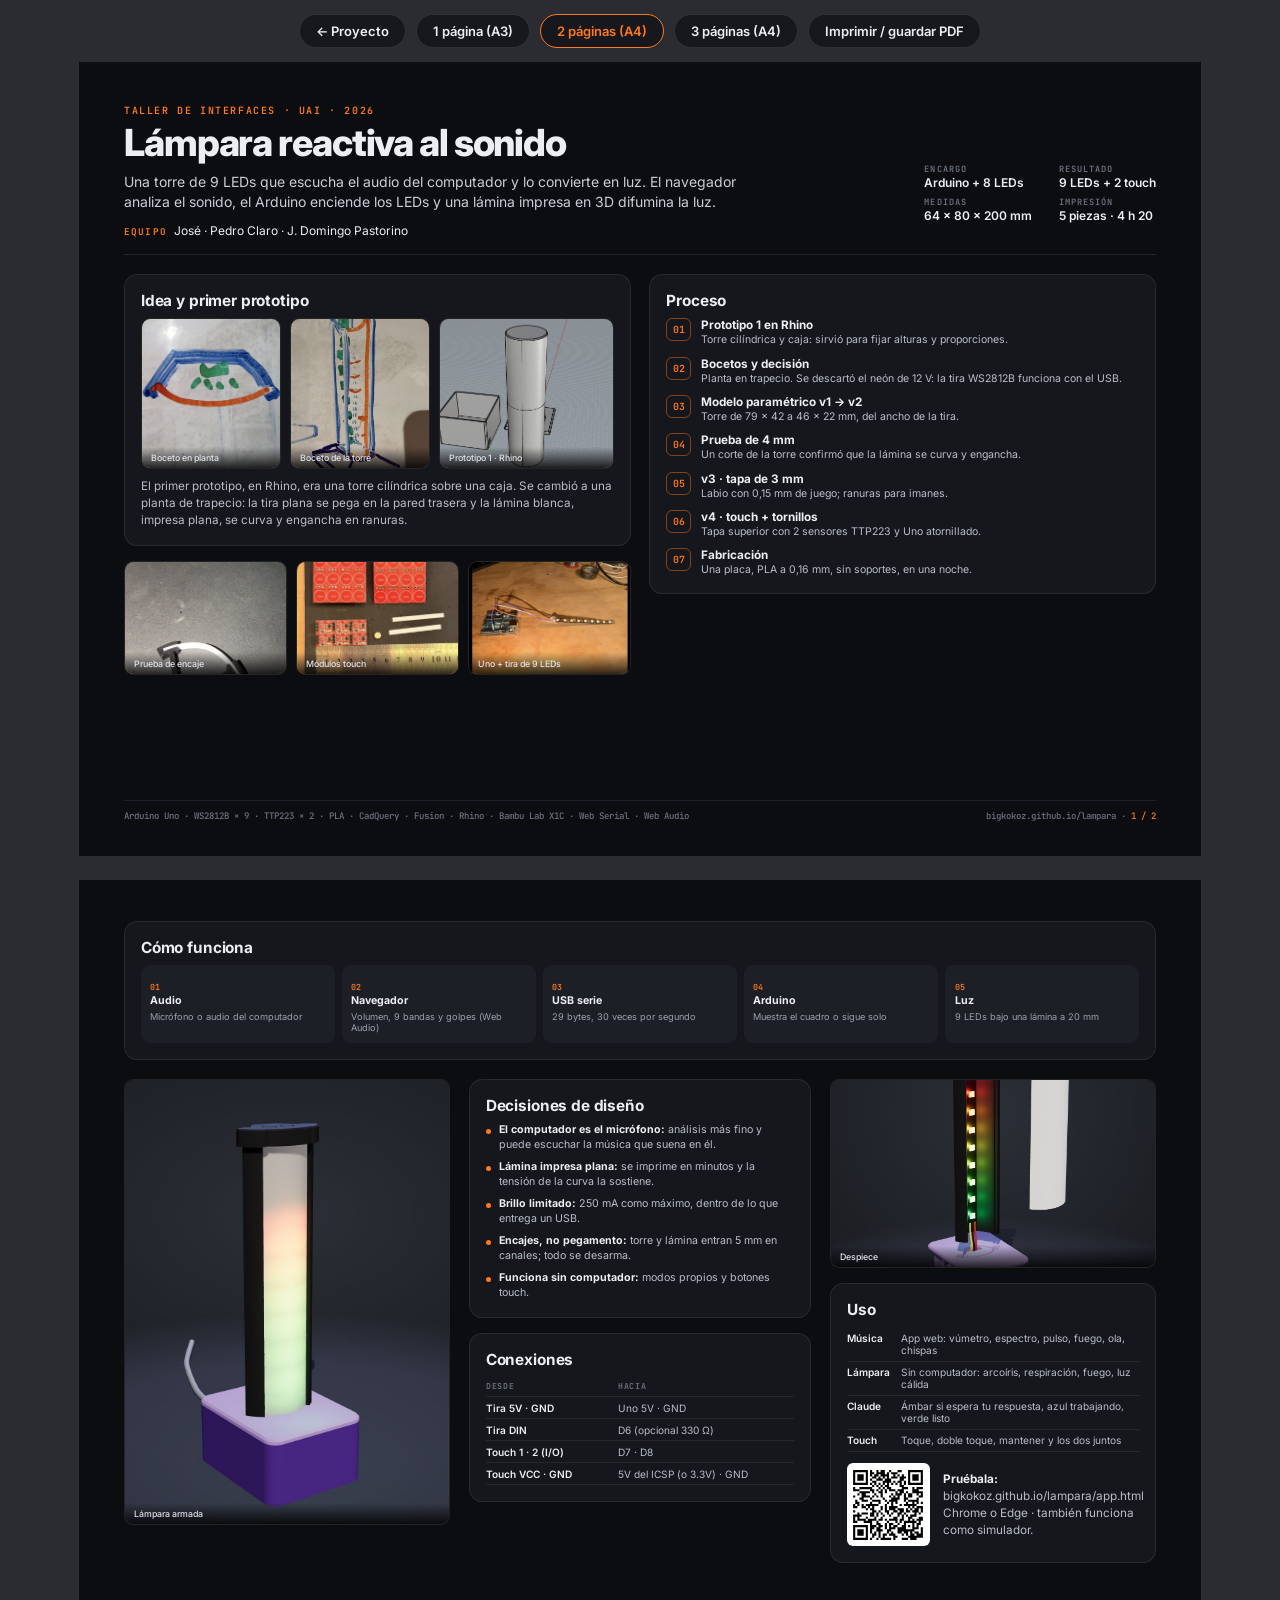
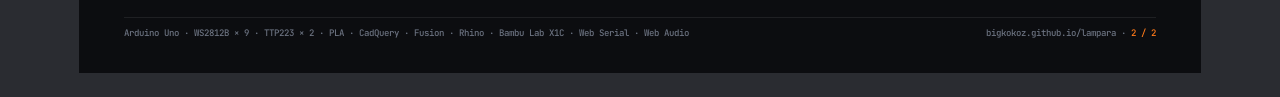
<file: lampara/presentacion_2p.html>
<!DOCTYPE html><html lang="es"><head><meta charset="UTF-8"><meta name="viewport" content="width=device-width, initial-scale=1">
<title>Presentación (2 páginas) · Lámpara reactiva al sonido</title><link rel="preconnect" href="https://fonts.googleapis.com"><link rel="preconnect" href="https://fonts.gstatic.com" crossorigin>
<link href="https://fonts.googleapis.com/css2?family=Inter:wght@400;500;600;700;800&family=JetBrains+Mono:wght@500;600&display=swap" rel="stylesheet"><style>@page{size:297mm 210mm;margin:0}
*{box-sizing:border-box}
html,body{margin:0;background:#2a2c31}
body{font-family:'Inter',system-ui,'Segoe UI',Arial,sans-serif;color:#eceef2;-webkit-print-color-adjust:exact;print-color-adjust:exact}
.bar{display:flex;gap:10px;justify-content:center;padding:14px;flex-wrap:wrap}
.bar a,.bar button{color:#eceef2;background:#16181d;border:1px solid #333;border-radius:99px;padding:8px 16px;text-decoration:none;font:600 13px Inter,Arial;cursor:pointer}
.bar a.on{border-color:#ff7a1a;color:#ff7a1a}
@media print{.bar{display:none}.page{margin:0!important;box-shadow:none}}
.page{background:#0c0d10;margin:0 auto 24px;overflow:hidden;position:relative;display:grid;gap:5mm}
.a4{width:297mm;height:210mm;padding:11mm 12mm 9mm}
.a3{width:420mm;height:297mm;padding:14mm 14mm 10mm;gap:8mm}
.eyebrow{font:600 7.5pt 'JetBrains Mono',monospace;letter-spacing:.16em;text-transform:uppercase;color:#ff7a1a}
h1{font-size:28pt;line-height:1.02;margin:2mm 0 0;letter-spacing:-.03em;font-weight:800}
.a3 h1{font-size:34pt}
h2{font-size:11.5pt;margin:0 0 2.2mm;letter-spacing:-.01em}
p{margin:0;font-size:8.8pt;line-height:1.45;color:#b8bec9}
.lead{font-size:10.5pt;color:#c9ced8;margin-top:2.5mm;max-width:170mm}
.head{display:flex;justify-content:space-between;align-items:flex-end;gap:8mm;border-bottom:1px solid rgba(255,255,255,.1);padding-bottom:4mm}
.meta{display:grid;grid-template-columns:repeat(2,auto);gap:1.6mm 7mm}
.a3 .meta{grid-template-columns:repeat(4,auto)}
.meta dt{font:600 6.5pt 'JetBrains Mono',monospace;letter-spacing:.12em;color:#6b7280;text-transform:uppercase}
.meta dd{margin:0;font-weight:600;font-size:9pt}
.team{margin-top:2.5mm;font-size:9pt;color:#eceef2}
.team b{color:#ff7a1a;font:600 7pt 'JetBrains Mono',monospace;letter-spacing:.12em;margin-right:2mm}
.card{background:#15171c;border:1px solid rgba(255,255,255,.08);border-radius:3.5mm;padding:4.2mm;overflow:hidden;min-height:0}
.img{border-radius:2.5mm;overflow:hidden;border:1px solid rgba(255,255,255,.08);background:#111;position:relative}
.img img{display:block;width:100%;height:100%;object-fit:cover}
.img .cap{position:absolute;left:0;right:0;bottom:0;padding:1.4mm 2.4mm;font:500 6.6pt Inter,Arial;color:#dfe3ea;background:linear-gradient(transparent,rgba(0,0,0,.8))}
.steps{display:grid;gap:2.4mm;counter-reset:s}
.steps div{display:grid;grid-template-columns:6.5mm 1fr;gap:2.6mm;align-items:start}
.steps div::before{counter-increment:s;content:counter(s,decimal-leading-zero);font:600 7.4pt 'JetBrains Mono',monospace;color:#ff7a1a;border:1px solid rgba(255,122,26,.45);border-radius:1.6mm;height:5.6mm;display:grid;place-items:center}
.steps b{display:block;font-size:8.8pt;color:#eceef2}
.steps p{font-size:7.9pt}
.row{display:grid;gap:2.5mm}
.flow{display:grid;grid-template-columns:repeat(5,1fr);gap:2mm}
.flow div{background:#1c1f26;border-radius:2.2mm;padding:2.4mm}
.flow b{display:block;font-size:8pt}
.flow span{display:block;font-size:6.9pt;color:#9aa1ad;line-height:1.3;margin-top:.8mm}
.flow i{font:600 6.3pt 'JetBrains Mono',monospace;color:#ff7a1a;font-style:normal}
ul.dec{list-style:none;margin:0;padding:0;display:grid;gap:2mm}
ul.dec li{font-size:8pt;color:#b8bec9;line-height:1.38;padding-left:3.6mm;position:relative}
ul.dec li::before{content:'';position:absolute;left:0;top:1.4mm;width:1.5mm;height:1.5mm;border-radius:50%;background:#ff7a1a}
ul.dec b{color:#eceef2}
table{width:100%;border-collapse:collapse;font-size:7.6pt}
td,th{padding:1.2mm 0;border-bottom:1px solid rgba(255,255,255,.07);color:#b8bec9;text-align:left;vertical-align:top}
th{font:600 6.2pt 'JetBrains Mono',monospace;letter-spacing:.1em;color:#6b7280;text-transform:uppercase}
td:first-child{color:#eceef2;font-weight:600;white-space:nowrap;padding-right:3mm}
.qr{display:grid;grid-template-columns:22mm 1fr;gap:3.5mm;align-items:center}
.qr img{background:#fff;border-radius:1.6mm;padding:1.2mm;width:22mm;height:22mm}
.foot{display:flex;justify-content:space-between;font:500 6.8pt 'JetBrains Mono',monospace;color:#6b7280;border-top:1px solid rgba(255,255,255,.08);padding-top:2.4mm}
.pn{color:#ff7a1a}
</style></head><body><div class="bar"><a href="index.html">← Proyecto</a>
      <a href="lamina.html" class="">1 página (A3)</a>
      <a href="presentacion_2p.html" class="on">2 páginas (A4)</a>
      <a href="presentacion_3p.html" class="">3 páginas (A4)</a>
      <button onclick="print()">Imprimir / guardar PDF</button></div><div class="page a4" style="grid-template-columns:1fr 1fr;grid-template-rows:auto 1fr auto">
  <div style="grid-column:1/-1"><div class="head"><div>
      <p class="eyebrow">Taller de Interfaces · UAI · 2026</p>
      <h1>Lámpara reactiva al sonido</h1>
      <p class="lead">Una torre de 9 LEDs que escucha el audio del computador y lo convierte en luz. El navegador analiza el sonido, el Arduino enciende los LEDs y una lámina impresa en 3D difumina la luz.</p>
      <p class="team"><b>EQUIPO</b>José · Pedro Claro · J. Domingo Pastorino</p></div><dl class="meta">
      <div><dt>Encargo</dt><dd>Arduino + 8 LEDs</dd></div><div><dt>Resultado</dt><dd>9 LEDs + 2 touch</dd></div>
      <div><dt>Medidas</dt><dd>64 × 80 × 200 mm</dd></div><div><dt>Impresión</dt><dd>5 piezas · 4 h 20</dd></div></dl></div></div>
  <div style="display:grid;gap:4mm;align-content:start"><div class="card"><h2>Idea y primer prototipo</h2>
  <div class="row" style="grid-template-columns:1fr 1fr 1.25fr"><div class="img" style="height:40mm"><img src="img/boceto_planta.jpg" alt="" style="object-position:center"><span class="cap">Boceto en planta</span></div><div class="img" style="height:40mm"><img src="img/boceto_3d.jpg" alt="" style="object-position:center"><span class="cap">Boceto de la torre</span></div><div class="img" style="height:40mm"><img src="img/prototipo_rhino.jpg" alt="" style="object-position:center"><span class="cap">Prototipo 1 · Rhino</span></div></div>
  <p style="margin-top:2.4mm">El primer prototipo, en Rhino, era una torre cilíndrica sobre una caja. Se cambió a una planta de trapecio: la tira plana se pega en la pared trasera y la lámina blanca, impresa plana, se curva y engancha en ranuras.</p></div><div class="row" style="grid-template-columns:repeat(3,1fr)"><div class="img" style="height:30mm"><img src="img/prueba_encaje.jpg" alt="" style="object-position:center"><span class="cap">Prueba de encaje</span></div><div class="img" style="height:30mm"><img src="img/modulos_touch.jpg" alt="" style="object-position:center"><span class="cap">Módulos touch</span></div><div class="img" style="height:30mm"><img src="img/prototipo_uno_tira.jpg" alt="" style="object-position:center"><span class="cap">Uno + tira de 9 LEDs</span></div></div></div>
  <div style="display:grid;gap:4mm;align-content:start"><div class="card"><h2>Proceso</h2><div class="steps">
  <div><span><b>Prototipo 1 en Rhino</b><p>Torre cilíndrica y caja: sirvió para fijar alturas y proporciones.</p></span></div>
  <div><span><b>Bocetos y decisión</b><p>Planta en trapecio. Se descartó el neón de 12 V: la tira WS2812B funciona con el USB.</p></span></div>
  <div><span><b>Modelo paramétrico v1 → v2</b><p>Torre de 79 × 42 a 46 × 22 mm, del ancho de la tira.</p></span></div>
  <div><span><b>Prueba de 4 mm</b><p>Un corte de la torre confirmó que la lámina se curva y engancha.</p></span></div>
  <div><span><b>v3 · tapa de 3 mm</b><p>Labio con 0,15 mm de juego; ranuras para imanes.</p></span></div>
  <div><span><b>v4 · touch + tornillos</b><p>Tapa superior con 2 sensores TTP223 y Uno atornillado.</p></span></div>
  <div><span><b>Fabricación</b><p>Una placa, PLA a 0,16 mm, sin soportes, en una noche.</p></span></div>
</div></div></div>
  <div style="grid-column:1/-1"><div class="foot"><span>Arduino Uno · WS2812B × 9 · TTP223 × 2 · PLA · CadQuery · Fusion · Rhino · Bambu Lab X1C · Web Serial · Web Audio</span><span>bigkokoz.github.io/lampara  ·  <span class=pn>1 / 2</span></span></div></div></div><div class="page a4" style="grid-template-columns:1fr 1.05fr 1fr;grid-template-rows:auto 1fr auto">
  <div style="grid-column:1/-1"><div class="card"><h2>Cómo funciona</h2><div class="flow">
  <div><i>01</i><b>Audio</b><span>Micrófono o audio del computador</span></div>
  <div><i>02</i><b>Navegador</b><span>Volumen, 9 bandas y golpes (Web Audio)</span></div>
  <div><i>03</i><b>USB serie</b><span>29 bytes, 30 veces por segundo</span></div>
  <div><i>04</i><b>Arduino</b><span>Muestra el cuadro o sigue solo</span></div>
  <div><i>05</i><b>Luz</b><span>9 LEDs bajo una lámina a 20 mm</span></div></div></div></div>
  <div style="display:grid;gap:4mm;align-content:start"><div class="img" style="height:118mm"><img src="img/render_hero.jpg" alt="" style="object-position:center 60%"><span class="cap">Lámpara armada</span></div></div>
  <div style="display:grid;gap:4mm;align-content:start"><div class="card"><h2>Decisiones de diseño</h2><ul class="dec">
  <li><b>El computador es el micrófono:</b> análisis más fino y puede escuchar la música que suena en él.</li>
  <li><b>Lámina impresa plana:</b> se imprime en minutos y la tensión de la curva la sostiene.</li>
  <li><b>Brillo limitado:</b> 250 mA como máximo, dentro de lo que entrega un USB.</li>
  <li><b>Encajes, no pegamento:</b> torre y lámina entran 5 mm en canales; todo se desarma.</li>
  <li><b>Funciona sin computador:</b> modos propios y botones touch.</li></ul></div><div class="card"><h2>Conexiones</h2><table>
  <tr><th>Desde</th><th>Hacia</th></tr>
  <tr><td>Tira 5V · GND</td><td>Uno 5V · GND</td></tr>
  <tr><td>Tira DIN</td><td>D6 (opcional 330 Ω)</td></tr>
  <tr><td>Touch 1 · 2 (I/O)</td><td>D7 · D8</td></tr>
  <tr><td>Touch VCC · GND</td><td>5V del ICSP (o 3.3V) · GND</td></tr></table></div></div>
  <div style="display:grid;gap:4mm;align-content:start"><div class="img" style="height:50mm"><img src="img/render_despiece_limpio.jpg" alt="" style="object-position:center 40%"><span class="cap">Despiece</span></div><div class="card"><h2>Uso</h2><table>
  <tr><td>Música</td><td>App web: vúmetro, espectro, pulso, fuego, ola, chispas</td></tr>
  <tr><td>Lámpara</td><td>Sin computador: arcoíris, respiración, fuego, luz cálida</td></tr>
  <tr><td>Claude</td><td>Ámbar si espera tu respuesta, azul trabajando, verde listo</td></tr>
  <tr><td>Touch</td><td>Toque, doble toque, mantener y los dos juntos</td></tr></table>
  <div class="qr" style="margin-top:3mm"><img src="img/qr_app.svg" alt=""><p><b style="color:#eceef2">Pruébala:</b><br>bigkokoz.github.io/lampara/app.html<br>Chrome o Edge · también funciona como simulador.</p></div></div></div>
  <div style="grid-column:1/-1"><div class="foot"><span>Arduino Uno · WS2812B × 9 · TTP223 × 2 · PLA · CadQuery · Fusion · Rhino · Bambu Lab X1C · Web Serial · Web Audio</span><span>bigkokoz.github.io/lampara  ·  <span class=pn>2 / 2</span></span></div></div></div></body></html>
</file>
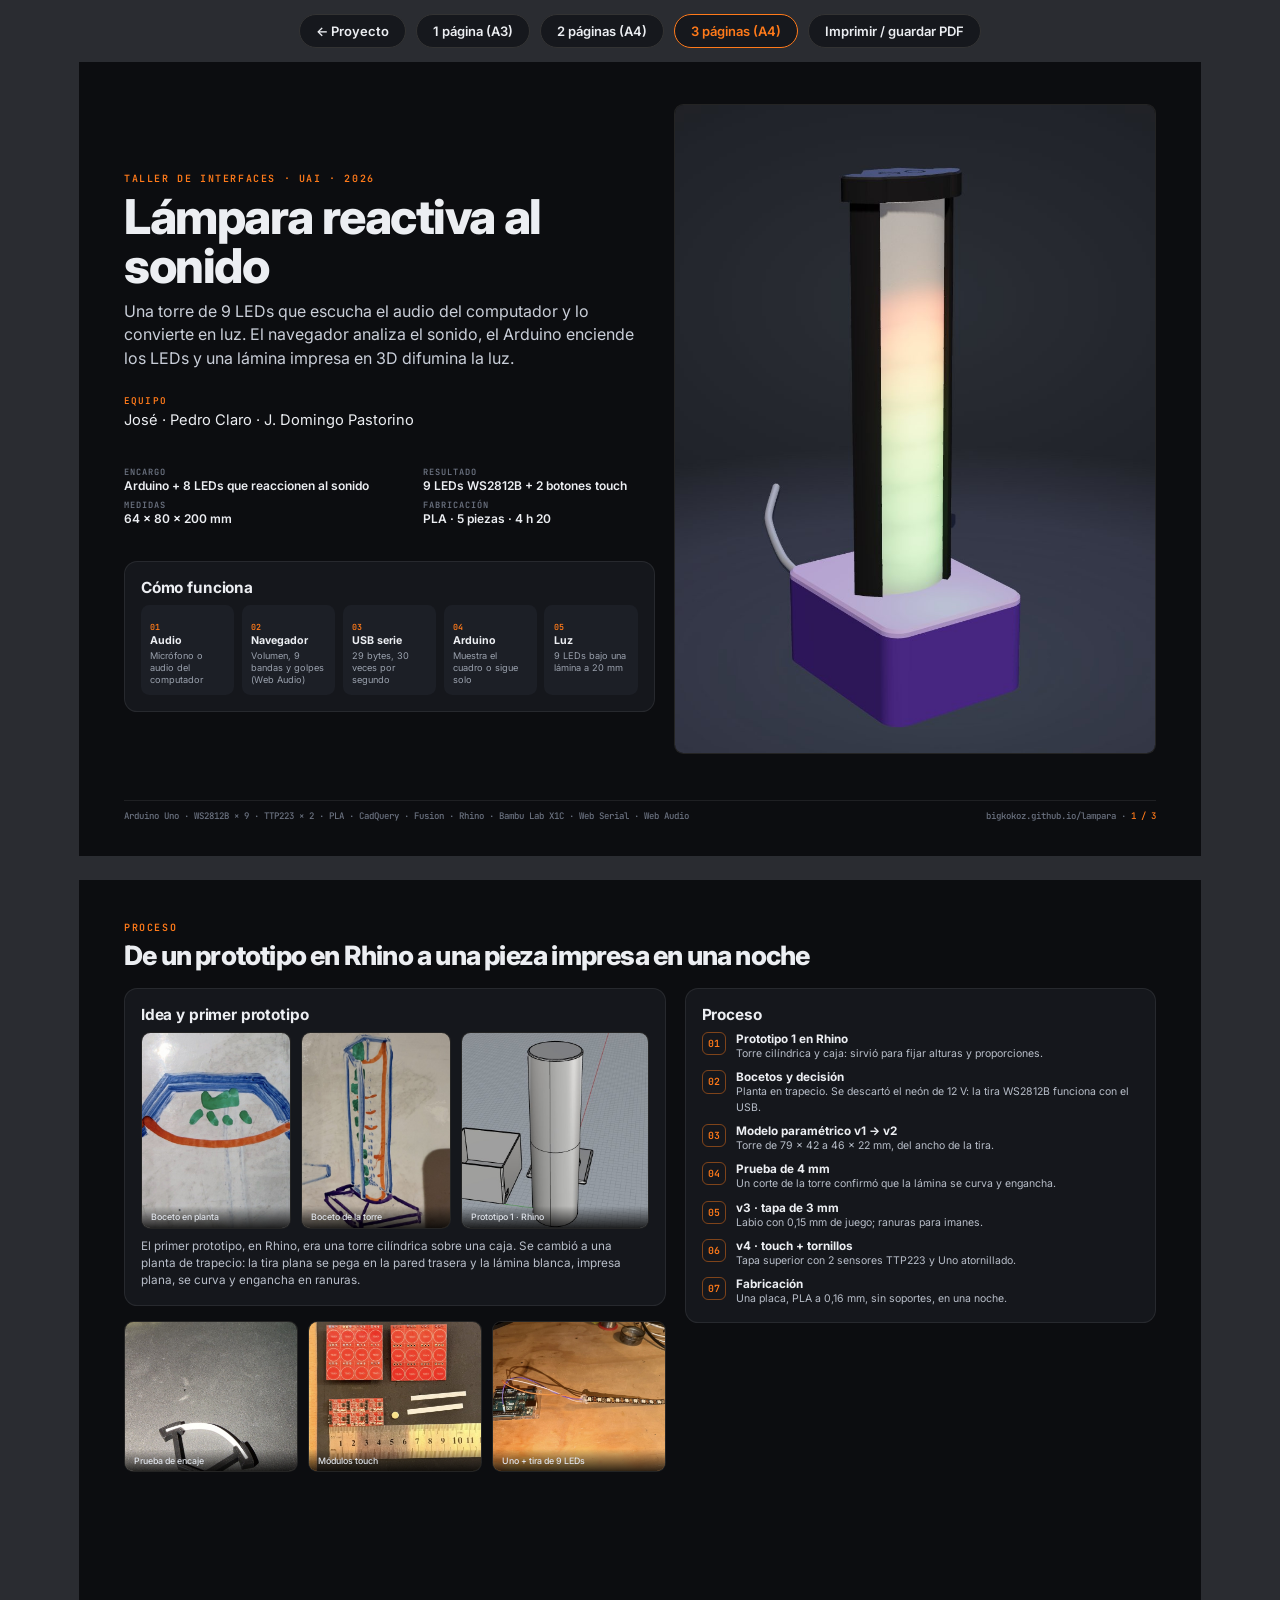
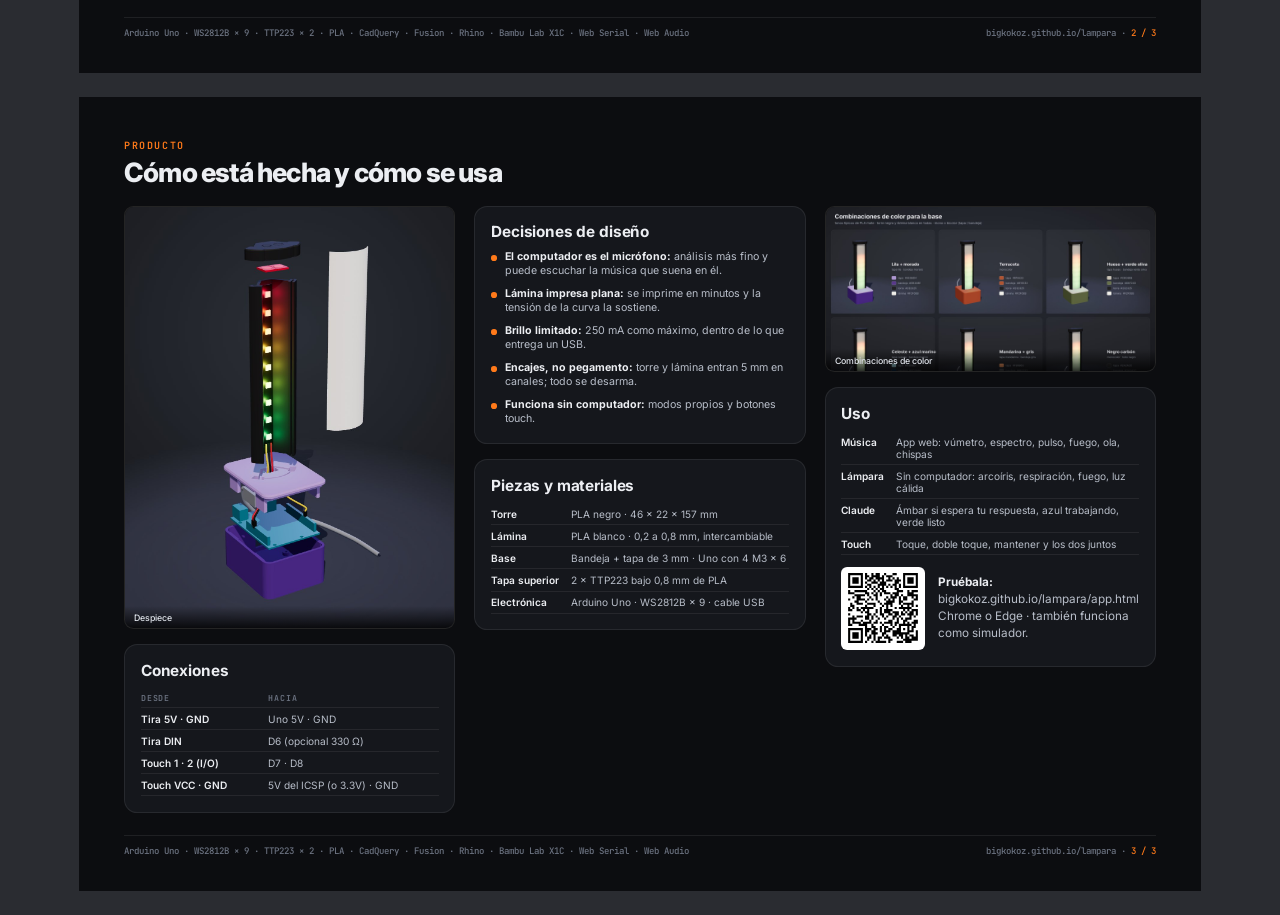
<file: lampara/presentacion_3p.html>
<!DOCTYPE html><html lang="es"><head><meta charset="UTF-8"><meta name="viewport" content="width=device-width, initial-scale=1">
<title>Presentación (3 páginas) · Lámpara reactiva al sonido</title><link rel="preconnect" href="https://fonts.googleapis.com"><link rel="preconnect" href="https://fonts.gstatic.com" crossorigin>
<link href="https://fonts.googleapis.com/css2?family=Inter:wght@400;500;600;700;800&family=JetBrains+Mono:wght@500;600&display=swap" rel="stylesheet"><style>@page{size:297mm 210mm;margin:0}
*{box-sizing:border-box}
html,body{margin:0;background:#2a2c31}
body{font-family:'Inter',system-ui,'Segoe UI',Arial,sans-serif;color:#eceef2;-webkit-print-color-adjust:exact;print-color-adjust:exact}
.bar{display:flex;gap:10px;justify-content:center;padding:14px;flex-wrap:wrap}
.bar a,.bar button{color:#eceef2;background:#16181d;border:1px solid #333;border-radius:99px;padding:8px 16px;text-decoration:none;font:600 13px Inter,Arial;cursor:pointer}
.bar a.on{border-color:#ff7a1a;color:#ff7a1a}
@media print{.bar{display:none}.page{margin:0!important;box-shadow:none}}
.page{background:#0c0d10;margin:0 auto 24px;overflow:hidden;position:relative;display:grid;gap:5mm}
.a4{width:297mm;height:210mm;padding:11mm 12mm 9mm}
.a3{width:420mm;height:297mm;padding:14mm 14mm 10mm;gap:8mm}
.eyebrow{font:600 7.5pt 'JetBrains Mono',monospace;letter-spacing:.16em;text-transform:uppercase;color:#ff7a1a}
h1{font-size:28pt;line-height:1.02;margin:2mm 0 0;letter-spacing:-.03em;font-weight:800}
.a3 h1{font-size:34pt}
h2{font-size:11.5pt;margin:0 0 2.2mm;letter-spacing:-.01em}
p{margin:0;font-size:8.8pt;line-height:1.45;color:#b8bec9}
.lead{font-size:10.5pt;color:#c9ced8;margin-top:2.5mm;max-width:170mm}
.head{display:flex;justify-content:space-between;align-items:flex-end;gap:8mm;border-bottom:1px solid rgba(255,255,255,.1);padding-bottom:4mm}
.meta{display:grid;grid-template-columns:repeat(2,auto);gap:1.6mm 7mm}
.a3 .meta{grid-template-columns:repeat(4,auto)}
.meta dt{font:600 6.5pt 'JetBrains Mono',monospace;letter-spacing:.12em;color:#6b7280;text-transform:uppercase}
.meta dd{margin:0;font-weight:600;font-size:9pt}
.team{margin-top:2.5mm;font-size:9pt;color:#eceef2}
.team b{color:#ff7a1a;font:600 7pt 'JetBrains Mono',monospace;letter-spacing:.12em;margin-right:2mm}
.card{background:#15171c;border:1px solid rgba(255,255,255,.08);border-radius:3.5mm;padding:4.2mm;overflow:hidden;min-height:0}
.img{border-radius:2.5mm;overflow:hidden;border:1px solid rgba(255,255,255,.08);background:#111;position:relative}
.img img{display:block;width:100%;height:100%;object-fit:cover}
.img .cap{position:absolute;left:0;right:0;bottom:0;padding:1.4mm 2.4mm;font:500 6.6pt Inter,Arial;color:#dfe3ea;background:linear-gradient(transparent,rgba(0,0,0,.8))}
.steps{display:grid;gap:2.4mm;counter-reset:s}
.steps div{display:grid;grid-template-columns:6.5mm 1fr;gap:2.6mm;align-items:start}
.steps div::before{counter-increment:s;content:counter(s,decimal-leading-zero);font:600 7.4pt 'JetBrains Mono',monospace;color:#ff7a1a;border:1px solid rgba(255,122,26,.45);border-radius:1.6mm;height:5.6mm;display:grid;place-items:center}
.steps b{display:block;font-size:8.8pt;color:#eceef2}
.steps p{font-size:7.9pt}
.row{display:grid;gap:2.5mm}
.flow{display:grid;grid-template-columns:repeat(5,1fr);gap:2mm}
.flow div{background:#1c1f26;border-radius:2.2mm;padding:2.4mm}
.flow b{display:block;font-size:8pt}
.flow span{display:block;font-size:6.9pt;color:#9aa1ad;line-height:1.3;margin-top:.8mm}
.flow i{font:600 6.3pt 'JetBrains Mono',monospace;color:#ff7a1a;font-style:normal}
ul.dec{list-style:none;margin:0;padding:0;display:grid;gap:2mm}
ul.dec li{font-size:8pt;color:#b8bec9;line-height:1.38;padding-left:3.6mm;position:relative}
ul.dec li::before{content:'';position:absolute;left:0;top:1.4mm;width:1.5mm;height:1.5mm;border-radius:50%;background:#ff7a1a}
ul.dec b{color:#eceef2}
table{width:100%;border-collapse:collapse;font-size:7.6pt}
td,th{padding:1.2mm 0;border-bottom:1px solid rgba(255,255,255,.07);color:#b8bec9;text-align:left;vertical-align:top}
th{font:600 6.2pt 'JetBrains Mono',monospace;letter-spacing:.1em;color:#6b7280;text-transform:uppercase}
td:first-child{color:#eceef2;font-weight:600;white-space:nowrap;padding-right:3mm}
.qr{display:grid;grid-template-columns:22mm 1fr;gap:3.5mm;align-items:center}
.qr img{background:#fff;border-radius:1.6mm;padding:1.2mm;width:22mm;height:22mm}
.foot{display:flex;justify-content:space-between;font:500 6.8pt 'JetBrains Mono',monospace;color:#6b7280;border-top:1px solid rgba(255,255,255,.08);padding-top:2.4mm}
.pn{color:#ff7a1a}
</style></head><body><div class="bar"><a href="index.html">← Proyecto</a>
      <a href="lamina.html" class="">1 página (A3)</a>
      <a href="presentacion_2p.html" class="">2 páginas (A4)</a>
      <a href="presentacion_3p.html" class="on">3 páginas (A4)</a>
      <button onclick="print()">Imprimir / guardar PDF</button></div><div class="page a4" style="grid-template-columns:1.1fr 1fr;grid-template-rows:1fr auto">
  <div style="display:grid;gap:5mm;align-content:center">
    <div><p class="eyebrow">Taller de Interfaces · UAI · 2026</p><h1 style="font-size:36pt">Lámpara reactiva al sonido</h1>
    <p class="lead" style="font-size:12pt">Una torre de 9 LEDs que escucha el audio del computador y lo convierte en luz. El navegador analiza el sonido, el Arduino enciende los LEDs y una lámina impresa en 3D difumina la luz.</p>
    <p class="team" style="font-size:11pt;margin-top:5mm"><b>EQUIPO</b><br>José · Pedro Claro · J. Domingo Pastorino</p></div>
    <dl class="meta"><div><dt>Encargo</dt><dd>Arduino + 8 LEDs que reaccionen al sonido</dd></div><div><dt>Resultado</dt><dd>9 LEDs WS2812B + 2 botones touch</dd></div>
      <div><dt>Medidas</dt><dd>64 × 80 × 200 mm</dd></div><div><dt>Fabricación</dt><dd>PLA · 5 piezas · 4 h 20</dd></div></dl>
    <div class="card"><h2>Cómo funciona</h2><div class="flow">
  <div><i>01</i><b>Audio</b><span>Micrófono o audio del computador</span></div>
  <div><i>02</i><b>Navegador</b><span>Volumen, 9 bandas y golpes (Web Audio)</span></div>
  <div><i>03</i><b>USB serie</b><span>29 bytes, 30 veces por segundo</span></div>
  <div><i>04</i><b>Arduino</b><span>Muestra el cuadro o sigue solo</span></div>
  <div><i>05</i><b>Luz</b><span>9 LEDs bajo una lámina a 20 mm</span></div></div></div></div>
  <div class="img" style="height:172mm"><img src="img/render_hero.jpg" alt="" style="object-position:center 58%"></div>
  <div style="grid-column:1/-1"><div class="foot"><span>Arduino Uno · WS2812B × 9 · TTP223 × 2 · PLA · CadQuery · Fusion · Rhino · Bambu Lab X1C · Web Serial · Web Audio</span><span>bigkokoz.github.io/lampara  ·  <span class=pn>1 / 3</span></span></div></div></div><div class="page a4" style="grid-template-columns:1.15fr 1fr;grid-template-rows:auto 1fr auto">
  <div style="grid-column:1/-1"><p class="eyebrow">Proceso</p><h1 style="font-size:20pt">De un prototipo en Rhino a una pieza impresa en una noche</h1></div>
  <div style="display:grid;gap:4mm;align-content:start"><div class="card"><h2>Idea y primer prototipo</h2>
  <div class="row" style="grid-template-columns:1fr 1fr 1.25fr"><div class="img" style="height:52mm"><img src="img/boceto_planta.jpg" alt="" style="object-position:center"><span class="cap">Boceto en planta</span></div><div class="img" style="height:52mm"><img src="img/boceto_3d.jpg" alt="" style="object-position:center"><span class="cap">Boceto de la torre</span></div><div class="img" style="height:52mm"><img src="img/prototipo_rhino.jpg" alt="" style="object-position:center"><span class="cap">Prototipo 1 · Rhino</span></div></div>
  <p style="margin-top:2.4mm">El primer prototipo, en Rhino, era una torre cilíndrica sobre una caja. Se cambió a una planta de trapecio: la tira plana se pega en la pared trasera y la lámina blanca, impresa plana, se curva y engancha en ranuras.</p></div><div class="row" style="grid-template-columns:repeat(3,1fr)"><div class="img" style="height:40mm"><img src="img/prueba_encaje.jpg" alt="" style="object-position:center"><span class="cap">Prueba de encaje</span></div><div class="img" style="height:40mm"><img src="img/modulos_touch.jpg" alt="" style="object-position:center"><span class="cap">Módulos touch</span></div><div class="img" style="height:40mm"><img src="img/prototipo_uno_tira.jpg" alt="" style="object-position:center"><span class="cap">Uno + tira de 9 LEDs</span></div></div></div>
  <div style="display:grid;gap:4mm;align-content:start"><div class="card"><h2>Proceso</h2><div class="steps">
  <div><span><b>Prototipo 1 en Rhino</b><p>Torre cilíndrica y caja: sirvió para fijar alturas y proporciones.</p></span></div>
  <div><span><b>Bocetos y decisión</b><p>Planta en trapecio. Se descartó el neón de 12 V: la tira WS2812B funciona con el USB.</p></span></div>
  <div><span><b>Modelo paramétrico v1 → v2</b><p>Torre de 79 × 42 a 46 × 22 mm, del ancho de la tira.</p></span></div>
  <div><span><b>Prueba de 4 mm</b><p>Un corte de la torre confirmó que la lámina se curva y engancha.</p></span></div>
  <div><span><b>v3 · tapa de 3 mm</b><p>Labio con 0,15 mm de juego; ranuras para imanes.</p></span></div>
  <div><span><b>v4 · touch + tornillos</b><p>Tapa superior con 2 sensores TTP223 y Uno atornillado.</p></span></div>
  <div><span><b>Fabricación</b><p>Una placa, PLA a 0,16 mm, sin soportes, en una noche.</p></span></div>
</div></div></div>
  <div style="grid-column:1/-1"><div class="foot"><span>Arduino Uno · WS2812B × 9 · TTP223 × 2 · PLA · CadQuery · Fusion · Rhino · Bambu Lab X1C · Web Serial · Web Audio</span><span>bigkokoz.github.io/lampara  ·  <span class=pn>2 / 3</span></span></div></div></div><div class="page a4" style="grid-template-columns:1fr 1fr 1fr;grid-template-rows:auto 1fr auto">
  <div style="grid-column:1/-1"><p class="eyebrow">Producto</p><h1 style="font-size:20pt">Cómo está hecha y cómo se usa</h1></div>
  <div style="display:grid;gap:4mm;align-content:start"><div class="img" style="height:112mm"><img src="img/render_despiece_limpio.jpg" alt="" style="object-position:center 42%"><span class="cap">Despiece</span></div><div class="card"><h2>Conexiones</h2><table>
  <tr><th>Desde</th><th>Hacia</th></tr>
  <tr><td>Tira 5V · GND</td><td>Uno 5V · GND</td></tr>
  <tr><td>Tira DIN</td><td>D6 (opcional 330 Ω)</td></tr>
  <tr><td>Touch 1 · 2 (I/O)</td><td>D7 · D8</td></tr>
  <tr><td>Touch VCC · GND</td><td>5V del ICSP (o 3.3V) · GND</td></tr></table></div></div>
  <div style="display:grid;gap:4mm;align-content:start"><div class="card"><h2>Decisiones de diseño</h2><ul class="dec">
  <li><b>El computador es el micrófono:</b> análisis más fino y puede escuchar la música que suena en él.</li>
  <li><b>Lámina impresa plana:</b> se imprime en minutos y la tensión de la curva la sostiene.</li>
  <li><b>Brillo limitado:</b> 250 mA como máximo, dentro de lo que entrega un USB.</li>
  <li><b>Encajes, no pegamento:</b> torre y lámina entran 5 mm en canales; todo se desarma.</li>
  <li><b>Funciona sin computador:</b> modos propios y botones touch.</li></ul></div><div class="card"><h2>Piezas y materiales</h2><table>
  <tr><td>Torre</td><td>PLA negro · 46 × 22 × 157 mm</td></tr>
  <tr><td>Lámina</td><td>PLA blanco · 0,2 a 0,8 mm, intercambiable</td></tr>
  <tr><td>Base</td><td>Bandeja + tapa de 3 mm · Uno con 4 M3 × 6</td></tr>
  <tr><td>Tapa superior</td><td>2 × TTP223 bajo 0,8 mm de PLA</td></tr>
  <tr><td>Electrónica</td><td>Arduino Uno · WS2812B × 9 · cable USB</td></tr></table></div></div>
  <div style="display:grid;gap:4mm;align-content:start"><div class="img" style="height:44mm"><img src="img/render_colores.jpg" alt="" style="object-position:left top"><span class="cap">Combinaciones de color</span></div><div class="card"><h2>Uso</h2><table>
  <tr><td>Música</td><td>App web: vúmetro, espectro, pulso, fuego, ola, chispas</td></tr>
  <tr><td>Lámpara</td><td>Sin computador: arcoíris, respiración, fuego, luz cálida</td></tr>
  <tr><td>Claude</td><td>Ámbar si espera tu respuesta, azul trabajando, verde listo</td></tr>
  <tr><td>Touch</td><td>Toque, doble toque, mantener y los dos juntos</td></tr></table>
  <div class="qr" style="margin-top:3mm"><img src="img/qr_app.svg" alt=""><p><b style="color:#eceef2">Pruébala:</b><br>bigkokoz.github.io/lampara/app.html<br>Chrome o Edge · también funciona como simulador.</p></div></div></div>
  <div style="grid-column:1/-1"><div class="foot"><span>Arduino Uno · WS2812B × 9 · TTP223 × 2 · PLA · CadQuery · Fusion · Rhino · Bambu Lab X1C · Web Serial · Web Audio</span><span>bigkokoz.github.io/lampara  ·  <span class=pn>3 / 3</span></span></div></div></div></body></html>
</file>
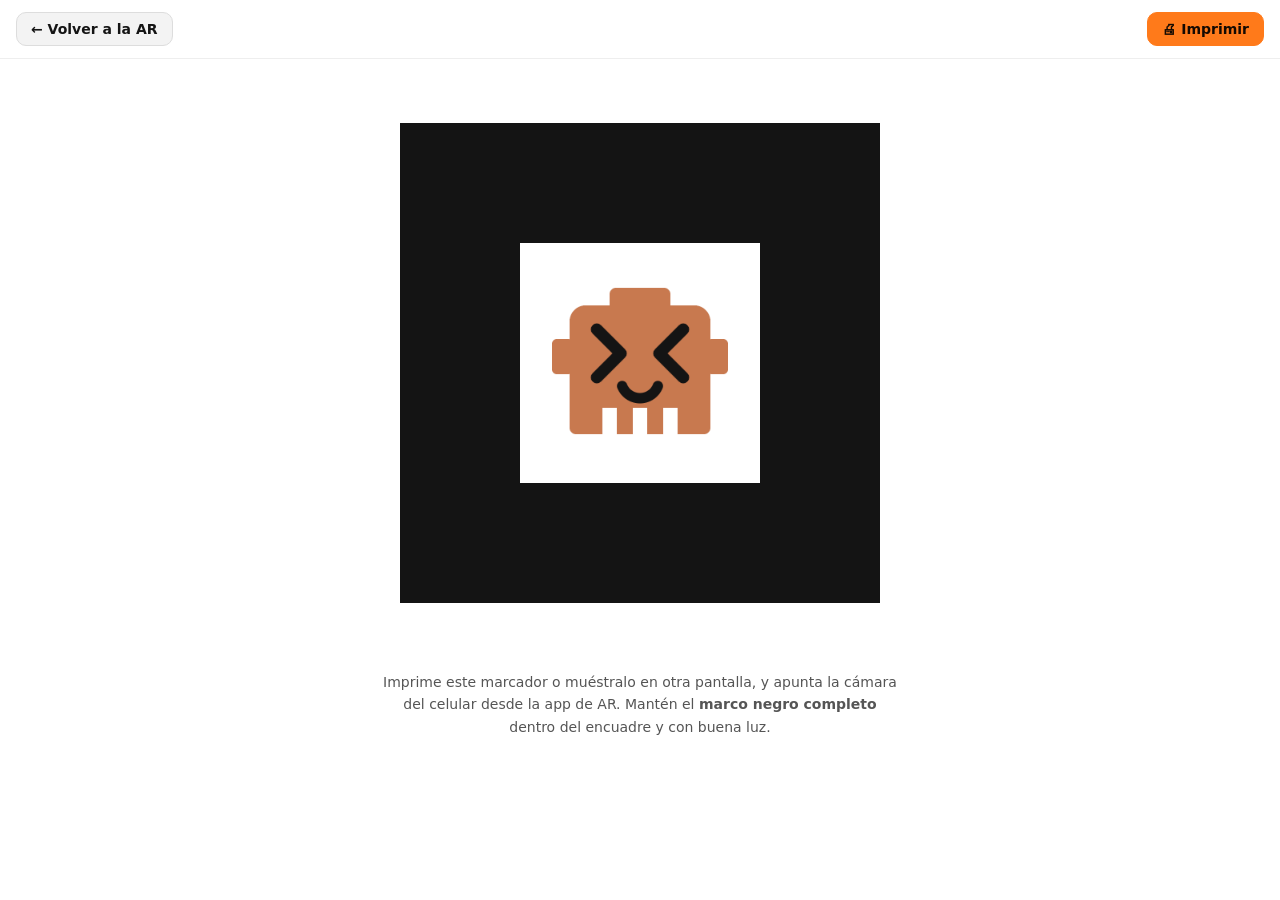
<file: gesto/ar/marcador.html>
<!doctype html>
<html lang="es">
  <head>
    <meta charset="utf-8" />
    <meta name="viewport" content="width=device-width, initial-scale=1" />
    <title>Marcador · GESTO AR</title>
    <style>
      :root { --accent: #ff7a1a; }
      html, body { margin: 0; background: #fff; color: #141414;
        font-family: "Inter", system-ui, -apple-system, sans-serif; }
      .bar { display: flex; align-items: center; justify-content: space-between; gap: 10px;
        padding: 12px 16px; border-bottom: 1px solid #eee; }
      .bar a, .bar button { text-decoration: none; font: inherit; font-size: 14px; font-weight: 600;
        color: #141414; background: #f3f3f3; border: 1px solid #ddd; border-radius: 10px;
        padding: 8px 14px; cursor: pointer; }
      .bar .primary { background: var(--accent); border-color: var(--accent); color: #140a02; }
      .wrap { display: flex; flex-direction: column; align-items: center; gap: 14px; padding: 24px 16px 40px; }
      .wrap img { width: min(78vmin, 560px); height: auto; display: block; }
      .tip { max-width: 520px; text-align: center; color: #555; font-size: 14px; line-height: 1.6; }
      @media print {
        .bar, .tip { display: none; }
        .wrap { padding: 0; }
        .wrap img { width: 15cm; height: 15cm; }
      }
    </style>
  </head>
  <body>
    <div class="bar">
      <a href="index.html">← Volver a la AR</a>
      <button class="primary" onclick="window.print()">🖨 Imprimir</button>
    </div>
    <div class="wrap">
      <img src="assets/marker.png" alt="Marcador del robot para AR" />
      <p class="tip">Imprime este marcador o muéstralo en otra pantalla, y apunta la cámara del celular
        desde la app de AR. Mantén el <b>marco negro completo</b> dentro del encuadre y con buena luz.</p>
    </div>
  </body>
</html>
</file>
<file: css/site.css>
/* ============================================================
   Sistema visual común — portafolio, páginas de proyecto y apps
   ============================================================ */
:root{
  --bg:#0c0d10;
  --bg-2:#111317;
  --surface:#16181d;
  --surface-2:#1c1f26;
  --line:rgba(255,255,255,.08);
  --line-2:rgba(255,255,255,.14);
  --text:#eceef2;
  --muted:#9aa1ad;
  --faint:#6b7280;
  --accent:#ff7a1a;
  --accent-2:#ffb15c;
  --ok:#3ddc84;
  --warn:#ffb020;
  --radius:16px;
  --radius-sm:10px;
  --max:1120px;
  --font:'Inter', system-ui, -apple-system, 'Segoe UI', Roboto, sans-serif;
  --mono:'JetBrains Mono', ui-monospace, 'Cascadia Code', Consolas, monospace;
}
*{box-sizing:border-box}
html{scroll-behavior:smooth}
html,body{margin:0;padding:0}
body{background:var(--bg);color:var(--text);font-family:var(--font);font-size:16px;line-height:1.6;-webkit-font-smoothing:antialiased}
img{max-width:100%;display:block}
a{color:inherit}
::selection{background:var(--accent);color:#111}

.wrap{max-width:var(--max);margin:0 auto;padding:0 24px}
.eyebrow{font-family:var(--mono);font-size:.74rem;letter-spacing:.14em;text-transform:uppercase;color:var(--accent)}
.muted{color:var(--muted)}
h1,h2,h3{line-height:1.15;margin:0;font-weight:650;letter-spacing:-.02em}
h1{font-size:clamp(2.2rem,5.2vw,3.8rem)}
h2{font-size:clamp(1.5rem,3vw,2.1rem)}
h3{font-size:1.1rem;letter-spacing:-.01em}
p{margin:0}

/* ---------- barra superior ---------- */
.topbar{position:sticky;top:0;z-index:20;backdrop-filter:blur(12px);background:rgba(12,13,16,.72);border-bottom:1px solid var(--line)}
.topbar .wrap{display:flex;align-items:center;justify-content:space-between;height:60px;gap:16px}
.brand{display:flex;align-items:center;gap:10px;text-decoration:none;font-weight:650;letter-spacing:-.01em}
.brand-dot{width:10px;height:10px;border-radius:50%;background:var(--accent);box-shadow:0 0 14px var(--accent)}
.nav{display:flex;gap:6px;flex-wrap:wrap}
.nav a{text-decoration:none;color:var(--muted);font-size:.9rem;padding:6px 12px;border-radius:999px}
.nav a:hover,.nav a[aria-current="page"]{color:var(--text);background:var(--surface)}

/* ---------- botones ---------- */
.btn{display:inline-flex;align-items:center;justify-content:center;gap:8px;padding:11px 18px;border-radius:999px;border:1px solid var(--line-2);background:var(--surface);color:var(--text);font:600 .92rem var(--font);text-decoration:none;cursor:pointer;transition:background .15s,border-color .15s,transform .15s}
.btn:hover{background:var(--surface-2);border-color:rgba(255,255,255,.24)}
.btn:active{transform:translateY(1px)}
.btn.primary{background:var(--accent);border-color:var(--accent);color:#16110b}
.btn.primary:hover{background:var(--accent-2);border-color:var(--accent-2)}
.btn.small{padding:7px 12px;font-size:.82rem}
.btn[disabled]{opacity:.45;cursor:not-allowed}
.btn-row{display:flex;flex-wrap:wrap;gap:10px}

/* ---------- tarjetas y paneles ---------- */
.panel{background:var(--surface);border:1px solid var(--line);border-radius:var(--radius);padding:22px}
.chip{display:inline-block;font:500 .74rem var(--mono);color:var(--muted);border:1px solid var(--line-2);border-radius:999px;padding:3px 10px}
.chips{display:flex;flex-wrap:wrap;gap:6px}

/* ---------- secciones de páginas de proyecto ---------- */
.hero{padding:72px 0 40px}
.hero .lead{font-size:clamp(1.05rem,2vw,1.25rem);color:var(--muted);max-width:720px;margin-top:18px}
.hero-meta{display:grid;grid-template-columns:repeat(auto-fit,minmax(150px,1fr));gap:1px;background:var(--line);border:1px solid var(--line);border-radius:var(--radius);overflow:hidden;margin-top:36px}
.hero-meta div{background:var(--bg-2);padding:16px 18px}
.hero-meta dt{font:500 .72rem var(--mono);letter-spacing:.1em;text-transform:uppercase;color:var(--faint)}
.hero-meta dd{margin:4px 0 0;font-weight:600}
.section{padding:64px 0;border-top:1px solid var(--line)}
.section-head{display:grid;grid-template-columns:minmax(0,1fr);gap:10px;margin-bottom:28px;max-width:760px}
.section-head p{color:var(--muted)}
.figure{margin:0;background:var(--surface);border:1px solid var(--line);border-radius:var(--radius);overflow:hidden}
.figure img{width:100%;height:auto}
.figure figcaption{padding:12px 16px;font-size:.86rem;color:var(--muted);border-top:1px solid var(--line)}
.grid-2{display:grid;grid-template-columns:repeat(2,minmax(0,1fr));gap:20px}
.grid-3{display:grid;grid-template-columns:repeat(3,minmax(0,1fr));gap:20px}
@media (max-width:860px){.grid-2,.grid-3{grid-template-columns:minmax(0,1fr)}}
.facts{list-style:none;margin:0;padding:0;display:grid;gap:12px}
.facts li{display:grid;grid-template-columns:28px minmax(0,1fr);gap:10px;align-items:start}
.facts li::before{content:counter(f);counter-increment:f;font:600 .78rem var(--mono);color:var(--accent);border:1px solid rgba(255,122,26,.4);border-radius:8px;height:24px;display:grid;place-items:center}
.facts{counter-reset:f}
.timeline{display:grid;gap:18px}
.step{display:grid;grid-template-columns:120px minmax(0,1fr);gap:22px;padding:22px;background:var(--surface);border:1px solid var(--line);border-radius:var(--radius)}
.step .tag{font:600 .78rem var(--mono);color:var(--accent);letter-spacing:.08em}
.step h3{margin-bottom:6px}
.step p{color:var(--muted)}
@media (max-width:700px){.step{grid-template-columns:minmax(0,1fr)}}
table.spec{width:100%;border-collapse:collapse;font-size:.93rem}
table.spec th,table.spec td{text-align:left;padding:11px 14px;border-bottom:1px solid var(--line);vertical-align:top}
table.spec th{font:500 .72rem var(--mono);letter-spacing:.1em;text-transform:uppercase;color:var(--faint)}
table.spec td:first-child{font-weight:600;white-space:nowrap}
.table-wrap{overflow-x:auto;border:1px solid var(--line);border-radius:var(--radius);background:var(--surface)}
code,kbd{font-family:var(--mono);font-size:.86em;background:var(--surface-2);border:1px solid var(--line);border-radius:6px;padding:1px 6px}
pre{font-family:var(--mono);font-size:.82rem;background:var(--bg-2);border:1px solid var(--line);border-radius:var(--radius-sm);padding:16px;overflow-x:auto;line-height:1.5;margin:0}
.callout{border:1px solid rgba(255,122,26,.35);background:rgba(255,122,26,.06);border-radius:var(--radius);padding:18px 20px}
footer.site-foot{border-top:1px solid var(--line);padding:36px 0 60px;color:var(--faint);font-size:.88rem}
footer.site-foot .wrap{display:flex;justify-content:space-between;gap:16px;flex-wrap:wrap}

@media print{
  .topbar,.no-print{display:none!important}
  body{background:#fff;color:#111}
  .panel,.figure,.step,.table-wrap{background:#fff;border-color:#ddd}
  .muted,.section-head p,.step p{color:#444}
  .section{break-inside:avoid;padding:28px 0}
}
</file>
